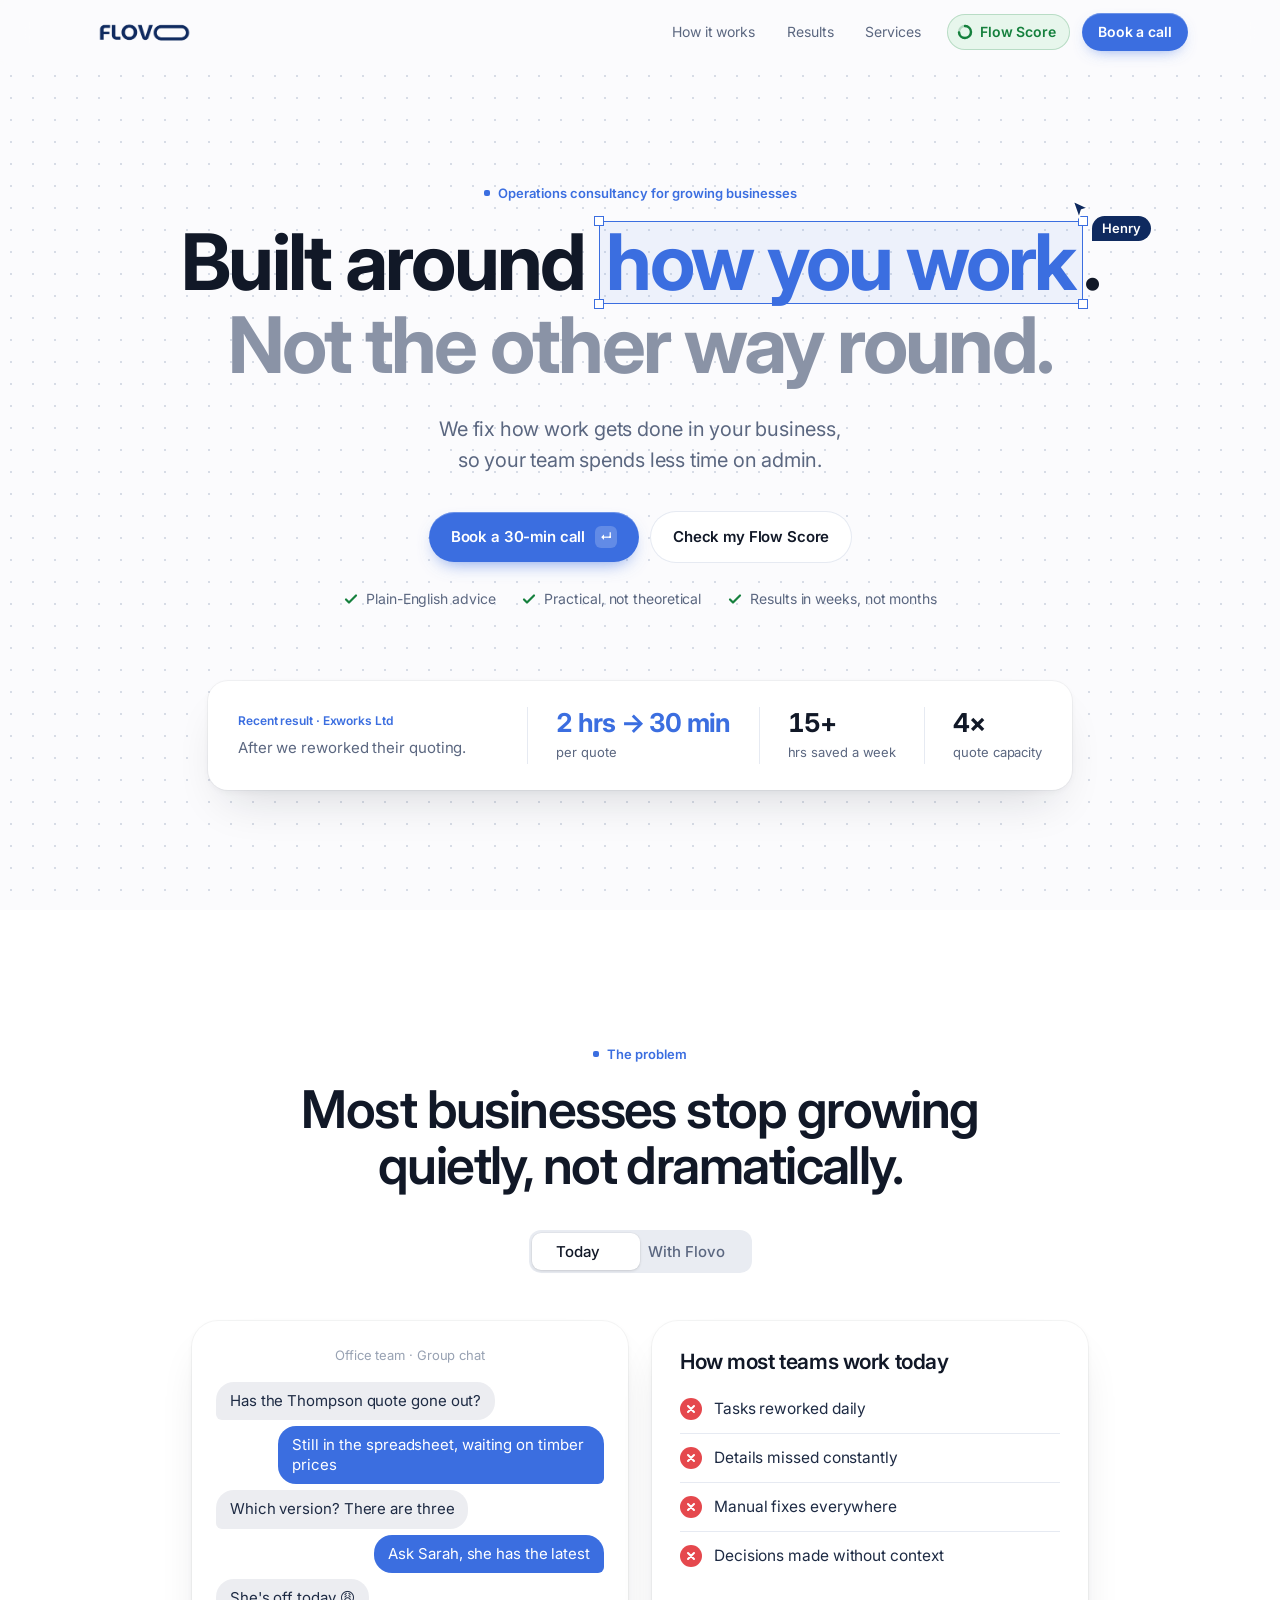
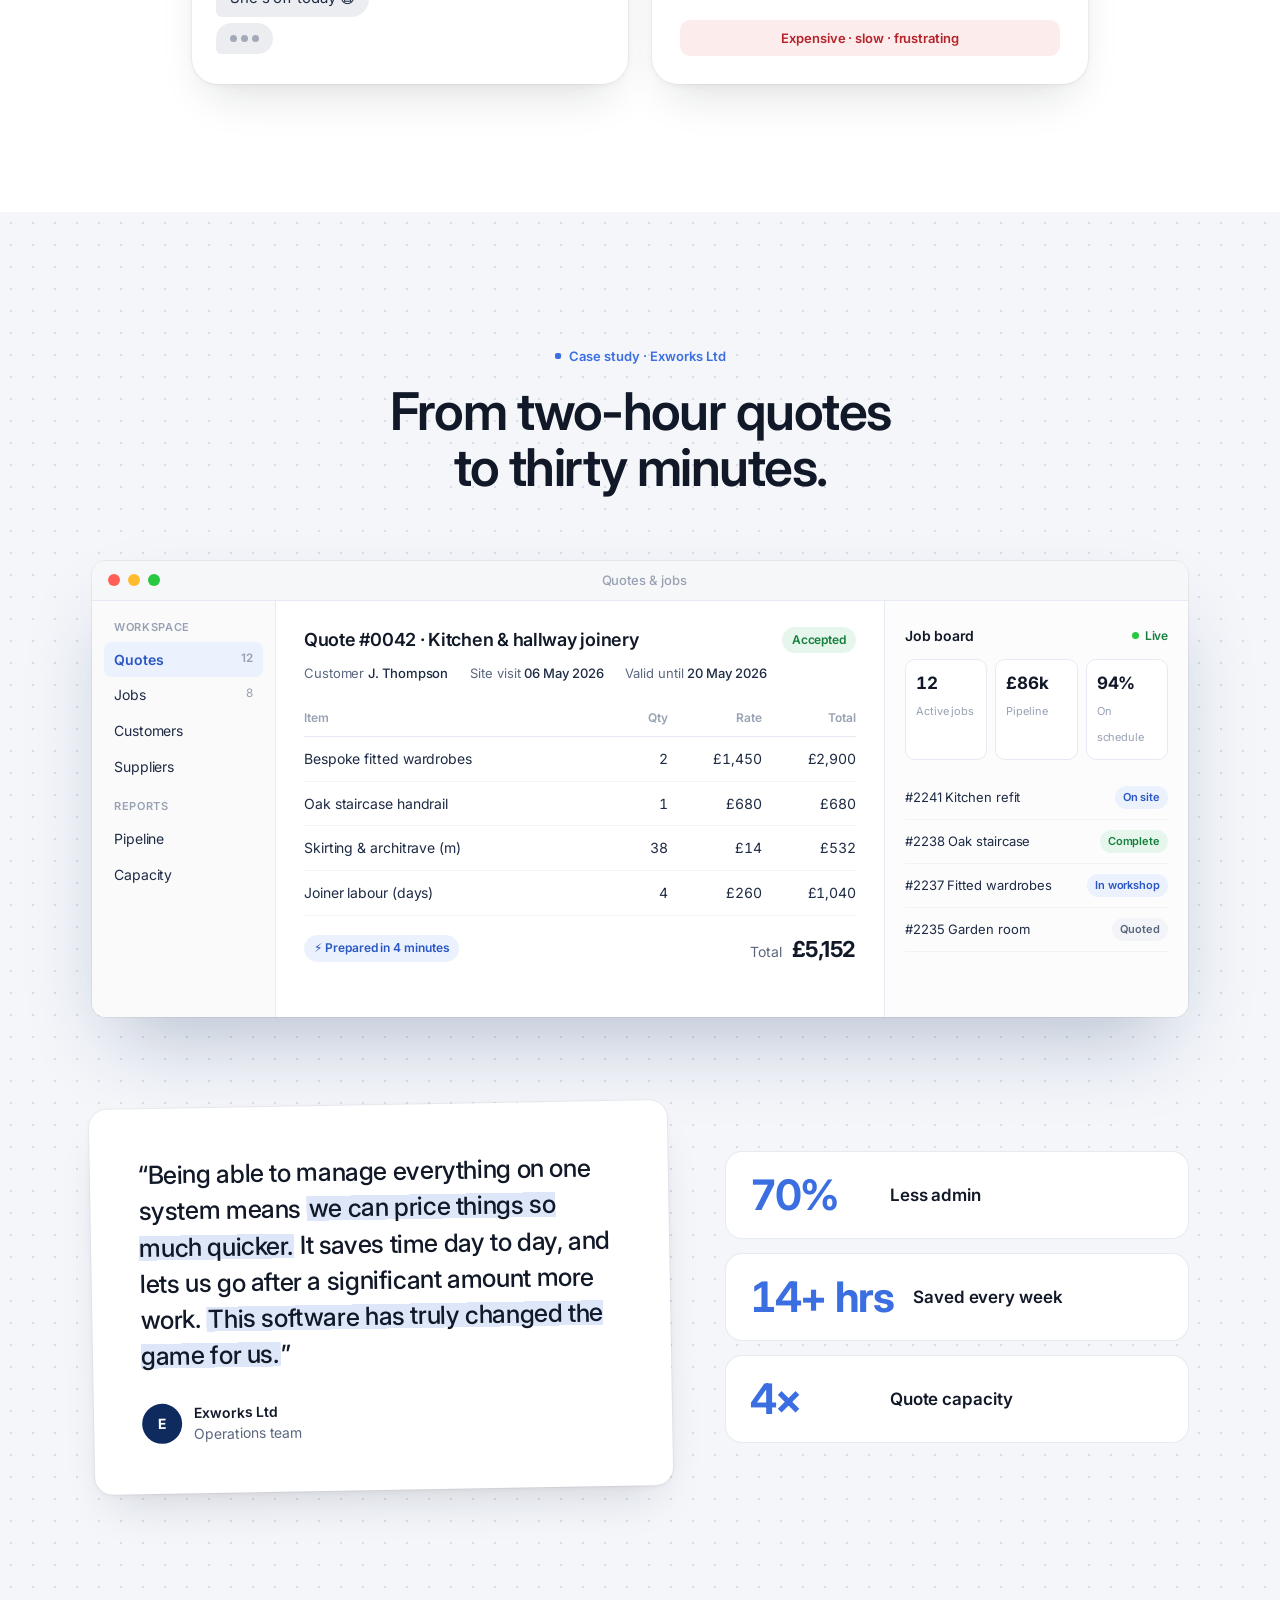
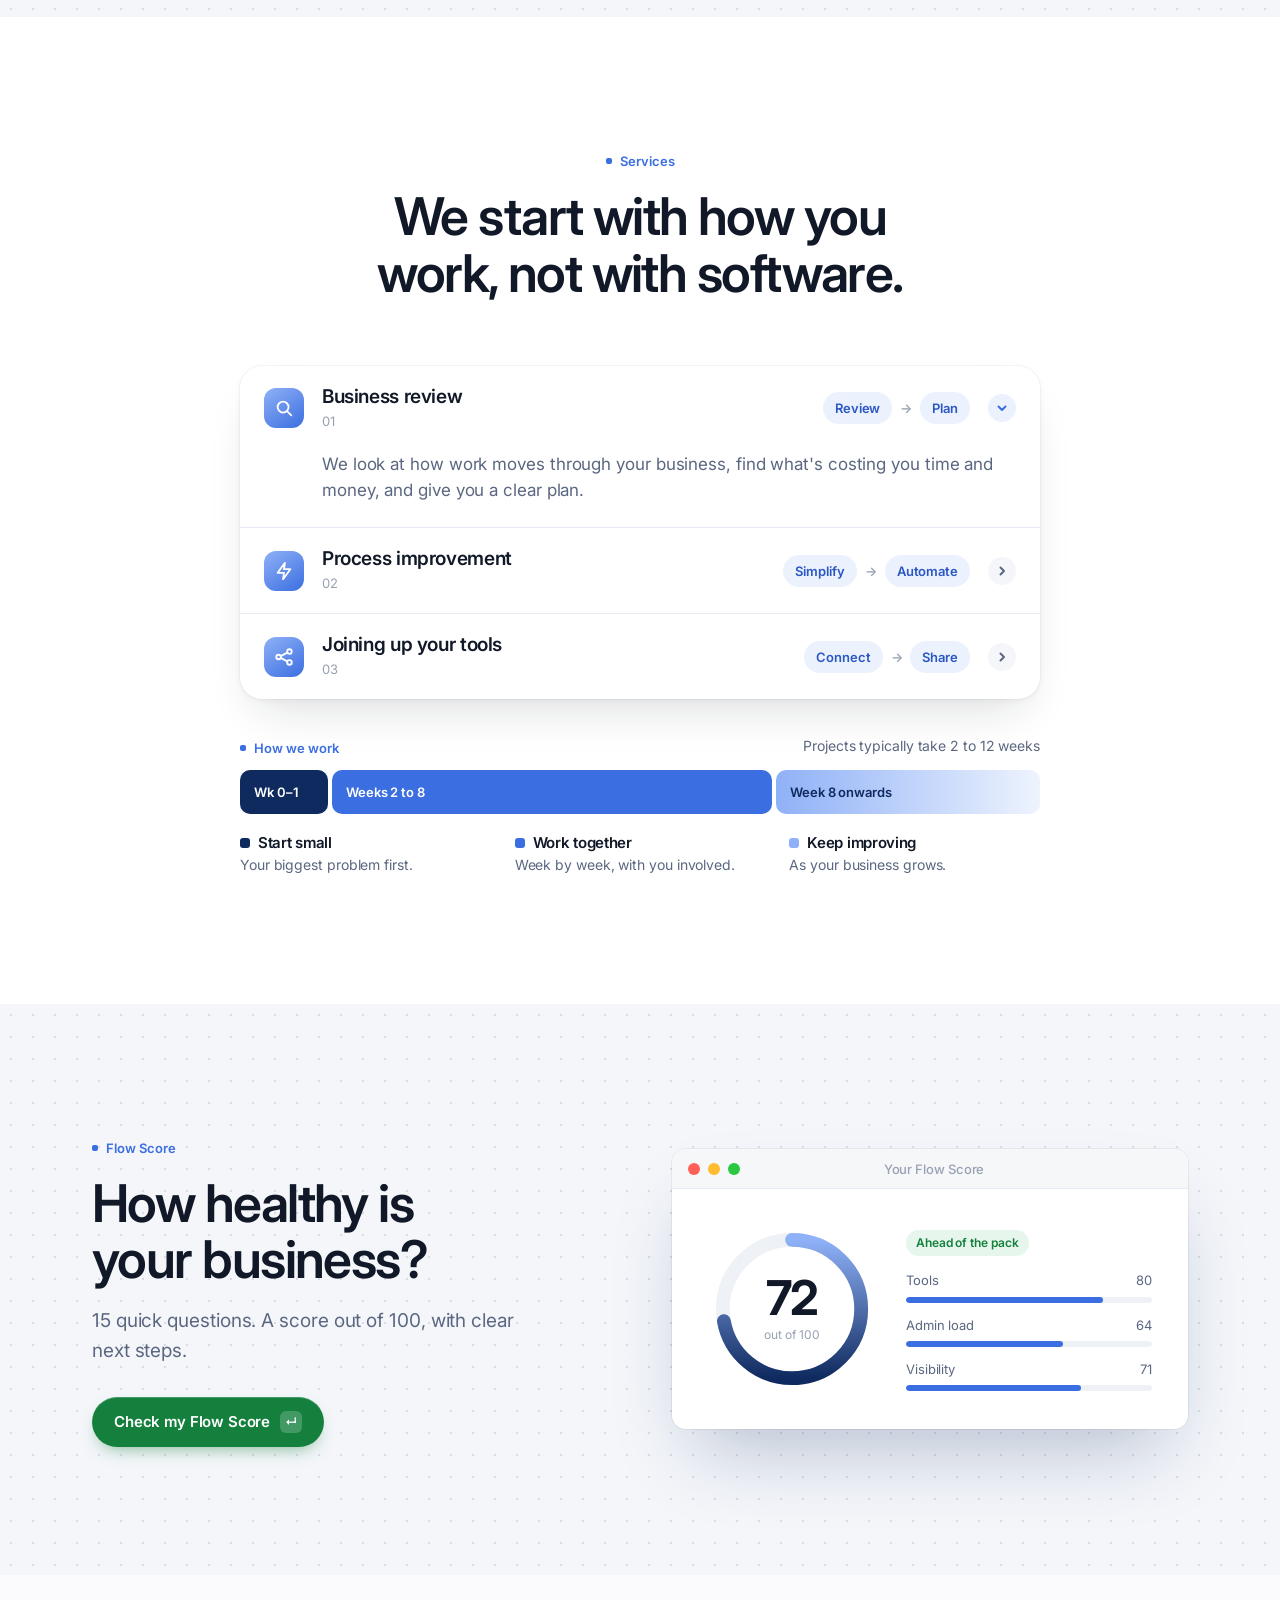
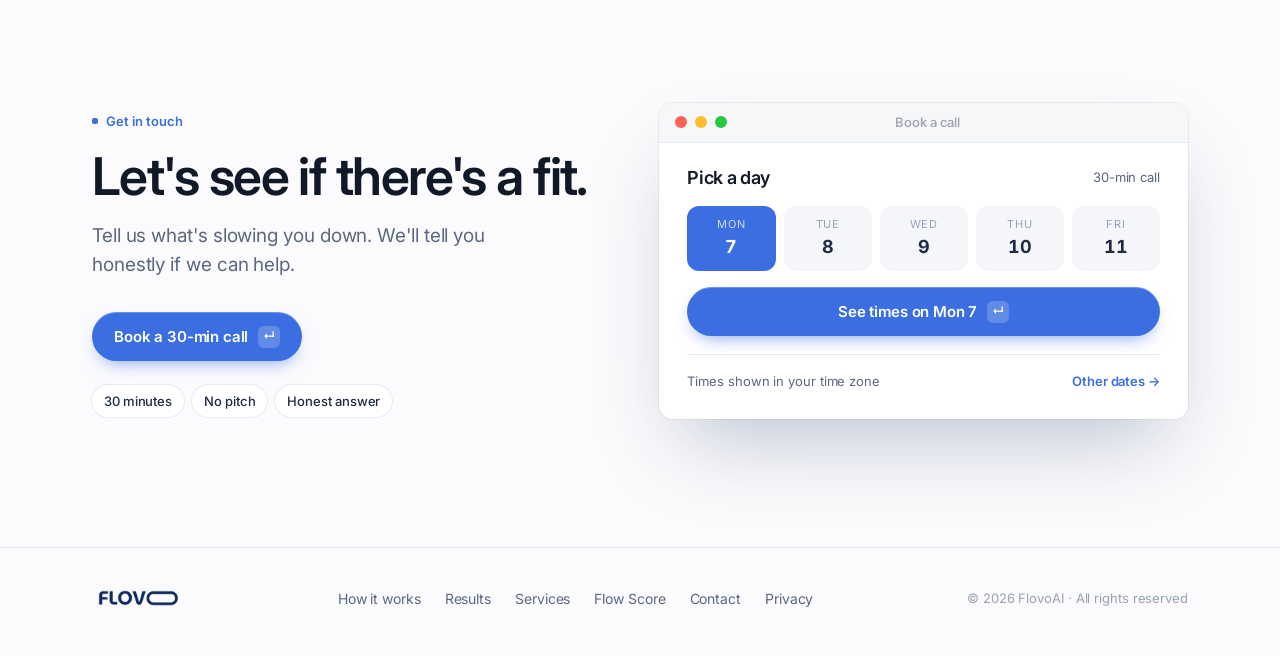
<file: index.html>
<!DOCTYPE html>
<html lang="en">
<head>
  <meta charset="UTF-8" />
  <meta name="viewport" content="width=device-width, initial-scale=1.0" />
  <meta name="theme-color" content="#FBFBFD" />
  <meta name="description" content="FlovoAI helps growing businesses find what is slowing them down, redesign the way work flows, and put the right tools in place, so teams spend less time on admin." />
  <title>FlovoAI | Operations Consultancy for Growing Businesses</title>
  <link rel="canonical" href="https://flovoai.com/" />

  <!-- Open Graph -->
  <meta property="og:type" content="website" />
  <meta property="og:url" content="https://flovoai.com/" />
  <meta property="og:title" content="FlovoAI | Operations Consultancy for Growing Businesses" />
  <meta property="og:description" content="FlovoAI helps growing businesses find what is slowing them down, redesign the way work flows, and put the right tools in place, so teams spend less time on admin." />
  <meta property="og:image" content="https://flovoai.com/logo.png" />
  <meta property="og:site_name" content="FlovoAI" />

  <!-- Twitter Card -->
  <meta name="twitter:card" content="summary" />
  <meta name="twitter:title" content="FlovoAI | Operations Consultancy for Growing Businesses" />
  <meta name="twitter:description" content="FlovoAI helps growing businesses find what is slowing them down, redesign the way work flows, and put the right tools in place, so teams spend less time on admin." />
  <meta name="twitter:image" content="https://flovoai.com/logo.png" />

  <!-- JSON-LD structured data -->
  <script type="application/ld+json">
  {
    "@context": "https://schema.org",
    "@type": "ProfessionalService",
    "name": "FlovoAI",
    "url": "https://flovoai.com",
    "logo": "https://flovoai.com/logo.png",
    "description": "FlovoAI helps growing businesses find what is slowing them down, redesign the way work flows, and put the right tools in place, so teams spend less time on admin.",
    "areaServed": "GB",
    "serviceType": ["Operations Consultancy", "Process Improvement", "Business Systems Integration"],
    "contactPoint": {
      "@type": "ContactPoint",
      "contactType": "sales",
      "url": "https://cal.com/flovoai/30min"
    }
  }
  </script>

  <link rel="preconnect" href="https://fonts.googleapis.com" />
  <link rel="preconnect" href="https://fonts.gstatic.com" crossorigin />
  <link href="https://fonts.googleapis.com/css2?family=Inter:opsz,wght@14..32,400..700&display=swap" rel="stylesheet" />
  <link rel="icon" type="image/png" href="faviconv2.png" />
  <link rel="apple-touch-icon" href="faviconv2.png" />
  <link rel="stylesheet" href="home.css" />
  <script>document.documentElement.classList.add('js')</script>
</head>
<body>

  <header class="nav" id="nav">
    <div class="wrap nav-row">
      <a class="brand" href="#top" aria-label="FlovoAI home"><span class="logo" role="img" aria-label="FlovoAI"></span></a>
      <nav class="nav-links" aria-label="Primary">
        <a class="nav-link" href="#how">How it works</a>
        <a class="nav-link" href="#results">Results</a>
        <a class="nav-link" href="#services">Services</a>
        <a class="nav-score" href="/questionnaire"><svg class="nav-score-icon" viewBox="0 0 16 16" aria-hidden="true"><circle cx="8" cy="8" r="6" class="t"/><circle cx="8" cy="8" r="6" class="f"/></svg><span>Flow Score</span></a>
        <a class="nav-cta" href="https://cal.com/flovoai/30min" target="_blank" rel="noopener">Book a call</a>
      </nav>
    </div>
  </header>

  <main id="top">

    <!-- HERO -->
    <section class="hero dots">
      <div class="wrap hero-copy">
        <p class="eyebrow">Operations consultancy for growing businesses</p>
        <h1>Built around <span class="sel"><b></b><b></b><b></b><b></b>how you work<span class="cursor" aria-hidden="true"><svg width="18" height="20" viewBox="0 0 18 20"><path d="M1 1l15 7-6.5 2L7 18z" fill="#0F2A5F" stroke="#fff" stroke-width="1.5" stroke-linejoin="round"/></svg><span>Henry</span></span></span>.<br><span class="h1-soft">Not the other way round.</span></h1>
        <p class="hero-sub">We fix how work gets done in your business, so your team spends less time on admin.</p>
        <div class="hero-cta">
          <a class="btn btn-primary" href="https://cal.com/flovoai/30min" target="_blank" rel="noopener">Book a 30-min call <span class="btn-arrow" aria-hidden="true">↵</span></a>
          <a class="btn btn-ghost" href="/questionnaire">Check my Flow Score</a>
        </div>
        <ul class="hero-trust">
          <li>Plain-English advice</li>
          <li>Practical, not theoretical</li>
          <li>Results in weeks, not months</li>
        </ul>
      </div>
      <div class="wrap">
        <aside class="hero-card" aria-label="Recent result">
          <div class="hero-card-intro">
            <div class="hero-card-label">Recent result · Exworks Ltd</div>
            <p>After we reworked their quoting.</p>
          </div>
          <div class="hero-card-figs">
            <div class="fig fig-main"><strong><span class="n" data-target="2" data-delay="700">2</span> hrs → <span class="n" data-target="30" data-delay="700">30</span> min</strong><span>per quote</span></div>
            <div class="fig"><strong><span class="n" data-target="15" data-delay="700">15</span>+</strong><span>hrs saved a week</span></div>
            <div class="fig"><strong><span class="n" data-target="4" data-delay="700">4</span>×</strong><span>quote capacity</span></div>
          </div>
        </aside>
      </div>
    </section>

    <!-- PROBLEM + BEFORE / AFTER -->
    <section id="how" class="sec sec-compare white">
      <div class="wrap">
        <div class="sec-head">
          <div class="kicker">The problem</div>
          <h2>Most businesses stop growing quietly, not dramatically.</h2>
        </div>
        <div class="seg" id="seg" data-view="before" role="group" aria-label="Compare how teams work">
          <span class="seg-thumb" aria-hidden="true"></span>
          <button type="button" data-view="before" aria-pressed="true" aria-controls="pane-before">Today</button>
          <button type="button" data-view="after" aria-pressed="false" aria-controls="pane-after">With Flovo</button>
        </div>
        <div class="panes">
          <div class="pane" id="pane-before">
            <div class="chat" aria-label="Example group chat today">
              <div class="chat-head">Office team · Group chat</div>
              <div class="bub bub-them">Has the Thompson quote gone out?</div>
              <div class="bub bub-me">Still in the spreadsheet, waiting on timber prices</div>
              <div class="bub bub-them">Which version? There are three</div>
              <div class="bub bub-me">Ask Sarah, she has the latest</div>
              <div class="bub bub-them">She's off today 😩</div>
              <div class="bub bub-them bub-typing" aria-hidden="true"><i></i><i></i><i></i></div>
            </div>
            <div class="checklist">
              <h3>How most teams work today</h3>
              <ul>
                <li><span class="tick tick-bad" aria-hidden="true"><svg viewBox="0 0 12 12" fill="none" stroke="currentColor" stroke-width="2" stroke-linecap="round"><path d="M3 3l6 6M9 3l-6 6"/></svg></span>Tasks reworked daily</li>
                <li><span class="tick tick-bad" aria-hidden="true"><svg viewBox="0 0 12 12" fill="none" stroke="currentColor" stroke-width="2" stroke-linecap="round"><path d="M3 3l6 6M9 3l-6 6"/></svg></span>Details missed constantly</li>
                <li><span class="tick tick-bad" aria-hidden="true"><svg viewBox="0 0 12 12" fill="none" stroke="currentColor" stroke-width="2" stroke-linecap="round"><path d="M3 3l6 6M9 3l-6 6"/></svg></span>Manual fixes everywhere</li>
                <li><span class="tick tick-bad" aria-hidden="true"><svg viewBox="0 0 12 12" fill="none" stroke="currentColor" stroke-width="2" stroke-linecap="round"><path d="M3 3l6 6M9 3l-6 6"/></svg></span>Decisions made without context</li>
              </ul>
              <div class="verdict verdict-bad">Expensive · slow · frustrating</div>
            </div>
          </div>
          <div class="pane" id="pane-after" hidden>
            <div class="chat" aria-label="Example team chat with Flovo">
              <div class="chat-head">Office team · Flovo</div>
              <div class="bub bub-them">Has the Thompson quote gone out?</div>
              <div class="bub bub-me">Yes, built in 4 mins. Accepted this morning ✓</div>
              <div class="bub bub-them">Great, is the job booked in?</div>
              <div class="bub bub-me">Already on the board, materials ordered</div>
              <div class="bub bub-them">Perfect 👌</div>
            </div>
            <div class="checklist">
              <h3>How it works with Flovo</h3>
              <ul>
                <li><span class="tick tick-good" aria-hidden="true"><svg viewBox="0 0 12 12" fill="none" stroke="currentColor" stroke-width="2" stroke-linecap="round" stroke-linejoin="round"><path d="M2.5 6.5l2.5 2.5 4.5-5"/></svg></span>Joined-up, automated processes</li>
                <li><span class="tick tick-good" aria-hidden="true"><svg viewBox="0 0 12 12" fill="none" stroke="currentColor" stroke-width="2" stroke-linecap="round" stroke-linejoin="round"><path d="M2.5 6.5l2.5 2.5 4.5-5"/></svg></span>Nothing falls through the cracks</li>
                <li><span class="tick tick-good" aria-hidden="true"><svg viewBox="0 0 12 12" fill="none" stroke="currentColor" stroke-width="2" stroke-linecap="round" stroke-linejoin="round"><path d="M2.5 6.5l2.5 2.5 4.5-5"/></svg></span>Problems caught early</li>
                <li><span class="tick tick-good" aria-hidden="true"><svg viewBox="0 0 12 12" fill="none" stroke="currentColor" stroke-width="2" stroke-linecap="round" stroke-linejoin="round"><path d="M2.5 6.5l2.5 2.5 4.5-5"/></svg></span>The full picture behind every decision</li>
              </ul>
              <div class="verdict verdict-good">Fast · reliable · ready to scale</div>
            </div>
          </div>
        </div>
      </div>
    </section>

    <!-- RESULTS: EXWORKS -->
    <section id="results" class="sec dots tinted">
      <div class="wrap">
        <div class="sec-head">
          <div class="kicker">Case study · Exworks Ltd</div>
          <h2>From two-hour quotes to thirty minutes.</h2>
        </div>
        <div class="window" style="margin-top:clamp(3rem,6vw,4rem)" role="img" aria-label="Example: a joinery quote built in four minutes, next to a live job board">
          <div class="titlebar"><i></i><i></i><i></i><em>Quotes &amp; jobs</em></div>
          <div class="app" aria-hidden="true">
            <div class="app-side">
              <p>Workspace</p>
              <span class="on">Quotes <small>12</small></span><span>Jobs <small>8</small></span><span>Customers</span><span>Suppliers</span>
              <p>Reports</p>
              <span>Pipeline</span><span>Capacity</span>
            </div>
            <div class="app-main">
              <div class="quote-head"><h3>Quote #0042 · Kitchen &amp; hallway joinery</h3><span class="pill pill-green">Accepted</span></div>
              <div class="quote-meta"><span>Customer <b>J. Thompson</b></span><span>Site visit <b>06 May 2026</b></span><span>Valid until <b>20 May 2026</b></span></div>
              <table>
                <tr><th>Item</th><th>Qty</th><th>Rate</th><th>Total</th></tr>
                <tr><td>Bespoke fitted wardrobes</td><td>2</td><td>£1,450</td><td>£2,900</td></tr>
                <tr><td>Oak staircase handrail</td><td>1</td><td>£680</td><td>£680</td></tr>
                <tr><td>Skirting &amp; architrave (m)</td><td>38</td><td>£14</td><td>£532</td></tr>
                <tr><td>Joiner labour (days)</td><td>4</td><td>£260</td><td>£1,040</td></tr>
              </table>
              <div class="quote-total"><span class="pill">⚡ Prepared in 4 minutes</span><span>Total <b>£5,152</b></span></div>
            </div>
            <div class="app-board">
              <h4>Job board <span class="live">Live</span></h4>
              <div class="kpis"><div><b>12</b><small>Active jobs</small></div><div><b>£86k</b><small>Pipeline</small></div><div><b>94%</b><small>On schedule</small></div></div>
              <div class="job"><span>#2241 Kitchen refit</span><span class="pill">On site</span></div>
              <div class="job"><span>#2238 Oak staircase</span><span class="pill pill-green">Complete</span></div>
              <div class="job"><span>#2237 Fitted wardrobes</span><span class="pill">In workshop</span></div>
              <div class="job"><span>#2235 Garden room</span><span class="pill pill-grey">Quoted</span></div>
            </div>
          </div>
        </div>
        <div class="case-grid">
          <figure class="quote-card">
            <blockquote>“Being able to manage everything on one system means <mark>we can price things so much quicker.</mark> It saves time day to day, and lets us go after a significant amount more work. <mark>This software has truly changed the game for us.</mark>”</blockquote>
            <figcaption class="quote-by"><i aria-hidden="true">E</i><span><b>Exworks Ltd</b>Operations team</span></figcaption>
          </figure>
          <div class="stats">
            <div class="stat"><b><span data-target="75">75</span>%</b><div><strong>Less admin</strong></div></div>
            <div class="stat"><b><span data-target="15">15</span>+ hrs</b><div><strong>Saved every week</strong></div></div>
            <div class="stat"><b><span data-target="4">4</span>×</b><div><strong>Quote capacity</strong></div></div>
          </div>
        </div>
      </div>
    </section>

    <!-- SERVICES + HOW WE WORK -->
    <section id="services" class="sec white">
      <div class="wrap">
        <div class="sec-head">
          <div class="kicker">Services</div>
          <h2>We start with how you work, not with software.</h2>
        </div>
        <div class="svc-list">
          <details class="svc-item" open>
            <summary><span class="svc-icon" aria-hidden="true"><svg viewBox="0 0 22 22" fill="none" stroke="currentColor" stroke-width="2" stroke-linecap="round"><circle cx="10" cy="10" r="6"/><path d="M15 15l4 4"/></svg></span><span><h3>Business review</h3><span class="svc-num">01</span></span><span class="svc-flow" aria-hidden="true"><span>Review</span><i aria-hidden="true">→</i><span>Plan</span></span><span class="svc-chev" aria-hidden="true"><svg viewBox="0 0 12 12" fill="none" stroke="currentColor" stroke-width="2" stroke-linecap="round" stroke-linejoin="round"><path d="M4.5 2.5L8 6l-3.5 3.5"/></svg></span></summary>
            <div class="svc-body"><p>We look at how work moves through your business, find what's costing you time and money, and give you a clear plan.</p><span class="svc-flow"><span>Review</span><i aria-hidden="true">→</i><span>Plan</span></span></div>
          </details>
          <details class="svc-item">
            <summary><span class="svc-icon" aria-hidden="true"><svg viewBox="0 0 22 22" fill="none" stroke="currentColor" stroke-width="2" stroke-linejoin="round"><path d="M12 2L4 13h7l-1 7 8-11h-7z"/></svg></span><span><h3>Process improvement</h3><span class="svc-num">02</span></span><span class="svc-flow" aria-hidden="true"><span>Simplify</span><i aria-hidden="true">→</i><span>Automate</span></span><span class="svc-chev" aria-hidden="true"><svg viewBox="0 0 12 12" fill="none" stroke="currentColor" stroke-width="2" stroke-linecap="round" stroke-linejoin="round"><path d="M4.5 2.5L8 6l-3.5 3.5"/></svg></span></summary>
            <div class="svc-body"><p>We simplify slow, repetitive tasks and automate the ones that don't need a person, built around how your team works.</p><span class="svc-flow"><span>Simplify</span><i aria-hidden="true">→</i><span>Automate</span></span></div>
          </details>
          <details class="svc-item">
            <summary><span class="svc-icon" aria-hidden="true"><svg viewBox="0 0 22 22" fill="none" stroke="currentColor" stroke-width="2"><circle cx="5" cy="11" r="2.5"/><circle cx="17" cy="5" r="2.5"/><circle cx="17" cy="17" r="2.5"/><path d="M7.3 10l7.4-3.8M7.3 12l7.4 3.8"/></svg></span><span><h3>Joining up your tools</h3><span class="svc-num">03</span></span><span class="svc-flow" aria-hidden="true"><span>Connect</span><i aria-hidden="true">→</i><span>Share</span></span><span class="svc-chev" aria-hidden="true"><svg viewBox="0 0 12 12" fill="none" stroke="currentColor" stroke-width="2" stroke-linecap="round" stroke-linejoin="round"><path d="M4.5 2.5L8 6l-3.5 3.5"/></svg></span></summary>
            <div class="svc-body"><p>We link the tools you already use so everyone sees the same information, with no typing things in twice.</p><span class="svc-flow"><span>Connect</span><i aria-hidden="true">→</i><span>Share</span></span></div>
          </details>
        </div>
        <div class="timeline">
          <div class="timeline-head"><span class="kicker">How we work</span><span>Projects typically take 2 to 12 weeks</span></div>
          <div class="timeline-bar" aria-hidden="true"><span><b>Wk 0–1</b><i>0–1</i></span><span><b>Weeks 2 to 8</b><i>Weeks 2–8</i></span><span><b>Week 8 onwards</b><i>8+</i></span></div>
          <ol class="timeline-steps">
            <li style="--c:var(--navy)"><h3>Start small</h3>Your biggest problem first.</li>
            <li style="--c:var(--blue)"><h3>Work together</h3>Week by week, with you involved.</li>
            <li style="--c:var(--sky)"><h3>Keep improving</h3>As your business grows.</li>
          </ol>
        </div>
      </div>
    </section>

    <!-- FLOW SCORE -->
    <section class="sec dots tinted">
      <div class="wrap flow-tile">
        <div class="flow-copy">
          <div class="kicker">Flow Score</div>
          <h2>How healthy is your business?</h2>
          <p>15 quick questions. A score out of 100, with clear next steps.</p>
          <a class="btn btn-green" href="/questionnaire">Check my Flow Score <span class="btn-arrow" aria-hidden="true">↵</span></a>
        </div>
        <div class="window flow-window" aria-hidden="true">
          <div class="titlebar"><i></i><i></i><i></i><em>Your Flow Score</em></div>
          <div class="score-body">
            <div class="flow-visual">
              <svg viewBox="0 0 170 170"><defs><linearGradient id="fvGrad"><stop offset="0" stop-color="#0F2A5F"/><stop offset="1" stop-color="#8FB1F7"/></linearGradient></defs><circle class="fv-track" cx="85" cy="85" r="70"/><circle class="fv-fill" cx="85" cy="85" r="70"/></svg>
              <div class="fv-center"><strong>72</strong><span>out of 100</span></div>
            </div>
            <div class="score-bars">
              <span class="fv-chip">Ahead of the pack</span>
              <p><span>Tools</span><span>80</span></p><div class="bar"><i style="width:80%"></i></div>
              <p><span>Admin load</span><span>64</span></p><div class="bar"><i style="width:64%"></i></div>
              <p><span>Visibility</span><span>71</span></p><div class="bar"><i style="width:71%"></i></div>
            </div>
          </div>
        </div>
      </div>
    </section>

    <!-- CONTACT -->
    <section id="contact" class="sec">
      <div class="wrap book">
        <div class="book-copy">
          <div class="kicker">Get in touch</div>
          <h2>Let's see if there's a fit.</h2>
          <p>Tell us what's slowing you down. We'll tell you honestly if we can help.</p>
          <a class="btn btn-primary" href="https://cal.com/flovoai/30min" target="_blank" rel="noopener">Book a 30-min call <span class="btn-arrow" aria-hidden="true">↵</span></a>
          <ul class="book-facts"><li>30 minutes</li><li>No pitch</li><li>Honest answer</li></ul>
        </div>
        <div class="window book-window">
          <div class="titlebar" aria-hidden="true"><i></i><i></i><i></i><em>Book a call</em></div>
          <div class="cal">
            <div class="cal-head"><h3>Pick a day</h3><span>30-min call</span></div>
            <div class="cal-days" id="calDays" role="group" aria-label="Choose a day for your call"></div>
            <a class="btn btn-primary cal-go" id="calGo" href="https://cal.com/flovoai/30min" target="_blank" rel="noopener">See available times <span class="btn-arrow" aria-hidden="true">↵</span></a>
            <div class="cal-foot"><span>Times shown in your time zone</span><a href="https://cal.com/flovoai/30min" target="_blank" rel="noopener">Other dates →</a></div>
          </div>
        </div>
      </div>
    </section>
  </main>

  <footer class="footer">
    <div class="wrap footer-row">
      <span class="logo" role="img" aria-label="FlovoAI"></span>
      <div class="footer-links"><a href="#how">How it works</a><a href="#results">Results</a><a href="#services">Services</a><a href="/questionnaire">Flow Score</a><a href="#contact">Contact</a><a href="/privacy">Privacy</a></div>
      <div class="footer-meta">© 2026 FlovoAI · All rights reserved</div>
    </div>
  </footer>

  <script src="script.js"></script>
</body>
</html>
</file>
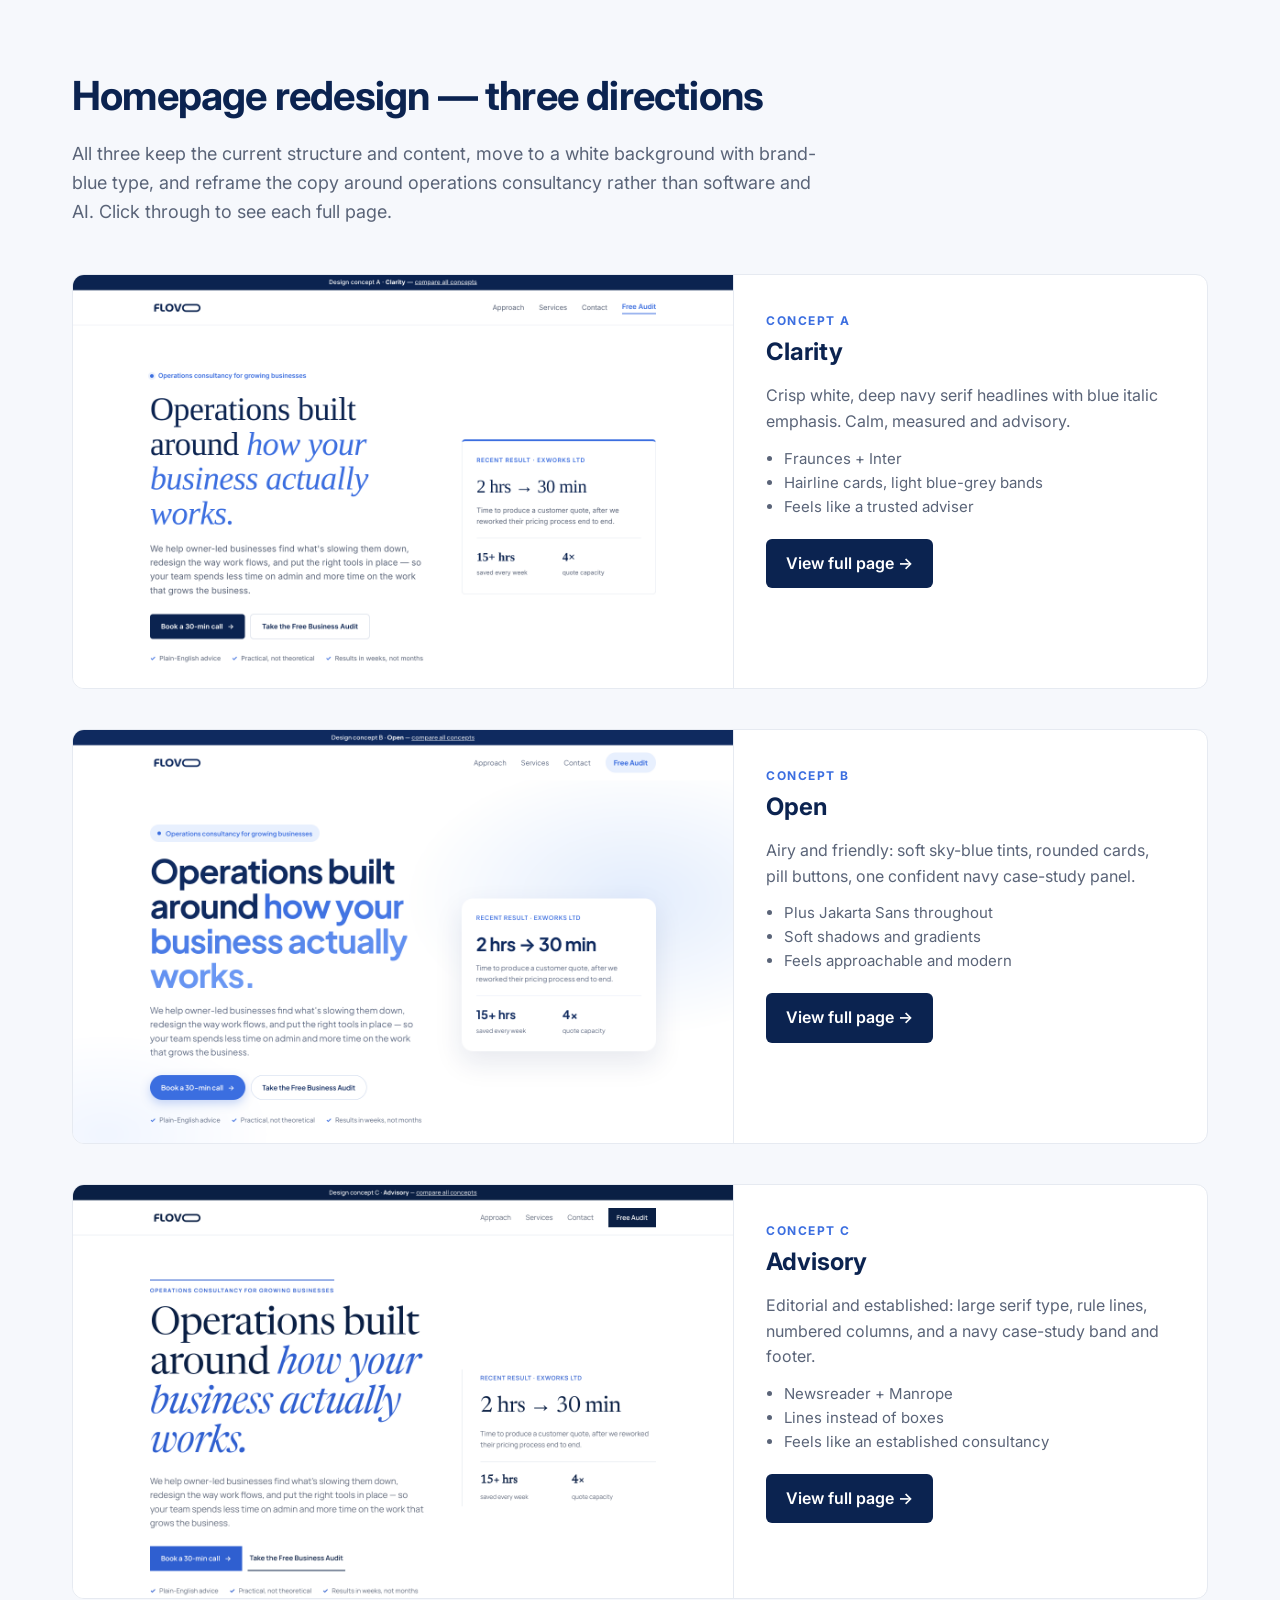
<file: concepts/index.html>
<!DOCTYPE html>
<html lang="en"><head><meta charset="UTF-8"><meta name="viewport" content="width=device-width,initial-scale=1">
<meta name="robots" content="noindex"><title>FlovoAI — Redesign concepts</title>
<link rel="icon" href="../faviconv2.png">
<link href="https://fonts.googleapis.com/css2?family=Inter:wght@400;500;600;700&display=swap" rel="stylesheet">
<style>
*{box-sizing:border-box;margin:0;padding:0}
body{font-family:Inter,system-ui,sans-serif;background:#F6F8FC;color:#1F2A3D;line-height:1.6}
.wrap{max-width:1200px;margin:0 auto;padding:64px 32px}
h1{color:#0B2350;font-size:40px;letter-spacing:-.02em}
.intro{max-width:760px;color:#5A6478;margin:12px 0 48px;font-size:18px}
.grid{display:grid;gap:40px}
.c{background:#fff;border:1px solid #E6EAF1;border-radius:12px;overflow:hidden;display:grid;grid-template-columns:1.4fr 1fr}
.c img{width:100%;display:block;border-right:1px solid #E6EAF1}
.c div{padding:32px}
.c h2{color:#0B2350;font-size:24px}
.c .tag{font-size:12px;font-weight:700;letter-spacing:.12em;text-transform:uppercase;color:#3B6EE0}
.c p{color:#5A6478;margin:12px 0}
.c ul{padding-left:18px;color:#5A6478;font-size:15px}
.c a{display:inline-block;margin-top:20px;background:#0B2350;color:#fff;padding:12px 20px;border-radius:6px;font-weight:600;text-decoration:none}
@media(max-width:900px){.c{grid-template-columns:1fr}}
</style></head><body><div class="wrap">
<h1>Homepage redesign — three directions</h1>
<p class="intro">All three keep the current structure and content, move to a white background with brand-blue type, and reframe the copy around operations consultancy rather than software and AI. Click through to see each full page.</p>
<div class="grid">
<section class="c"><img src="preview-a.png" alt="Concept A preview"><div><span class="tag">Concept A</span><h2>Clarity</h2>
<p>Crisp white, deep navy serif headlines with blue italic emphasis. Calm, measured and advisory.</p>
<ul><li>Fraunces + Inter</li><li>Hairline cards, light blue-grey bands</li><li>Feels like a trusted adviser</li></ul>
<a href="concept-a.html">View full page →</a></div></section>
<section class="c"><img src="preview-b.png" alt="Concept B preview"><div><span class="tag">Concept B</span><h2>Open</h2>
<p>Airy and friendly: soft sky-blue tints, rounded cards, pill buttons, one confident navy case-study panel.</p>
<ul><li>Plus Jakarta Sans throughout</li><li>Soft shadows and gradients</li><li>Feels approachable and modern</li></ul>
<a href="concept-b.html">View full page →</a></div></section>
<section class="c"><img src="preview-c.png" alt="Concept C preview"><div><span class="tag">Concept C</span><h2>Advisory</h2>
<p>Editorial and established: large serif type, rule lines, numbered columns, and a navy case-study band and footer.</p>
<ul><li>Newsreader + Manrope</li><li>Lines instead of boxes</li><li>Feels like an established consultancy</li></ul>
<a href="concept-c.html">View full page →</a></div></section>
</div></div></body></html>
</file>
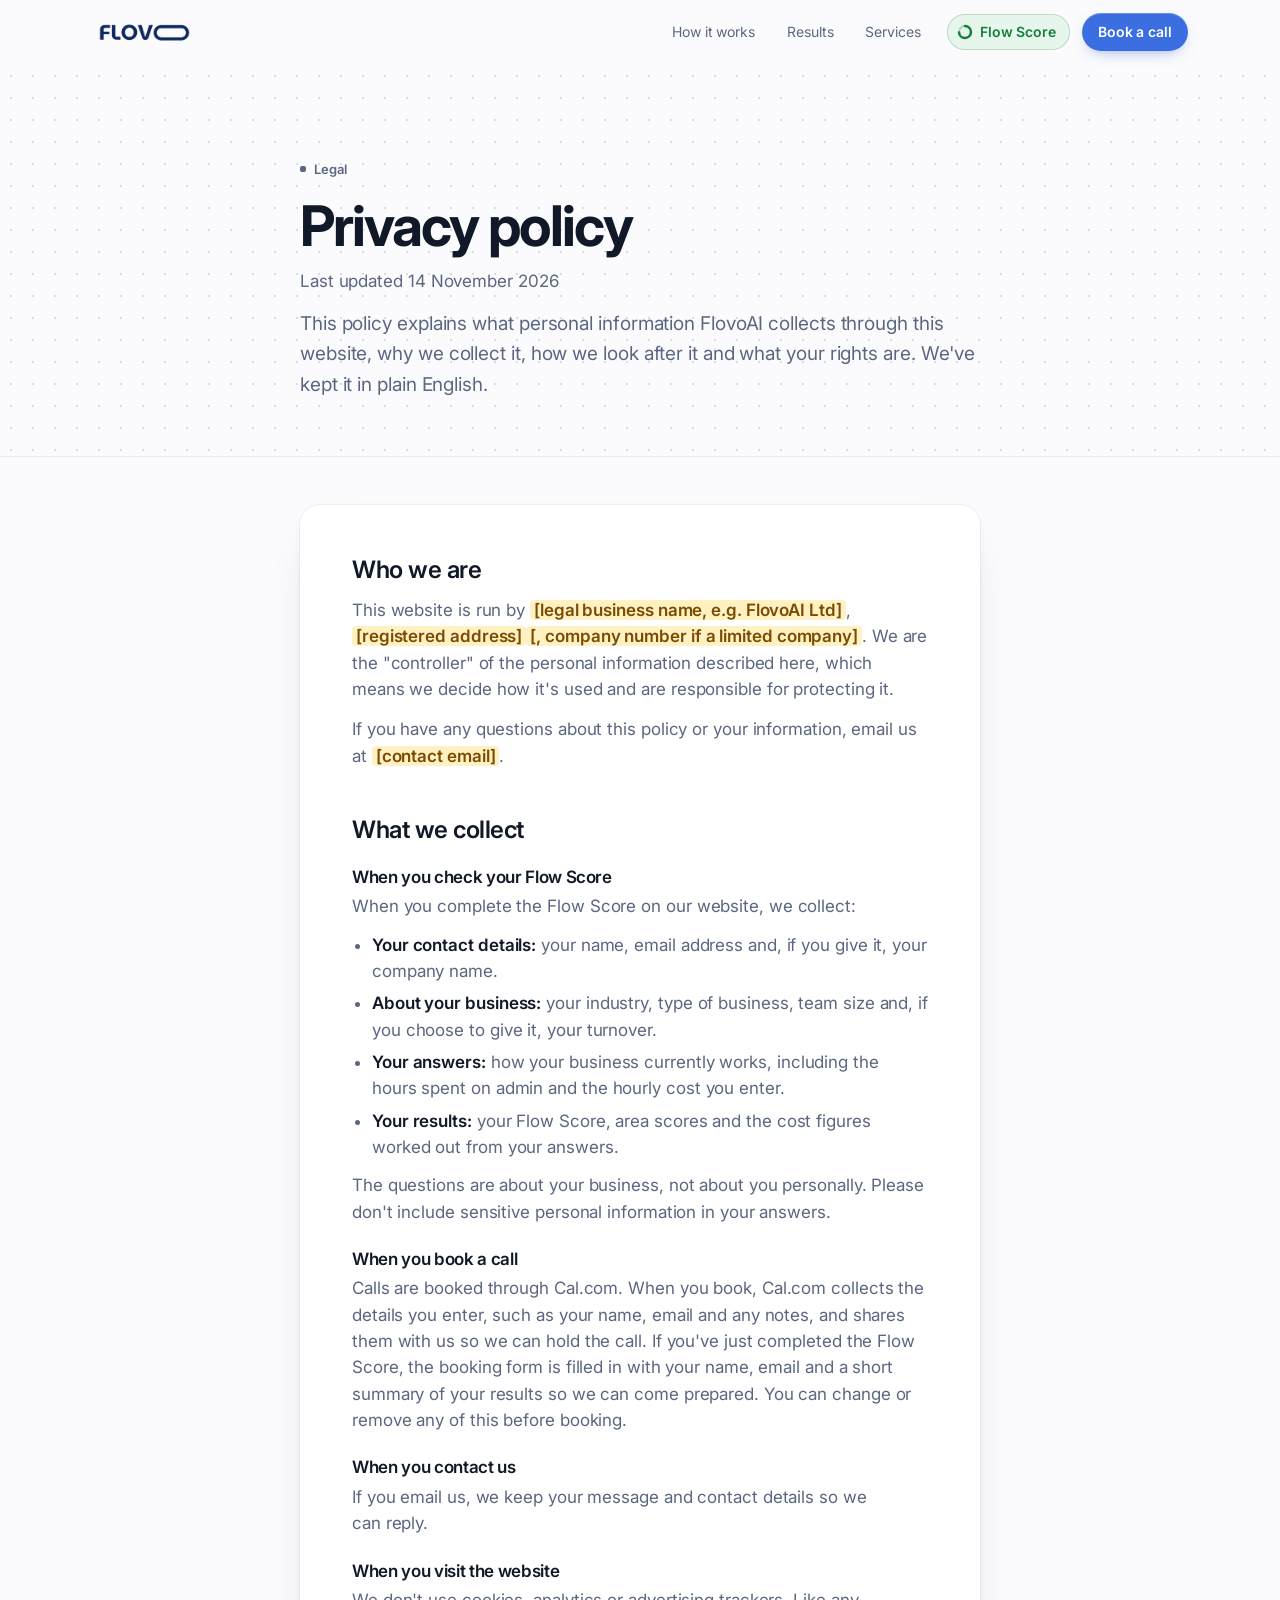
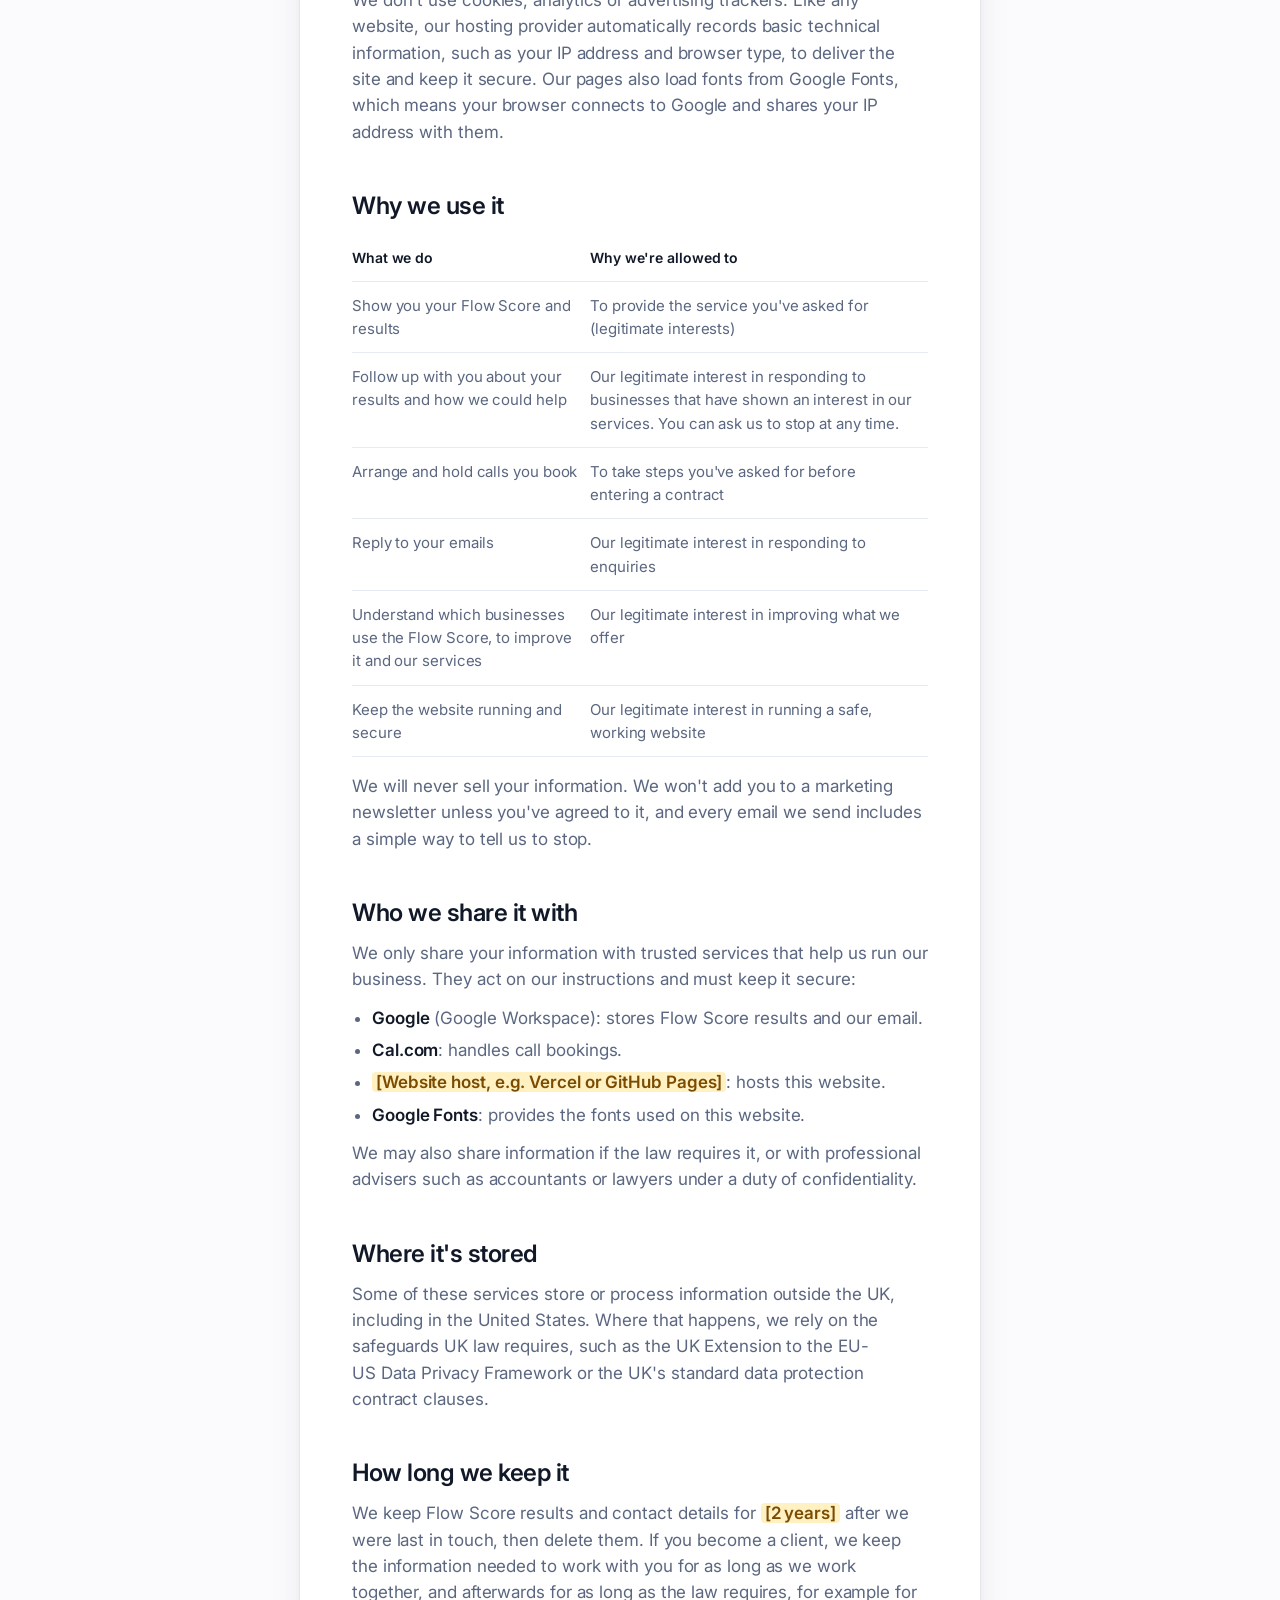
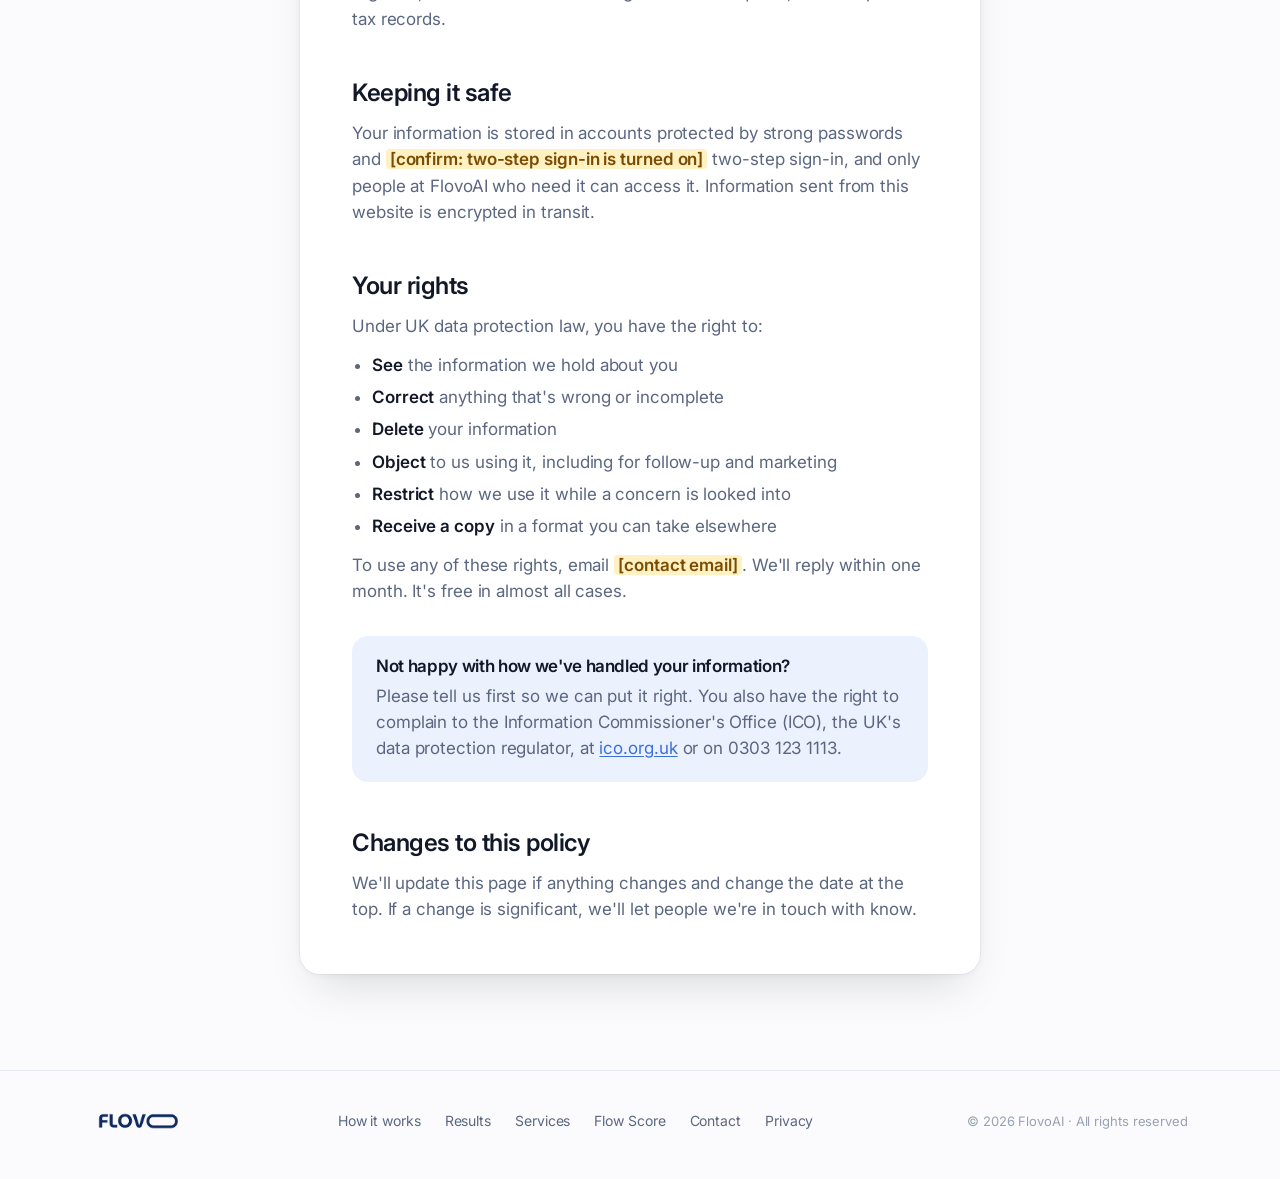
<file: privacy.html>
<!DOCTYPE html>
<html lang="en">
<head>
  <meta charset="UTF-8" />
  <meta name="viewport" content="width=device-width, initial-scale=1.0" />
  <meta name="theme-color" content="#ffffff" />
  <meta name="description" content="How FlovoAI collects, uses and protects your personal information." />
  <title>Privacy policy | FlovoAI</title>
  <link rel="canonical" href="https://flovoai.com/privacy" />
  <link rel="preconnect" href="https://fonts.googleapis.com" />
  <link rel="preconnect" href="https://fonts.gstatic.com" crossorigin />
  <link href="https://fonts.googleapis.com/css2?family=Inter:opsz,wght@14..32,400..700&display=swap" rel="stylesheet" />
  <link rel="icon" type="image/png" href="faviconv2.png" />
  <link rel="apple-touch-icon" href="faviconv2.png" />
  <link rel="stylesheet" href="home.css" />
  <style>
    .policy { padding: 0 0 clamp(4rem, 8vw, 6rem); }
    .policy .wrap { max-width: 46rem; }
    .policy-hero { padding: clamp(3.5rem, 8vw, 5.5rem) 0 clamp(2.5rem, 5vw, 3.5rem); margin-bottom: clamp(2rem, 4vw, 3rem); border-bottom: 1px solid var(--line); }
    .policy-doc { background: #fff; border-radius: 1.25rem; box-shadow: var(--shadow-md); padding: clamp(1.75rem, 5vw, 3.25rem); }
    .policy-doc > h2:first-child { margin-top: 0; }
    .policy h1 { font-size: clamp(2.5rem, 5vw, 3.5rem); }
    .policy-updated { color: var(--text-soft); margin-top: .75rem; }
    .policy-intro { font-size: 1.1875rem; line-height: 1.6; color: var(--text); margin-top: 2rem; }
    .policy h2 { font-size: 1.5rem; letter-spacing: -0.02em; color: var(--ink); margin: 3rem 0 .875rem; }
    .policy h3 { font-size: 1.0625rem; margin: 1.5rem 0 .375rem; }
    .policy p, .policy li { color: var(--text-soft); }
    .policy p + p { margin-top: .875rem; }
    .policy ul { list-style: disc; padding-left: 1.25rem; margin: .75rem 0; }
    .policy li + li { margin-top: .375rem; }
    .policy strong { color: var(--ink); font-weight: 600; }
    .policy a:not(.btn) { color: var(--blue); text-decoration: underline; text-underline-offset: 2px; }
    .policy table { width: 100%; border-collapse: collapse; margin: 1rem 0; font-size: .9375rem; }
    .policy th, .policy td { text-align: left; vertical-align: top; padding: .75rem .75rem .75rem 0; border-bottom: 1px solid var(--line); color: var(--text-soft); }
    .policy th { color: var(--ink); font-weight: 600; font-size: .875rem; }
    .policy-box { margin-top: 2rem; padding: 1.25rem 1.5rem; border-radius: 1rem; background: var(--blue-soft); }
    /* Details still to be confirmed by FlovoAI before going live */
    .todo { background: #FFF1C2; color: #7A4B00; padding: 0 .25rem; border-radius: .25rem; font-weight: 600; }
    @media (max-width: 600px) { .policy table, .policy thead, .policy tbody, .policy tr, .policy th, .policy td { display: block; } .policy thead { display: none; } .policy td { border: 0; padding: .25rem 0; } .policy tr { border-bottom: 1px solid var(--line); padding: .75rem 0; } .policy td:first-child { color: var(--ink); font-weight: 600; } }
  </style>
</head>
<body>

  <header class="nav" id="nav">
    <div class="wrap nav-row">
      <a class="brand" href="/" aria-label="FlovoAI home"><span class="logo" role="img" aria-label="FlovoAI"></span></a>
      <nav class="nav-links" aria-label="Primary">
        <a class="nav-link" href="/#how">How it works</a>
        <a class="nav-link" href="/#results">Results</a>
        <a class="nav-link" href="/#services">Services</a>
        <a class="nav-score" href="/questionnaire"><svg class="nav-score-icon" viewBox="0 0 16 16" aria-hidden="true"><circle cx="8" cy="8" r="6" class="t"/><circle cx="8" cy="8" r="6" class="f"/></svg><span>Flow Score</span></a>
        <a class="nav-cta" href="https://cal.com/flovoai/30min" target="_blank" rel="noopener">Book a call</a>
      </nav>
    </div>
  </header>

  <main class="policy" id="top">
    <div class="policy-hero dots">
      <div class="wrap">
        <p class="eyebrow">Legal</p>
        <h1>Privacy policy</h1>
        <p class="policy-updated">Last updated 14 November 2026</p>
        <p class="policy-intro">This policy explains what personal information FlovoAI collects through this website, why we collect it, how we look after it and what your rights are. We've kept it in plain English.</p>
      </div>
    </div>
    <div class="wrap">
      <article class="policy-doc">

      <h2>Who we are</h2>
      <p>This website is run by <span class="todo">[legal business name, e.g. FlovoAI Ltd]</span>, <span class="todo">[registered address]</span><span class="todo">[, company number if a limited company]</span>. We are the "controller" of the personal information described here, which means we decide how it's used and are responsible for protecting it.</p>
      <p>If you have any questions about this policy or your information, email us at <span class="todo">[contact email]</span>.</p>

      <h2>What we collect</h2>

      <h3>When you check your Flow Score</h3>
      <p>When you complete the Flow Score on our website, we collect:</p>
      <ul>
        <li><strong>Your contact details:</strong> your name, email address and, if you give it, your company name.</li>
        <li><strong>About your business:</strong> your industry, type of business, team size and, if you choose to give it, your turnover.</li>
        <li><strong>Your answers:</strong> how your business currently works, including the hours spent on admin and the hourly cost you enter.</li>
        <li><strong>Your results:</strong> your Flow Score, area scores and the cost figures worked out from your answers.</li>
      </ul>
      <p>The questions are about your business, not about you personally. Please don't include sensitive personal information in your answers.</p>

      <h3>When you book a call</h3>
      <p>Calls are booked through Cal.com. When you book, Cal.com collects the details you enter, such as your name, email and any notes, and shares them with us so we can hold the call. If you've just completed the Flow Score, the booking form is filled in with your name, email and a short summary of your results so we can come prepared. You can change or remove any of this before booking.</p>

      <h3>When you contact us</h3>
      <p>If you email us, we keep your message and contact details so we can reply.</p>

      <h3>When you visit the website</h3>
      <p>We don't use cookies, analytics or advertising trackers. Like any website, our hosting provider automatically records basic technical information, such as your IP address and browser type, to deliver the site and keep it secure. Our pages also load fonts from Google Fonts, which means your browser connects to Google and shares your IP address with them.</p>

      <h2>Why we use it</h2>
      <table>
        <thead><tr><th>What we do</th><th>Why we're allowed to</th></tr></thead>
        <tbody>
          <tr><td>Show you your Flow Score and results</td><td>To provide the service you've asked for (legitimate interests)</td></tr>
          <tr><td>Follow up with you about your results and how we could help</td><td>Our legitimate interest in responding to businesses that have shown an interest in our services. You can ask us to stop at any time.</td></tr>
          <tr><td>Arrange and hold calls you book</td><td>To take steps you've asked for before entering a contract</td></tr>
          <tr><td>Reply to your emails</td><td>Our legitimate interest in responding to enquiries</td></tr>
          <tr><td>Understand which businesses use the Flow Score, to improve it and our services</td><td>Our legitimate interest in improving what we offer</td></tr>
          <tr><td>Keep the website running and secure</td><td>Our legitimate interest in running a safe, working website</td></tr>
        </tbody>
      </table>
      <p>We will never sell your information. We won't add you to a marketing newsletter unless you've agreed to it, and every email we send includes a simple way to tell us to stop.</p>

      <h2>Who we share it with</h2>
      <p>We only share your information with trusted services that help us run our business. They act on our instructions and must keep it secure:</p>
      <ul>
        <li><strong>Google</strong> (Google Workspace): stores Flow Score results and our email.</li>
        <li><strong>Cal.com</strong>: handles call bookings.</li>
        <li><strong><span class="todo">[Website host, e.g. Vercel or GitHub Pages]</span></strong>: hosts this website.</li>
        <li><strong>Google Fonts</strong>: provides the fonts used on this website.</li>
      </ul>
      <p>We may also share information if the law requires it, or with professional advisers such as accountants or lawyers under a duty of confidentiality.</p>

      <h2>Where it's stored</h2>
      <p>Some of these services store or process information outside the UK, including in the United States. Where that happens, we rely on the safeguards UK law requires, such as the UK Extension to the EU-US Data Privacy Framework or the UK's standard data protection contract clauses.</p>

      <h2>How long we keep it</h2>
      <p>We keep Flow Score results and contact details for <span class="todo">[2 years]</span> after we were last in touch, then delete them. If you become a client, we keep the information needed to work with you for as long as we work together, and afterwards for as long as the law requires, for example for tax records.</p>

      <h2>Keeping it safe</h2>
      <p>Your information is stored in accounts protected by strong passwords and <span class="todo">[confirm: two-step sign-in is turned on]</span> two-step sign-in, and only people at FlovoAI who need it can access it. Information sent from this website is encrypted in transit.</p>

      <h2>Your rights</h2>
      <p>Under UK data protection law, you have the right to:</p>
      <ul>
        <li><strong>See</strong> the information we hold about you</li>
        <li><strong>Correct</strong> anything that's wrong or incomplete</li>
        <li><strong>Delete</strong> your information</li>
        <li><strong>Object</strong> to us using it, including for follow-up and marketing</li>
        <li><strong>Restrict</strong> how we use it while a concern is looked into</li>
        <li><strong>Receive a copy</strong> in a format you can take elsewhere</li>
      </ul>
      <p>To use any of these rights, email <span class="todo">[contact email]</span>. We'll reply within one month. It's free in almost all cases.</p>

      <div class="policy-box">
        <h3 style="margin-top:0">Not happy with how we've handled your information?</h3>
        <p>Please tell us first so we can put it right. You also have the right to complain to the Information Commissioner's Office (ICO), the UK's data protection regulator, at <a href="https://ico.org.uk/make-a-complaint/" target="_blank" rel="noopener">ico.org.uk</a> or on 0303 123 1113.</p>
      </div>

      <h2>Changes to this policy</h2>
      <p>We'll update this page if anything changes and change the date at the top. If a change is significant, we'll let people we're in touch with know.</p>
      </article>
    </div>
  </main>

  <footer class="footer">
    <div class="wrap footer-row">
      <span class="logo" role="img" aria-label="FlovoAI"></span>
      <div class="footer-links"><a href="/#how">How it works</a><a href="/#results">Results</a><a href="/#services">Services</a><a href="/questionnaire">Flow Score</a><a href="/#contact">Contact</a><a href="/privacy">Privacy</a></div>
      <div class="footer-meta">© 2026 FlovoAI · All rights reserved</div>
    </div>
  </footer>

  <script>
    const navEl = document.getElementById('nav');
    const onScroll = () => navEl.classList.toggle('scrolled', window.scrollY > 8);
    window.addEventListener('scroll', onScroll, { passive: true });
    onScroll();
  </script>
</body>
</html>
</file>
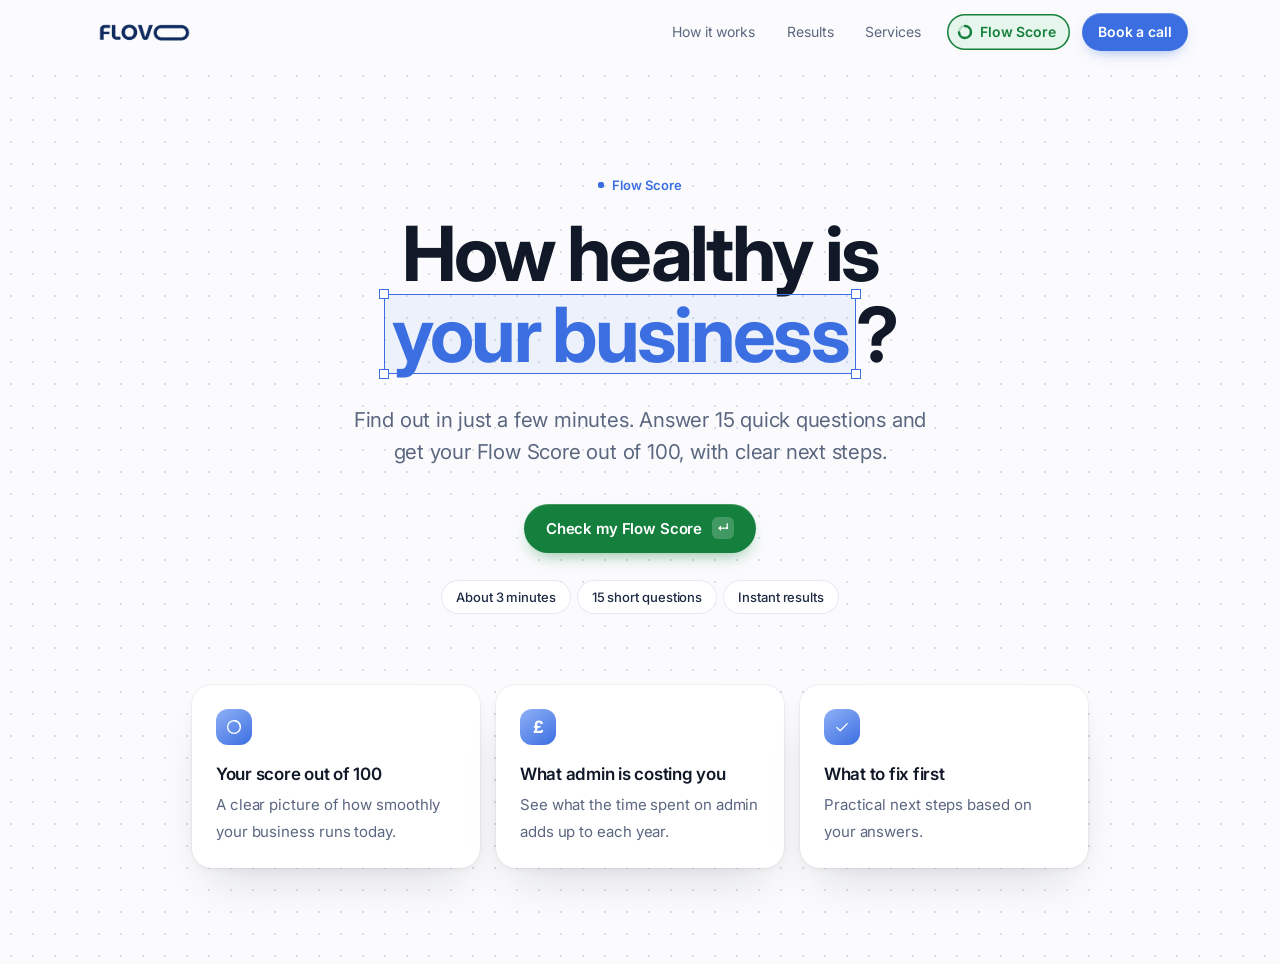
<file: questionnaire.html>
<!DOCTYPE html>
<html lang="en">
<head>
  <meta charset="UTF-8" />
  <meta name="viewport" content="width=device-width, initial-scale=1.0" />
  <meta name="theme-color" content="#ffffff" />
  <meta name="description" content="How healthy is your business? Answer 15 quick questions and get your FlovoAI Flow Score out of 100, with clear next steps." />
  <title>Flow Score | FlovoAI</title>
  <link rel="canonical" href="https://flovoai.com/questionnaire" />
  <meta property="og:type" content="website" />
  <meta property="og:url" content="https://flovoai.com/questionnaire" />
  <meta property="og:title" content="Check your Flow Score | FlovoAI" />
  <meta property="og:description" content="How healthy is your business? Find out in just a few minutes." />
  <meta property="og:image" content="https://flovoai.com/logo.png" />
  <link rel="preconnect" href="https://fonts.googleapis.com" />
  <link rel="preconnect" href="https://fonts.gstatic.com" crossorigin />
  <link href="https://fonts.googleapis.com/css2?family=Inter:opsz,wght@14..32,400..700&display=swap" rel="stylesheet" />
  <link rel="icon" type="image/png" href="faviconv2.png" />
  <link rel="apple-touch-icon" href="faviconv2.png" />
  <link rel="stylesheet" href="home.css" />

  <style>
    /* ==========================================================================
       Flow Score page. Shares tokens, nav, buttons and type with home.css.
       ========================================================================== */
    body { background: var(--bg); }
    .fs { min-height: calc(100vh - 4rem); display: flex; flex-direction: column; }
    .fs-screen { display: none; flex: 1; flex-direction: column; }
    .fs-screen.active { display: flex; }
    .fs-col { width: 100%; max-width: 44rem; margin: 0 auto; padding: 0 clamp(1.25rem, 4vw, 2rem); }

    /* ---------- Intro ---------- */
    .fs-intro {
      padding: clamp(4rem, 9vw, 6.5rem) 0 clamp(4rem, 8vw, 6rem);
      text-align: center; flex: 1;
    }
    .fs-intro .fs-col { max-width: 52rem; }
    .fs-intro h1 { font-size: clamp(2.75rem, 6vw, 4.75rem); }
    .fs-intro-sub { font-size: clamp(1.125rem, 1.6vw, 1.3125rem); line-height: 1.55; color: var(--text-soft); max-width: 36rem; margin: 1.875rem auto 0; letter-spacing: -0.01em; }
    .fs-meta { display: flex; justify-content: center; flex-wrap: wrap; gap: .5rem; margin-top: 1.75rem; }
    .fs-meta li { font-size: .8125rem; font-weight: 500; color: var(--text); background: #fff; box-shadow: 0 0 0 1px var(--line); padding: .375rem .875rem; border-radius: 99px; }
    .fs-get { display: grid; grid-template-columns: repeat(3, 1fr); gap: 1rem; margin: clamp(3rem, 6vw, 4.5rem) auto 0; max-width: 56rem; text-align: left; }
    .fs-get div { background: #fff; border-radius: 1.25rem; padding: 1.5rem; box-shadow: var(--shadow-md); }
    .fs-get strong { display: block; color: var(--ink); font-weight: 600; letter-spacing: -0.015em; margin-bottom: .25rem; }
    .fs-get span { font-size: .9375rem; color: var(--text-soft); line-height: 1.5; }
    .fs-get i { display: grid; place-items: center; width: 2.25rem; height: 2.25rem; border-radius: .75rem; background: linear-gradient(145deg, var(--sky), var(--blue)); color: #fff; margin-bottom: 1rem; font-style: normal; }
    .fs-get svg { width: 1.125rem; height: 1.125rem; }

    /* ---------- Progress ---------- */
    .fs-progress { position: sticky; top: 4rem; z-index: 40; height: 3px; background: var(--line); }
    .fs-progress i { display: block; height: 100%; background: var(--blue); transform-origin: left; transform: scaleX(0); transition: transform .5s var(--ease); }

    /* ---------- Question ---------- */
    .fs-quiz { padding: clamp(2.5rem, 6vw, 4.5rem) 0 4rem; flex: 1; }
    .fs-head { display: flex; justify-content: space-between; align-items: center; gap: 1rem; margin-bottom: 2rem; }
    .fs-count { font-size: .875rem; font-weight: 600; color: var(--text-soft); font-variant-numeric: tabular-nums; }
    .fs-chip { font-size: .75rem; font-weight: 650; letter-spacing: .06em; text-transform: uppercase; color: var(--blue); background: var(--blue-soft); padding: .375rem .75rem; border-radius: 99px; }
    .fs-q { font-family: var(--display); font-size: clamp(1.625rem, 3.2vw, 2.25rem); line-height: 1.15; letter-spacing: -0.028em; color: var(--ink); font-weight: 600; text-wrap: balance; }
    .fs-hint { color: var(--text-soft); margin-top: .75rem; font-size: 1rem; }
    .fs-body { min-height: 22rem; }

    /* Questions move in the direction you're travelling: forward from the right, back from the left */
    .fs-body.go-next { animation: fsInNext .55s var(--ease) both; }
    .fs-body.go-prev { animation: fsInPrev .55s var(--ease) both; }
    @keyframes fsInNext { from { opacity: 0; transform: translateX(2rem); } to { opacity: 1; transform: none; } }
    @keyframes fsInPrev { from { opacity: 0; transform: translateX(-2rem); } to { opacity: 1; transform: none; } }

    /* Choices */
    .fs-choices { display: grid; gap: .625rem; margin-top: 2rem; }
    .fs-choices.cols-2 { grid-template-columns: 1fr 1fr; }
    .fs-choice {
      display: flex; align-items: center; gap: .875rem; width: 100%; text-align: left;
      font: inherit; font-size: 1rem; color: var(--ink); font-weight: 500; letter-spacing: -0.01em;
      background: #fff; border: 1.5px solid var(--line); border-radius: 1rem; box-shadow: 0 1px 2px rgba(16,24,40,.03); padding: 1rem 1.125rem; cursor: pointer;
      -webkit-tap-highlight-color: transparent;
      transition: border-color .2s var(--ease-out), background-color .2s var(--ease-out), transform .12s var(--ease-out);
    }
    .fs-choice:hover { border-color: var(--line-strong); }
    .fs-choice:active { transform: scale(.985); transition-duration: 0s; }
    .fs-choice .key {
      flex: none; width: 1.625rem; height: 1.625rem; border-radius: .5rem; display: grid; place-items: center;
      font-size: .75rem; font-weight: 650; color: var(--text-soft); background: var(--tint); border: 1px solid var(--line);
      transition: background-color .2s var(--ease-out), color .2s var(--ease-out), border-color .2s var(--ease-out);
    }
    .fs-choice small { display: block; font-size: .8125rem; font-weight: 400; color: var(--text-soft); margin-top: .125rem; letter-spacing: 0; }
    .fs-choice.selected { border-color: var(--blue); background: var(--blue-soft); }
    .fs-choice.selected .key { background: var(--blue); color: #fff; border-color: var(--blue); }

    /* Slider */
    .fs-slider { margin-top: 2.5rem; padding: 2rem 1.75rem 1.5rem; background: #fff; border-radius: var(--r-lg); box-shadow: var(--shadow-md); }
    .fs-slider-val { text-align: center; font-size: clamp(2rem, 4vw, 2.75rem); font-weight: 700; letter-spacing: -0.035em; color: var(--navy); font-variant-numeric: tabular-nums; margin-bottom: 1.5rem; }
    .fs-slider-val small { display: block; font-size: .9375rem; font-weight: 500; letter-spacing: -0.01em; color: var(--blue); margin-top: .25rem; }
    .fs-range { -webkit-appearance: none; appearance: none; width: 100%; height: .375rem; border-radius: 99px; background: var(--line-strong); outline: none; cursor: pointer; }
    .fs-range::-webkit-slider-thumb { -webkit-appearance: none; width: 1.75rem; height: 1.75rem; border-radius: 50%; background: #fff; border: 0; box-shadow: 0 0 0 1px rgba(15,42,95,.08), 0 4px 12px rgba(15,42,95,.18); transition: transform .12s var(--ease-out); }
    .fs-range::-moz-range-thumb { width: 1.75rem; height: 1.75rem; border-radius: 50%; background: #fff; border: 0; box-shadow: 0 0 0 1px rgba(15,42,95,.08), 0 4px 12px rgba(15,42,95,.18); }
    .fs-range:active::-webkit-slider-thumb { transform: scale(1.08); }
    .fs-range:focus-visible { outline: 2px solid var(--blue); outline-offset: 6px; }
    .fs-range-labels { display: flex; justify-content: space-between; margin-top: .875rem; font-size: .8125rem; color: var(--text-soft); }

    /* Footer controls */
    .fs-nav { display: flex; align-items: center; gap: .75rem; margin-top: 2.5rem; }
    .fs-nav .btn { padding: .875rem 1.5rem; }
        .btn-ghost[disabled] { opacity: .4; pointer-events: none; }
    .fs-keys { margin-left: auto; font-size: .8125rem; color: var(--text-soft); }
    .fs-keys kbd { font: inherit; font-weight: 600; background: var(--tint); border: 1px solid var(--line); border-radius: .375rem; padding: .0625rem .375rem; }
    .fs-error { color: #C2410C; font-size: .875rem; margin-top: 1rem; min-height: 1.25rem; }
    button.btn { border: 0; cursor: pointer; font-family: inherit; }

    /* Contact */
    .fs-fields { display: grid; gap: 1.125rem; margin-top: 2rem; }
    .fs-field label { display: block; font-size: .875rem; font-weight: 600; color: var(--navy); margin-bottom: .5rem; }
    .fs-field label span { font-weight: 400; color: var(--text-soft); }
    .fs-input {
      width: 100%; font: inherit; font-size: 1rem; color: var(--navy);
      background: #fff; border: 1.5px solid var(--line); border-radius: .875rem; padding: .9375rem 1rem;
      transition: border-color .2s var(--ease-out), box-shadow .2s var(--ease-out);
    }
    .fs-input::placeholder { color: #9AA4B8; }
    .fs-input:focus { outline: none; border-color: var(--blue); box-shadow: 0 0 0 4px var(--blue-soft); }
    .fs-input.invalid { border-color: #E5484D; }
    .fs-field-error { color: #C2410C; font-size: .8125rem; margin-top: .375rem; min-height: 1rem; }
    .fs-preview-note { display: flex; gap: .625rem; align-items: flex-start; margin-top: 1.5rem; padding: .875rem 1rem; border-radius: .875rem; background: var(--tint); font-size: .875rem; color: var(--text-soft); }
    .fs-preview-note b { color: var(--navy); font-weight: 600; }
    .fs-privacy { margin-top: 1.25rem; font-size: .8125rem; line-height: 1.5; color: var(--text-soft); }
    .fs-privacy a { color: var(--blue); text-decoration: underline; text-underline-offset: 2px; }
    .fs-hp { position: absolute; left: -9999px; width: 1px; height: 1px; overflow: hidden; }

    /* ---------- Results ---------- */
    .fs-results { padding: clamp(3rem, 7vw, 5rem) 0 clamp(4rem, 8vw, 6rem); }
    .fs-scorewin { margin-top: 2.5rem; }
    .fs-scorewin .fs-ring { margin-top: 2.25rem; }
    .fs-scorewin .fs-verdict { padding: 0 1.5rem 2.25rem; }
    .fs-results .fs-col { max-width: 52rem; }
    .fs-results-head { text-align: center; }
    .fs-results-head h1 { font-size: clamp(2.25rem, 5vw, 3.5rem); }
    .fs-results-head p { color: var(--text-soft); margin-top: .75rem; font-size: 1.125rem; }
    .fs-results-head .eyebrow { margin: 0 0 1rem; }

    .fs-ring { --tone: var(--blue); position: relative; width: 13.5rem; height: 13.5rem; margin: 2.75rem auto 0; }
    .fs-ring svg { width: 100%; height: 100%; transform: rotate(-90deg); }
    .fs-ring .track { fill: none; stroke: var(--line); stroke-width: 12; }
    .fs-ring .fill { fill: none; stroke: var(--tone); stroke-width: 12; stroke-linecap: round; stroke-dasharray: 528; stroke-dashoffset: 528; transition: stroke-dashoffset 1.4s var(--ease); }
    .fs-ring-center { position: absolute; inset: 0; display: grid; place-content: center; text-align: center; }
    .fs-ring-num { font-family: var(--display); font-size: 4rem; font-weight: 700; letter-spacing: -0.05em; line-height: 1; color: var(--ink); font-variant-numeric: tabular-nums; }
    .fs-ring-of { font-size: .8125rem; color: var(--text-soft); margin-top: .375rem; }

    .tone-critical   { --tone: #E5484D; --tone-soft: #FDECEC; --tone-ink: #B42328; }
    .tone-developing { --tone: #F5A524; --tone-soft: #FEF4E2; --tone-ink: #9A5B00; }
    .tone-efficient  { --tone: #30A46C; --tone-soft: #E7F6EE; --tone-ink: #18794E; }
    .tone-optimised  { --tone: #3B6EE0; --tone-soft: #EBF1FD; --tone-ink: #2A57C4; }

    .fs-verdict { text-align: center; margin-top: 1.75rem; }
    .fs-verdict-badge { display: inline-block; font-size: .875rem; font-weight: 650; padding: .375rem .875rem; border-radius: 99px; background: var(--tone-soft); color: var(--tone-ink); }
    .fs-verdict p { color: var(--text-soft); max-width: 36rem; margin: 1rem auto 0; font-size: 1.0625rem; }

    .fs-cost {
      margin-top: 3rem; border-radius: var(--r-lg); padding: clamp(1.75rem, 4vw, 2.5rem);
      background: var(--navy); color: #fff; text-align: center; position: relative; overflow: hidden; isolation: isolate;
    }
    .fs-cost::before { content: ""; position: absolute; inset: auto auto -14rem -10rem; width: 30rem; height: 30rem; z-index: -1; background: radial-gradient(closest-side, rgba(59,110,224,.4), transparent); }
    .fs-cost-label { font-size: .75rem; font-weight: 650; letter-spacing: .08em; text-transform: uppercase; color: var(--sky); }
    .fs-cost-num { font-size: clamp(2.75rem, 7vw, 4rem); font-weight: 700; letter-spacing: -0.045em; line-height: 1.05; margin-top: .5rem; font-variant-numeric: tabular-nums; }
    .fs-cost-num small { font-size: .35em; font-weight: 500; letter-spacing: -0.01em; color: #C9D5EE; }
    .fs-cost-maths { font-size: .875rem; color: #AFC0E0; margin-top: .5rem; }
    .fs-cost-more { display: grid; grid-template-columns: 1fr 1fr; margin: 1.5rem auto 0; padding-top: 1.5rem; border-top: 1px solid rgba(255,255,255,.14); max-width: 34rem; }
    .fs-cost-more div { padding: 0 1rem; }
    .fs-cost-more div + div { border-left: 1px solid rgba(255,255,255,.14); }
    .fs-cost-more strong { display: block; font-size: 1.625rem; font-weight: 700; letter-spacing: -0.03em; color: #fff; font-variant-numeric: tabular-nums; }
    .fs-cost-more span { display: block; font-size: .875rem; line-height: 1.45; color: #C9D5EE; margin-top: .25rem; }
    @media (max-width: 520px) { .fs-cost-more { grid-template-columns: 1fr; gap: 1.25rem; } .fs-cost-more div + div { border-left: 0; border-top: 1px solid rgba(255,255,255,.14); padding-top: 1.25rem; } }
    .fs-cats { display: grid; grid-template-columns: repeat(3, 1fr); gap: 1rem; margin-top: 1rem; }
    .fs-cat { background: #fff; border-radius: 1.125rem; padding: 1.5rem; box-shadow: 0 0 0 1px var(--line); }
    .fs-cat-name { font-size: .875rem; font-weight: 600; color: var(--text-soft); }
    .fs-cat-row { display: flex; justify-content: space-between; align-items: baseline; margin: .375rem 0 .875rem; }
    .fs-cat-score { font-size: 2rem; font-weight: 700; letter-spacing: -0.035em; color: var(--navy); font-variant-numeric: tabular-nums; }
    .fs-cat-score small { font-size: 1rem; color: var(--text-soft); font-weight: 500; letter-spacing: 0; }
    .fs-cat-pct { font-size: .875rem; font-weight: 600; color: var(--tone-ink); }
    .fs-bar { height: .375rem; background: var(--tint); border-radius: 99px; overflow: hidden; }
    .fs-bar i { display: block; height: 100%; background: var(--tone); border-radius: 99px; transform-origin: left; transform: scaleX(0); transition: transform 1.1s var(--ease); }

    .fs-recs-title { font-size: 1.5rem; font-weight: 600; letter-spacing: -0.025em; color: var(--ink); margin: 3.5rem 0 1.25rem; }
    .fs-recs { display: grid; gap: .75rem; }
    .fs-rec { display: flex; gap: 1.125rem; background: #fff; border-radius: 1.125rem; padding: 1.375rem 1.5rem; box-shadow: 0 0 0 1px var(--line); }
    .fs-rec-icon { flex: none; width: 2.5rem; height: 2.5rem; border-radius: .75rem; background: var(--blue-soft); color: var(--blue); display: grid; place-items: center; }
    .fs-rec-icon svg { width: 1.25rem; height: 1.25rem; }
    .fs-rec h3 { font-size: 1.0625rem; margin-bottom: .25rem; }
    .fs-rec p { color: var(--text-soft); font-size: .9375rem; line-height: 1.55; }
    .fs-rec-tag { display: inline-block; vertical-align: 2px; margin-left: .375rem; font-size: .6875rem; font-weight: 650; letter-spacing: .04em; text-transform: uppercase; color: var(--green); background: var(--green-soft); padding: .125rem .5rem; border-radius: 99px; }
    .fs-choice.is-skip { color: var(--text-soft); border-style: dashed; }

    .fs-cta { margin: 4rem 10px 0; background: #fff; border-radius: 1.5rem; padding: clamp(2.5rem, 6vw, 3.5rem); text-align: center; box-shadow: var(--shadow-md); }
    .fs-cta h2 { font-size: clamp(1.75rem, 3.4vw, 2.5rem); }
    .fs-cta p { color: var(--text-soft); max-width: 34rem; margin: 1rem auto 0; }
    .fs-cta .hero-cta { margin-top: 2rem; }
    .fs-get-gbp { font-weight: 700; font-size: 1.0625rem; }

    /* After the call to action */
    .fs-cta-note { text-align: center; font-size: .8125rem; color: var(--text-soft); margin-top: 1rem; }
    .fs-actions { display: flex; justify-content: center; flex-wrap: wrap; gap: .5rem; margin-top: 1.25rem; }
    .fs-action {
      display: inline-flex; align-items: center; gap: .5rem; padding: .625rem 1rem; border-radius: 99px;
      font: inherit; font-size: .9375rem; font-weight: 500; color: var(--ink); background: #fff; border: 0; box-shadow: 0 0 0 1px var(--line); cursor: pointer;
      transition: border-color .2s var(--ease-out), transform .12s var(--ease-out);
    }
    .fs-action:hover { box-shadow: 0 0 0 1px var(--line-strong); }
    .fs-action:active { transform: scale(.97); transition-duration: 0s; }
    .fs-action svg { width: 1.125rem; height: 1.125rem; color: var(--blue); }
    .fs-print-meta, .fs-print-foot { display: none; }

    /* Save as PDF / print: a clean one-document report */
    @media print {
      @page { margin: 14mm; }
      html, body { background: #fff !important; font-size: 10.5pt; }
      * { -webkit-print-color-adjust: exact; print-color-adjust: exact; }
      .nav, .fs-cta, .fs-cta-note, .fs-actions, .fs-screen:not(#screen-results) { display: none !important; }
      .fs-results { padding: 0; background: none; }
      .fs-results .rise { opacity: 1 !important; transform: none !important; transition: none !important; }
      .fs-print-meta { display: flex; justify-content: space-between; gap: 1rem; font-size: 9pt; color: var(--text-soft); padding-bottom: .75rem; margin-bottom: 1.5rem; border-bottom: 1px solid var(--line); }
      .fs-print-meta strong { color: var(--navy); }
      .fs-print-foot { display: block; text-align: center; font-size: 8.5pt; color: var(--text-soft); margin-top: 2rem; padding-top: .75rem; border-top: 1px solid var(--line); }
      .fs-ring { width: 10rem; height: 10rem; margin-top: 1.25rem; }
      .fs-scorewin { box-shadow: none; }
      .fs-scorewin .titlebar, .handle, .selected::before { display: none; }
      .dots { background-image: none; }
      .fs-ring .fill, .fs-bar i { transition: none !important; }
      .fs-cost, .fs-cat, .fs-rec { break-inside: avoid; box-shadow: none; }
      .fs-cat { border: 1px solid var(--line); }
      .fs-cats { grid-template-columns: repeat(3, 1fr) !important; }
      .fs-cost { margin-top: 1.5rem; }
      .fs-recs-title { margin-top: 1.75rem; }
    }

    /* Results arrive in sequence */
    .fs-results .rise { opacity: 0; transform: translateY(1rem); }
    .fs-results.show .rise { opacity: 1; transform: none; transition: opacity .7s var(--ease), transform .9s var(--ease); }

    @media (prefers-reduced-motion: reduce) {
      .fs-body.go-next, .fs-body.go-prev { animation: fsFade .25s ease both; }
      @keyframes fsFade { from { opacity: 0; } to { opacity: 1; } }
      .fs-results .rise { transform: none !important; }
      .fs-results.show .rise { transition: opacity .25s ease !important; transition-delay: 0s !important; }
      .fs-ring .fill, .fs-bar i, .fs-progress i { transition: none; }
      .fs-choice:active { transform: none; }
    }
    @media (max-width: 720px) {
      .fs-get { grid-template-columns: 1fr; }
      .fs-choices.cols-2 { grid-template-columns: 1fr; }
      .fs-cats { grid-template-columns: 1fr; }
      .fs-keys { display: none; }
      .fs-nav .btn-primary { flex: 1; justify-content: center; }
      .fs-body { min-height: 0; }
    }
  </style>
</head>
<body>

  <header class="nav" id="nav">
    <div class="wrap nav-row">
      <a class="brand" href="/" aria-label="FlovoAI home"><span class="logo" role="img" aria-label="FlovoAI"></span></a>
      <nav class="nav-links" aria-label="Primary">
        <a class="nav-link" href="/#how">How it works</a>
        <a class="nav-link" href="/#results">Results</a>
        <a class="nav-link" href="/#services">Services</a>
        <a class="nav-score" href="/questionnaire" aria-current="page"><svg class="nav-score-icon" viewBox="0 0 16 16" aria-hidden="true"><circle cx="8" cy="8" r="6" class="t"/><circle cx="8" cy="8" r="6" class="f"/></svg><span>Flow Score</span></a>
        <a class="nav-cta" href="https://cal.com/flovoai/30min" target="_blank" rel="noopener">Book a call</a>
      </nav>
    </div>
  </header>

  <main class="fs" id="top">

    <!-- INTRO -->
    <section id="screen-intro" class="fs-screen active fs-intro dots">
      <div class="fs-col">
        <p class="eyebrow">Flow Score</p>
        <h1>How healthy is <span class="sel"><b></b><b></b><b></b><b></b>your business</span>?</h1>
        <p class="fs-intro-sub">Find out in just a few minutes. Answer 15 quick questions and get your Flow Score out of 100, with clear next steps.</p>
        <div class="hero-cta">
          <button class="btn btn-green" type="button" onclick="startQuiz()">Check my Flow Score <span class="btn-arrow" aria-hidden="true">↵</span></button>
        </div>
        <ul class="fs-meta">
          <li>About 3 minutes</li>
          <li>15 short questions</li>
          <li>Instant results</li>
        </ul>
      </div>
      <div class="wrap">
        <div class="fs-get">
          <div><i><svg viewBox="0 0 24 24" fill="none" stroke="currentColor" stroke-width="1.8" stroke-linecap="round"><circle cx="12" cy="12" r="8.5"/><path d="M12 3.5a8.5 8.5 0 0 1 8.5 8.5"/></svg></i><strong>Your score out of 100</strong><span>A clear picture of how smoothly your business runs today.</span></div>
          <div><i class="fs-get-gbp" aria-hidden="true">£</i><strong>What admin is costing you</strong><span>See what the time spent on admin adds up to each year.</span></div>
          <div><i><svg viewBox="0 0 24 24" fill="none" stroke="currentColor" stroke-width="1.8" stroke-linecap="round" stroke-linejoin="round"><path d="M5 12.5l4.5 4.5L19 7.5"/></svg></i><strong>What to fix first</strong><span>Practical next steps based on your answers.</span></div>
        </div>
      </div>
    </section>

    <!-- QUESTIONS -->
    <section id="screen-quiz" class="fs-screen" aria-live="polite">
      <div class="fs-progress" aria-hidden="true"><i id="progressFill"></i></div>
      <div class="fs-quiz">
        <div class="fs-col">
          <div class="fs-head">
            <span class="fs-count" id="qCounter">Question 1 of 12</span>
            <span class="fs-chip" id="qCategory"></span>
          </div>
          <div class="fs-body" id="qBody"></div>
          <div class="fs-error" id="nextHint" role="alert"></div>
          <div class="fs-nav">
            <button class="btn btn-ghost" type="button" id="prevBtn" onclick="prevQuestion()">Back</button>
            <button class="btn btn-primary" type="button" id="nextBtn" onclick="nextQuestion()">Continue <span class="btn-arrow" aria-hidden="true">↵</span></button>
            <span class="fs-keys" id="keysHint">Press a number to choose, <kbd>Enter</kbd> to continue</span>
          </div>
        </div>
      </div>
    </section>

    <!-- CONTACT -->
    <section id="screen-contact" class="fs-screen">
      <div class="fs-progress" aria-hidden="true"><i style="transform:scaleX(.97)"></i></div>
      <div class="fs-quiz">
        <div class="fs-col">
          <div class="fs-head"><span class="fs-count">Almost there, one last step</span></div>
          <div class="fs-body go-next" id="contactBody">
            <h2 class="fs-q">Where should we send your Flow Score?</h2>
            <p class="fs-hint">Your score and recommendations appear straight away. No spam, ever.</p>
            <div class="fs-fields">
              <div class="fs-field">
                <label for="contactName">Your name</label>
                <input class="fs-input" id="contactName" type="text" placeholder="Jane Smith" autocomplete="name" />
                <div class="fs-field-error" id="errName"></div>
              </div>
              <div class="fs-field">
                <label for="contactEmail">Work email</label>
                <input class="fs-input" id="contactEmail" type="email" placeholder="jane@company.co.uk" autocomplete="email" />
                <div class="fs-field-error" id="errEmail"></div>
              </div>
              <div class="fs-field">
                <label for="contactCompany">Company name <span>(optional)</span></label>
                <input class="fs-input" id="contactCompany" type="text" placeholder="Smith Joinery Ltd" autocomplete="organization" />
              </div>
            </div>
            <div class="fs-hp" aria-hidden="true">
              <label for="contactWebsite">Website</label>
              <input id="contactWebsite" type="text" tabindex="-1" autocomplete="off" />
            </div>
            <p class="fs-preview-note" id="previewNote"><b>Preview</b> Your details aren't sent or stored anywhere yet.</p>
            <p class="fs-privacy" id="privacyNote" hidden>We'll keep your answers and details so we can follow up about your results. We never sell them. <a href="/privacy" target="_blank" rel="noopener">Privacy policy</a></p>
          </div>
          <div class="fs-nav">
            <button class="btn btn-ghost" type="button" onclick="showQuiz()">Back</button>
            <button class="btn btn-green" type="button" onclick="submitAndShowResults()">See my Flow Score <span class="btn-arrow" aria-hidden="true">↵</span></button>
          </div>
        </div>
      </div>
    </section>

    <!-- RESULTS -->
    <section id="screen-results" class="fs-screen fs-results dots">
      <div class="fs-col">
        <div class="fs-print-meta" id="printMeta"></div>
        <div class="fs-results-head rise">
          <p class="eyebrow">Your results</p>
          <h1 id="resultsHeadline">Your Flow Score</h1>
          <p id="resultsSub">How your business is running across three key areas.</p>
        </div>

        <div class="window fs-scorewin rise" style="transition-delay:.1s">
        <div class="titlebar" aria-hidden="true"><i></i><i></i><i></i><em>Your Flow Score</em></div>
        <div class="fs-ring" id="scoreRing">
          <svg viewBox="0 0 200 200" aria-hidden="true">
            <circle class="track" cx="100" cy="100" r="84" />
            <circle class="fill" id="ringFill" cx="100" cy="100" r="84" />
          </svg>
          <div class="fs-ring-center">
            <span class="fs-ring-num" id="scoreNumber">0</span>
            <span class="fs-ring-of">out of 100</span>
          </div>
        </div>

        <div class="fs-verdict" id="scoreVerdict">
          <span class="fs-verdict-badge" id="verdictBadge"></span>
          <p id="verdictText"></p>
        </div>
        </div>

        <div class="fs-cost rise" id="costBox" style="transition-delay:.26s" hidden>
          <div class="fs-cost-label">What admin is costing you</div>
          <div class="fs-cost-num"><span id="costYearly">£0</span><small> a year</small></div>
          <p class="fs-cost-maths" id="costMaths"></p>
          <div class="fs-cost-more">
            <div><strong id="costHours"></strong><span id="costHoursNote"></span></div>
            <div><strong id="costThree"></strong><span>over 3 years</span></div>
          </div>
        </div>

        <div class="fs-cats" id="categoriesGrid"></div>

        <h2 class="fs-recs-title rise" style="transition-delay:.45s">Your top recommendations</h2>
        <div class="fs-recs" id="recsList"></div>

        <div class="fs-cta selected rise" style="transition-delay:.6s">
          <i class="handle tl" aria-hidden="true"></i><i class="handle tr" aria-hidden="true"></i><i class="handle bl" aria-hidden="true"></i><i class="handle br" aria-hidden="true"></i>
          <h2>Ready to improve your Flow Score?</h2>
          <p>Book a free 30-minute call. We'll walk through your results and show you the quickest wins for your business.</p>
          <div class="hero-cta">
            <a class="btn btn-primary" id="bookLink" href="https://cal.com/flovoai/30min" target="_blank" rel="noopener">Book a 30-min call <span class="btn-arrow" aria-hidden="true">↵</span></a>
            <a class="btn btn-ghost" href="/">Back to home</a>
          </div>
        </div>
        <p class="fs-cta-note">Your results are added to the booking form, so we can come prepared.</p>
        <div class="fs-actions">
          <button class="fs-action" type="button" onclick="window.print()">
            <svg viewBox="0 0 24 24" fill="none" stroke="currentColor" stroke-width="1.8" stroke-linecap="round" stroke-linejoin="round" aria-hidden="true"><path d="M12 4v11M7.5 10.5 12 15l4.5-4.5M5 19.5h14"/></svg>
            Save or print my results
          </button>
          <button class="fs-action" type="button" onclick="restart()">
            <svg viewBox="0 0 24 24" fill="none" stroke="currentColor" stroke-width="1.8" stroke-linecap="round" stroke-linejoin="round" aria-hidden="true"><path d="M4.5 12a7.5 7.5 0 1 0 2.2-5.3M4.5 4.5v3.7h3.7"/></svg>
            Start again
          </button>
        </div>
        <p class="fs-print-foot">FlovoAI · Operations consultancy for growing businesses · flovoai.com · Book a call: cal.com/flovoai/30min</p>
      </div>
    </section>

  </main>

  <script>
    /* ═══════════════════════════════════════════════════
       DATA DESTINATION: GOOGLE SHEET
       Each completed Flow Score is added as a row in a Google Sheet, via a
       small Google Apps Script. Setup: integrations/google-sheet/SETUP.md
       Paste the script's web app URL below. While it's empty the survey
       stays in preview mode and nothing is sent anywhere.
    ═══════════════════════════════════════════════════ */
    const SHEET_URL = 'https://script.google.com/macros/s/AKfycbxVixX49GhYLwE6PBEe4-FeQOycTjTSIBxl1g06_IBulvFmxBrE23kvMt45nL6-C5Ou/exec';
    const PREVIEW_MODE = !SHEET_URL;

    async function sendSubmission(submission) {
      if (PREVIEW_MODE) return;
      // Spam trap: real visitors never see or fill in this field
      if (document.getElementById('contactWebsite').value) return;
      // Sent as plain text so the browser doesn't need extra permission from
      // Google; the response can't be read, but the row is still added.
      await fetch(SHEET_URL, {
        method: 'POST',
        mode: 'no-cors',
        keepalive: true,
        headers: { 'Content-Type': 'text/plain;charset=utf-8' },
        body: JSON.stringify({ ...submission, page: location.origin + location.pathname }),
      });
    }

    /* ═══════════════════════════════════════════════════
       HOW THE SURVEY IS BUILT
       Everyone answers 15 questions in three parts:
         1. About you (4): industry, type of business, team size, turnover (optional)
         2. Your business (6): written for their industry, 2 per scored area
         3. Every business (5): admin hours, hourly cost, things slipping,
            "off for two weeks?", main goal
       Scored areas are the same for every industry, so scores compare fairly.
       Size, turnover, type and goal tailor the wording and advice only.
    ═══════════════════════════════════════════════════ */
    const AREA_NAMES = {
      about: 'About you',
      win:   'Winning work',
      do:    'Doing the work',
      paid:  'Getting paid & admin',
    };
    const SCORED_AREAS = ['win', 'do', 'paid'];

    // Most answers run best to worst; these are the points for each position
    const S4 = [10, 7, 3, 0];

    const opts = (labels, scores = S4) => labels.map((l, i) => {
      const [label, sub] = Array.isArray(l) ? l : [l];
      return { label, sub, value: 'a' + (i + 1), score: scores[i] };
    });

    /* ---------- Part 1: About you ---------- */
    const INDUSTRIES = [
      { value: 'trades',       label: 'Trades & construction',             sub: 'Joinery, building, electrical, plumbing' },
      { value: 'professional', label: 'Professional services',             sub: 'Accounting, legal, consulting, agencies' },
      { value: 'manufacturing',label: 'Manufacturing, wholesale & logistics', sub: 'Making, supplying or moving goods' },
      { value: 'retail',       label: 'Retail & e-commerce',               sub: 'Shops and online stores' },
      { value: 'property',     label: 'Property',                          sub: 'Lettings, sales and property management' },
      { value: 'appointments', label: 'Appointment-based services',        sub: 'Health, wellness, beauty and similar' },
      { value: 'other',        label: 'Something else' },
    ];

    // Type of business within each industry. `noun` personalises the results.
    const SUBTYPES = {
      trades: { text: 'What type of trade business are you?', options: [
        ['Joinery & carpentry', 'joinery business'], ['Building & renovation', 'building business'],
        ['Electrical', 'electrical business'], ['Plumbing & heating', 'plumbing and heating business'],
        ['Another trade', 'trade business'] ] },
      professional: { text: 'What type of firm are you?', options: [
        ['Accounting & bookkeeping', 'practice'], ['Legal', 'firm'], ['Consulting', 'consultancy'],
        ['Marketing or creative agency', 'agency'], ['Other professional services', 'firm'] ] },
      manufacturing: { text: 'Which best describes what you do?', options: [
        ['Manufacturing', 'manufacturing business'], ['Wholesale & distribution', 'wholesale business'],
        ['Logistics & transport', 'logistics business'], ['Something else', 'business'] ] },
      retail: { text: 'Where do you sell?', options: [
        ['Online only', 'online store'], ['In a shop only', 'shop'], ['Both online and in a shop', 'retail business'],
        ['Mainly on marketplaces like Amazon or Etsy', 'online business'] ] },
      property: { text: 'What type of property business are you?', options: [
        ['Lettings', 'lettings agency'], ['Sales', 'estate agency'], ['Lettings and sales', 'estate agency'],
        ['Property management', 'property management business'] ] },
      appointments: { text: 'What type of business are you?', options: [
        ['Health & clinics', 'clinic'], ['Wellness & fitness', 'business'], ['Hair & beauty', 'salon'],
        ['Something else', 'business'] ] },
      other: { text: 'Which best describes what you do?', options: [
        ['Mostly services for customers', 'business'], ['Mostly selling products', 'business'],
        ['A mix of both', 'business'] ] },
    };

    /* ---------- Part 2: Your business (6 per industry, 2 per area) ---------- */
    const TRACKS = {
      trades: [
        { area: 'win', text: "After you've seen a job, how long until the customer gets your quote?",
          options: opts(['Same day', '1 to 2 days', '3 to 5 days', 'A week or more']) },
        { area: 'win', text: 'How do you put your quotes together?',
          options: opts(['Quoting software with saved prices', 'A spreadsheet template', 'Written from scratch each time', 'By hand or in my head']) },
        { area: 'do', text: "How do you plan who's on which job each week?",
          options: opts(['A scheduling app', 'A shared calendar or whiteboard', 'Phone calls and group chats', "It's all in my head"]) },
        { area: 'do', text: 'How do you keep track of materials and costs on each job?',
          options: opts(['Tracked per job as we go', 'Added up at the end', 'Receipts in a pile', "We don't really"]) },
        { area: 'paid', text: 'When extra work comes up on a job, what happens?',
          options: opts(['Agreed and priced before we do it', 'Noted and added to the invoice', 'Sometimes forgotten', 'We rarely charge for it']) },
        { area: 'paid', text: 'How long after finishing a job do you send the invoice?',
          options: opts(['Same day', 'Within a week', '2 weeks or more', 'When I get round to it']) },
      ],
      professional: [
        { area: 'win', text: 'When a new client is interested, how long until they get your proposal or engagement letter?',
          options: opts(['Same day', '1 to 2 days', '3 to 5 days', 'A week or more']) },
        { area: 'win', text: "Once a client says yes, how do they get set up?",
          options: opts(['A set process that mostly runs itself', 'A checklist we follow', 'Different every time', 'It often drags on']) },
        { area: 'do', text: "Can you see where every client's work is up to at a glance?",
          options: opts(['Yes, in one system', 'Mostly, across a few places', 'Only by asking around', 'Not really']) },
        { area: 'do', text: 'How often do you chase clients for information or documents?',
          options: opts(["Rarely, reminders go out automatically", 'Now and then', 'Every week', 'Constantly']) },
        { area: 'paid', text: 'How do your fees or time get billed?',
          options: opts(['Automatically, from fixed fees or tracked time', 'Monthly, from timesheets', 'Pieced together from memory and emails', 'Often late or under-billed']) },
        { area: 'paid', text: 'How long do clients usually take to pay?',
          options: opts(['On time, without chasing', 'A few days late', 'We chase most invoices', 'Late payment is a real problem']) },
      ],
      manufacturing: [
        { area: 'win', text: 'When a customer asks for a price and lead time, how quickly can you give it?',
          options: opts(['Straight away', 'Within a day', 'A few days', 'It takes a lot of digging']) },
        { area: 'win', text: 'How do new orders get into your system?',
          options: opts(['Automatically, from the customer or website', 'Entered once by our team', 'Typed into more than one place', 'On paper or in emails']) },
        { area: 'do', text: 'How is production or dispatch planned?',
          options: opts(['A planning system everyone uses', 'A shared spreadsheet', 'A whiteboard and meetings', 'Day to day, as things come in']) },
        { area: 'do', text: 'If a customer asks where their order is, can you tell them without ringing round?',
          options: opts(['Yes, instantly', 'Usually, with a quick check', 'Only after asking around', 'Not easily']) },
        { area: 'paid', text: 'When does the invoice go out?',
          options: opts(["Automatically when it's dispatched", 'The same week, raised by hand', 'Batched up monthly', 'Whenever someone gets to it']) },
        { area: 'paid', text: 'How accurate are your stock levels?',
          options: opts(['Spot on, updated as we go', 'Mostly right', 'Often out', 'We count when we have to']) },
      ],
      retail: [
        { area: 'win', text: 'If you sell in more than one place, is your stock in sync between them?',
          options: opts(['We only sell in one place', 'Yes, it syncs automatically', 'We update it by hand', 'No, we sometimes oversell'], [10, 10, 3, 0]) },
        { area: 'win', text: 'How quickly do you reply to customer questions?',
          options: opts(['Within the hour', 'The same day', 'The next day', 'It can take a few days']) },
        { area: 'do', text: 'How are orders picked and packed?',
          options: opts(['Pick lists and labels print automatically', 'From a list we make each day', 'We go through orders one by one', 'It gets chaotic at busy times']) },
        { area: 'do', text: 'How are returns handled?',
          options: opts(['A clear process, mostly automated', 'A set process, done by hand', 'Each one sorted as it comes', 'Returns are a headache']) },
        { area: 'paid', text: 'How do you match up sales and payments?',
          options: opts(['Automatically, in our accounts', 'A monthly spreadsheet', 'Only when something looks wrong', "We don't really"]) },
        { area: 'paid', text: 'How do you know when to reorder stock?',
          options: opts(['Low stock alerts', 'We check regularly', "When we notice it's running low", "When we've already run out"]) },
      ],
      property: [
        { area: 'win', text: 'How quickly are new enquiries followed up?',
          options: opts(['Within the hour', 'The same day', 'In a day or two', 'Some slip through']) },
        { area: 'win', text: 'How are viewings booked?',
          options: opts(['Online, by the applicant', 'By our team, in a shared diary', 'Back and forth by phone and email', "It's a juggle every time"]) },
        { area: 'do', text: 'How are maintenance requests tracked?',
          options: opts(['In one system, with updates for everyone', 'A shared spreadsheet or inbox', 'Emails and phone calls', 'Things get missed']) },
        { area: 'do', text: 'How do landlords or owners get updates?',
          options: opts(['Automatic updates or an online portal', 'Regular reports we put together', 'When they ask', "Not as often as they'd like"]) },
        { area: 'paid', text: 'How is rent or fee collection tracked?',
          options: opts(['Automatically, with arrears flagged', 'A spreadsheet we keep updated', 'Checked against the bank by hand', 'Arrears are often spotted late']) },
        { area: 'paid', text: 'How do you stay on top of certificates and renewals?',
          options: opts(['Automatic reminders', 'A spreadsheet of dates', 'Someone remembers', 'We sometimes miss them']) },
      ],
      appointments: [
        { area: 'win', text: 'How do customers book?',
          options: opts(['Online, any time', 'Online or by phone', 'Mostly phone and messages', 'Walk-ins and whoever picks up']) },
        { area: 'win', text: "When someone enquires but doesn't book, what happens?",
          options: opts(['They get followed up automatically', 'We follow up when we can', 'Rarely followed up', 'Nothing']) },
        { area: 'do', text: "How often do people not turn up, and do they get reminders?",
          options: opts(['Rarely, automatic reminders go out', 'Sometimes, we remind them by hand', 'Often, with few reminders', 'Often, with no reminders']) },
        { area: 'do', text: 'Can your team see client notes and history easily?',
          options: opts(['Yes, in one system', 'Mostly, across a few places', 'Only on paper', 'Not really']) },
        { area: 'paid', text: 'Do you take deposits or payment when people book?',
          options: opts(['Yes, automatically', 'For some appointments', 'Rarely', 'Never']) },
        { area: 'paid', text: 'How are forms like consent or medical history handled?',
          options: opts(['Digital, filled in before they arrive', 'Digital, filled in on the day', 'Paper forms', "It's patchy"]) },
      ],
      other: [
        { area: 'win', text: 'When a customer asks for a price, how long until they get it?',
          options: opts(['Straight away', 'The same day', 'A few days', 'A week or more']) },
        { area: 'win', text: 'How do you put prices or quotes together?',
          options: opts(['Saved prices or a pricing tool', 'A template', 'From scratch each time', 'In my head']) },
        { area: 'do', text: 'How do you keep track of work in progress?',
          options: opts(['One system everyone uses', 'Shared spreadsheets', 'Email and messages', "In people's heads"]) },
        { area: 'do', text: 'How do you keep customers updated?',
          options: opts(['Automatic updates', 'Regular updates from our team', 'When they ask', 'Not as much as we should']) },
        { area: 'paid', text: 'How long after finishing work do you send the invoice?',
          options: opts(['Same day', 'Within a week', '2 weeks or more', 'When we get round to it']) },
        { area: 'paid', text: 'How long do customers usually take to pay?',
          options: opts(['On time, without chasing', 'A few days late', 'We chase most invoices', 'Late payment is a real problem']) },
      ],
    };

    /* ---------- All questions, by id ---------- */
    const solo = () => state.answers['teamSize']?.value === 'solo';
    const Q = {
      industry: { id: 'industry', area: 'about', type: 'choice', text: 'What kind of business do you run?',
        options: INDUSTRIES.map(i => ({ label: i.label, sub: i.sub, value: i.value })) },
      teamSize: { id: 'teamSize', area: 'about', type: 'choice', text: 'How many people work in the business?',
        options: [
          { label: 'Just me', value: 'solo' }, { label: '2 to 5 people', value: '2-5' },
          { label: '6 to 15 people', value: '6-15' }, { label: '16 to 50 people', value: '16-50' },
          { label: '50+ people', value: '50+' } ] },
      revenue: { id: 'revenue', area: 'about', type: 'choice', cols: 2, optional: true,
        text: "Roughly what's your annual turnover?",
        hint: "Optional. It helps us tailor your results, and you can choose not to say.",
        options: [
          { label: 'Under £100k', value: 'under-100k' }, { label: '£100k to £500k', value: '100k-500k' },
          { label: '£500k to £1M', value: '500k-1m' }, { label: '£1M to £5M', value: '1m-5m' },
          { label: '£5M+', value: '5m+' }, { label: 'Prefer not to say', value: 'skip' } ] },
      adminHours: { id: 'adminHours', area: 'paid', type: 'slider', scored: true, max: 10,
        text: () => solo() ? 'How many hours a week do you spend on admin?' : 'How many hours a week does your team spend on admin?',
        hint: 'Include typing up information, chasing updates and copying between tools.',
        sliderMin: 0, sliderMax: 40, sliderStep: 1, default: 10,
        displayFn: v => v === 40 ? '40+ hours' : `${v} hour${v === 1 ? '' : 's'}`,
        subFn: () => 'per week',
        scoreFn: v => v <= 5 ? 10 : v <= 10 ? 7 : v <= 20 ? 4 : v <= 30 ? 2 : 0,
        rangeLabels: ['0', '40+'] },
      hourlyCost: { id: 'hourlyCost', area: 'paid', type: 'slider',
        text: () => solo() ? "Roughly what's an hour of your time worth?" : "Roughly what does an hour of your team's time cost you?",
        hint: () => solo() ? "Think about what you'd pay someone else to do it." : 'A rough average is fine. Include wages plus extras like National Insurance and pension.',
        sliderMin: 10, sliderMax: 60, sliderStep: 1, default: 20,
        displayFn: v => v === 60 ? '£60+' : `£${v}`, subFn: () => 'per hour', scoreFn: () => 0,
        rangeLabels: ['£10', '£60+'] },
      fallThrough: { id: 'fallThrough', area: 'do', type: 'choice', scored: true,
        text: 'How often do important things fall through the cracks?',
        options: opts([['Rarely', 'We have good systems'], ['Sometimes', 'A few times a month'], ['Often', 'A few times a week'], ['All the time', "It's a real problem"]]) },
      offTwoWeeks: { id: 'offTwoWeeks', area: 'do', type: 'choice', scored: true,
        text: 'If you were off for two weeks, would things keep running?',
        options: opts(['Yes, smoothly', 'Mostly, with a few calls to me', 'Things would slow right down', 'It would grind to a halt']) },
      goal: { id: 'goal', area: 'about', type: 'choice', cols: 2,
        text: 'What would you most like to improve?',
        options: [
          { label: 'Win more work', value: 'win' }, { label: 'Spend less time on admin', value: 'admin' },
          { label: 'Get paid faster', value: 'paid' }, { label: "Know what's going on", value: 'do' },
          { label: 'Free up my own time', value: 'reliance' }, { label: 'Grow without hiring', value: 'grow' } ] },
    };
    // Add each industry's type question and track questions
    Object.entries(SUBTYPES).forEach(([track, def]) => {
      Q['type_' + track] = { id: 'type_' + track, area: 'about', type: 'choice', text: def.text,
        options: def.options.map(([label, noun], i) => ({ label, noun, value: 't' + (i + 1) })) };
    });
    Object.entries(TRACKS).forEach(([track, list]) => {
      list.forEach((q, i) => { Q[`${track}_${i + 1}`] = { ...q, id: `${track}_${i + 1}`, type: 'choice', scored: true }; });
    });

    const SHARED_END = ['adminHours', 'hourlyCost', 'fallThrough', 'offTwoWeeks', 'goal'];
    const TOTAL_QUESTIONS = 15;

    // The list of questions for this visitor, based on their industry
    function getPath() {
      const track = state.answers['industry']?.value;
      if (!track) return ['industry'];
      return ['industry', 'type_' + track, 'teamSize', 'revenue',
        ...TRACKS[track].map((_, i) => `${track}_${i + 1}`), ...SHARED_END];
    }
    const resolve = v => typeof v === 'function' ? v() : v;
    const currentQ = () => Q[getPath()[state.currentQ]];

    /* ═══════════════════════════════════════════════════
       STATE + SCREENS
    ═══════════════════════════════════════════════════ */
    const state = { currentQ: 0, answers: {}, contact: {} };
    const reduceMotion = window.matchMedia('(prefers-reduced-motion: reduce)').matches;
    let advanceTimer = null;

    function showScreen(id) {
      document.querySelectorAll('.fs-screen').forEach(s => s.classList.remove('active'));
      document.getElementById(id).classList.add('active');
      window.scrollTo({ top: 0, behavior: 'instant' });
    }

    function startQuiz() { state.currentQ = 0; showScreen('screen-quiz'); renderQuestion('next'); }
    function showQuiz()  { state.currentQ = getPath().length - 1; showScreen('screen-quiz'); renderQuestion('prev'); }
    function restart()   { state.answers = {}; state.currentQ = 0; showScreen('screen-intro'); }

    /* ═══════════════════════════════════════════════════
       RENDER
    ═══════════════════════════════════════════════════ */
    function renderQuestion(direction) {
      clearTimeout(advanceTimer);
      const q = currentQ();
      document.getElementById('progressFill').style.transform = `scaleX(${(state.currentQ + 1) / (TOTAL_QUESTIONS + 1)})`;
      document.getElementById('qCounter').textContent = `Question ${state.currentQ + 1} of ${TOTAL_QUESTIONS}`;
      document.getElementById('qCategory').textContent = AREA_NAMES[q.area] + (q.optional ? ' · Optional' : '');
      document.getElementById('nextHint').textContent = '';
      document.getElementById('prevBtn').disabled = state.currentQ === 0;
      document.getElementById('keysHint').style.visibility = q.type === 'choice' ? 'visible' : 'hidden';

      const body = document.getElementById('qBody');
      body.classList.remove('go-next', 'go-prev');
      void body.offsetWidth; // restart the entrance animation
      body.innerHTML = buildQuestionHTML(q);
      body.classList.add(direction === 'prev' ? 'go-prev' : 'go-next');

      if (q.type === 'slider') initSlider(q);
      else restoreChoice(q);
    }

    function buildQuestionHTML(q) {
      const text = resolve(q.text);
      const hintText = resolve(q.hint);
      const hint = hintText ? `<p class="fs-hint">${hintText}</p>` : '';
      let inner = '';
      if (q.type === 'choice') {
        inner = `<div class="fs-choices ${q.cols === 2 ? 'cols-2' : ''}" role="radiogroup" aria-label="${text.replace(/"/g, '&quot;')}">` +
          q.options.map((o, i) => `
            <button type="button" class="fs-choice${o.value === 'skip' ? ' is-skip' : ''}" role="radio" aria-checked="false"
              data-value="${o.value}" data-score="${o.score ?? 0}" onclick="selectChoice(this, '${q.id}')">
              <span class="key" aria-hidden="true">${i < 9 ? i + 1 : ''}</span>
              <span>${o.label}${o.sub ? `<small>${o.sub}</small>` : ''}</span>
            </button>`).join('') + `</div>`;
      } else {
        const val = state.answers[q.id]?.rawValue ?? q.default;
        inner = `
          <div class="fs-slider">
            <div class="fs-slider-val" id="sliderDisplay"></div>
            <input class="fs-range" type="range" id="sliderInput" aria-label="${text.replace(/"/g, '&quot;')}"
              min="${q.sliderMin}" max="${q.sliderMax}" step="${q.sliderStep ?? 1}" value="${val}"
              oninput="onSliderMove(this, '${q.id}')" />
            <div class="fs-range-labels"><span>${q.rangeLabels[0]}</span><span>${q.rangeLabels[1]}</span></div>
          </div>`;
      }
      return `<h2 class="fs-q">${text}</h2>${hint}${inner}`;
    }

    function initSlider(q) {
      const input = document.getElementById('sliderInput');
      if (input) onSliderMove(input, q.id);
    }

    function onSliderMove(input, qId) {
      const q = Q[qId];
      const val = parseInt(input.value, 10);
      const display = q.displayFn(val);
      const sub = q.subFn ? q.subFn(val) : '';
      document.getElementById('sliderDisplay').innerHTML = display + (sub ? `<small>${sub}</small>` : '');
      input.setAttribute('aria-valuetext', display + (sub ? `, ${sub}` : ''));
      const pct = (input.value - input.min) / (input.max - input.min) * 100;
      input.style.background = `linear-gradient(to right, var(--blue) ${pct}%, var(--line-strong) ${pct}%)`;
      state.answers[qId] = { value: display, rawValue: val, score: q.scoreFn(val) };
    }

    function restoreChoice(q) {
      const saved = state.answers[q.id];
      if (!saved) return;
      document.querySelectorAll('.fs-choice').forEach(btn => {
        const on = btn.dataset.value === saved.value;
        btn.classList.toggle('selected', on);
        btn.setAttribute('aria-checked', on);
      });
    }

    function selectChoice(btn, qId) {
      document.querySelectorAll('.fs-choice').forEach(b => { b.classList.remove('selected'); b.setAttribute('aria-checked', 'false'); });
      btn.classList.add('selected');
      btn.setAttribute('aria-checked', 'true');
      // Changing industry clears answers from the previous industry's questions
      if (qId === 'industry' && state.answers.industry && state.answers.industry.value !== btn.dataset.value) {
        const keep = ['industry', 'teamSize', 'revenue', ...SHARED_END];
        Object.keys(state.answers).forEach(k => { if (!keep.includes(k)) delete state.answers[k]; });
      }
      const opt = Q[qId].options.find(o => o.value === btn.dataset.value);
      state.answers[qId] = { value: btn.dataset.value, label: opt.label, score: parseFloat(btn.dataset.score) || 0 };
      document.getElementById('nextHint').textContent = '';
      // Brief pause so the selection registers, then move on
      clearTimeout(advanceTimer);
      advanceTimer = setTimeout(nextQuestion, 340);
    }

    /* ═══════════════════════════════════════════════════
       NAVIGATION
    ═══════════════════════════════════════════════════ */
    function nextQuestion() {
      clearTimeout(advanceTimer);
      const q = currentQ();
      if (q.type === 'slider' && !state.answers[q.id]) initSlider(q);
      if (q.type === 'choice' && !state.answers[q.id]) {
        document.getElementById('nextHint').textContent = 'Choose an option to continue.';
        return;
      }
      if (state.currentQ < getPath().length - 1) {
        state.currentQ++;
        renderQuestion('next');
      } else {
        showScreen('screen-contact');
        const cb = document.getElementById('contactBody');
        cb.classList.remove('go-next'); void cb.offsetWidth; cb.classList.add('go-next');
        setTimeout(() => document.getElementById('contactName').focus({ preventScroll: true }), 300);
      }
    }

    function prevQuestion() {
      if (state.currentQ > 0) { state.currentQ--; renderQuestion('prev'); }
    }

    // Keyboard: number keys choose, Enter continues
    document.addEventListener('keydown', e => {
      if (!document.getElementById('screen-quiz').classList.contains('active')) return;
      if (e.target.tagName === 'INPUT' && e.target.type !== 'range') return;
      const n = parseInt(e.key, 10);
      if (n >= 1 && n <= 9) {
        const btn = document.querySelectorAll('.fs-choice')[n - 1];
        if (btn) { btn.click(); e.preventDefault(); }
      } else if (e.key === 'Enter') {
        nextQuestion(); e.preventDefault();
      }
    });

    /* ═══════════════════════════════════════════════════
       ABOUT THE VISITOR (for wording, results and booking)
    ═══════════════════════════════════════════════════ */
    function profile() {
      const track = state.answers['industry']?.value || 'other';
      const industry = INDUSTRIES.find(i => i.value === track);
      const typeAns = state.answers['type_' + track];
      const typeOpt = typeAns ? Q['type_' + track].options.find(o => o.value === typeAns.value) : null;
      return {
        track,
        industryLabel: industry?.label || 'Something else',
        typeLabel: typeOpt?.label || '',
        noun: typeOpt?.noun || 'business',
      };
    }

    /* ═══════════════════════════════════════════════════
       CONTACT + SUBMIT
    ═══════════════════════════════════════════════════ */
    function submitAndShowResults() {
      const nameEl = document.getElementById('contactName');
      const emailEl = document.getElementById('contactEmail');
      const name = nameEl.value.trim();
      const email = emailEl.value.trim();
      const company = document.getElementById('contactCompany').value.trim();

      let valid = true;
      const fail = (el, errId, msg) => { el.classList.add('invalid'); document.getElementById(errId).textContent = msg; if (valid) el.focus(); valid = false; };
      [nameEl, emailEl].forEach(el => el.classList.remove('invalid'));
      document.getElementById('errName').textContent = '';
      document.getElementById('errEmail').textContent = '';
      if (!name) fail(nameEl, 'errName', 'Please enter your name.');
      if (!email || !/^[^\s@]+@[^\s@]+\.[^\s@]+$/.test(email)) fail(emailEl, 'errEmail', 'Please enter a valid email address.');
      if (!valid) return;

      state.contact = { name, email, company };
      const scores = calculateScores();
      showScreen('screen-results');
      buildResults(scores, name);
      sendSubmission(buildSubmission(scores)).catch(() => {});
    }

    function buildSubmission(scores) {
      const a = id => state.answers[id];
      const p = profile();
      const answers = {};
      getPath().forEach(id => { const ans = a(id); if (ans) answers[id] = { question: resolve(Q[id].text), answer: ans.label || ans.value }; });
      return {
        name: state.contact.name, email: state.contact.email, company: state.contact.company || null,
        score: scores.total, win_score: scores.win, do_score: scores.do, paid_score: scores.paid,
        industry: p.industryLabel, business_type: p.typeLabel || null,
        team_size: a('teamSize')?.label || null,
        turnover: a('revenue')?.value === 'skip' ? null : (a('revenue')?.label || null),
        goal: a('goal')?.label || null,
        admin_hours: a('adminHours')?.rawValue ?? null, hourly_cost: a('hourlyCost')?.rawValue ?? null,
        admin_cost_year: adminCost().yearly,
        answers, source: 'flow-score',
      };
    }

    /* ═══════════════════════════════════════════════════
       SCORING
       Each scored area is the share of its available points (0 to 100).
       The Flow Score is the average of the three areas, so each counts equally.
    ═══════════════════════════════════════════════════ */
    function calculateScores() {
      const earned = { win: 0, do: 0, paid: 0 };
      const possible = { win: 0, do: 0, paid: 0 };
      getPath().forEach(id => {
        const q = Q[id];
        if (!q.scored) return;
        const max = q.max ?? Math.max(...q.options.map(o => o.score));
        possible[q.area] += max;
        earned[q.area] += state.answers[id]?.score || 0;
      });
      const scores = {};
      SCORED_AREAS.forEach(k => { scores[k] = possible[k] ? Math.round(earned[k] / possible[k] * 100) : 0; });
      scores.total = Math.round(SCORED_AREAS.reduce((t, k) => t + scores[k], 0) / SCORED_AREAS.length);
      return scores;
    }

    /* What admin costs a year: hours a week x hourly cost x 48 working weeks */
    const WORKING_WEEKS = 48;
    function adminCost() {
      const hours = state.answers['adminHours']?.rawValue ?? 0;
      const rate = state.answers['hourlyCost']?.rawValue ?? 20;
      const yearly = Math.round(hours * rate * WORKING_WEEKS / 100) * 100;
      const yearHours = hours * WORKING_WEEKS;
      const threeYears = yearly * 3; // matches the yearly figure shown
      return { hours, rate, yearly, yearHours, threeYears };
    }

    /* Express a number of hours as full-time working time (37.5 hr week, 7.5 hr day) */
    const FULL_TIME_WEEK = 37.5;
    function asWorkingTime(hours) {
      const weeks = hours / FULL_TIME_WEEK;
      if (weeks >= WORKING_WEEKS) return "more than a full year of one person's full-time work";
      if (weeks >= 1.5) return `about ${Math.round(weeks)} weeks of one person's full-time work`;
      const days = Math.round(hours / 7.5);
      return `about ${days} working day${days === 1 ? '' : 's'} of one person's time`;
    }
    const gbp = n => '£' + n.toLocaleString('en-GB');

    function tierFor(pct) {
      return pct <= 40 ? 'critical' : pct <= 65 ? 'developing' : pct <= 80 ? 'efficient' : 'optimised';
    }

    /* ═══════════════════════════════════════════════════
       RESULTS
    ═══════════════════════════════════════════════════ */
    const VERDICTS = {
      critical:   { label: 'Needs attention', text: "Your business is running on a lot of manual effort and workarounds. You're likely losing many hours every week, and it's holding your growth back. The good news: there are plenty of quick wins." },
      developing: { label: 'Room to grow',    text: "You have solid foundations, but there are clear gaps that are costing you time and consistency. A few targeted changes could give you hours back, without starting from scratch." },
      efficient:  { label: 'Ahead of the pack', text: "You're running more smoothly than most businesses. A few well-chosen improvements would take you from well-run to really well organised, and make growth easier." },
      optimised:  { label: 'Running smoothly', text: "Your business is in great shape. The opportunity now is to build on it, joining things up further and freeing up time for growth." },
    };

    const ICONS = {
      win:      '<svg viewBox="0 0 24 24" fill="none" stroke="currentColor" stroke-width="1.8" stroke-linecap="round"><path d="M3 19l5-5 4 3 8-9"/><path d="M15 8h5v5"/></svg>',
      do:       '<svg viewBox="0 0 24 24" fill="none" stroke="currentColor" stroke-width="1.8" stroke-linejoin="round"><path d="M3.5 7.5a2 2 0 0 1 2-2h4l2 2h7a2 2 0 0 1 2 2v8a2 2 0 0 1-2 2h-13a2 2 0 0 1-2-2z"/></svg>',
      paid:     '<svg viewBox="0 0 24 24" fill="none" stroke="currentColor" stroke-width="1.8" stroke-linecap="round"><path d="M16 6.5a4 4 0 0 0-7 2.6V17M6.5 12.5h7M6.5 17.5h11"/></svg>',
      admin:    '<svg viewBox="0 0 24 24" fill="none" stroke="currentColor" stroke-width="1.8" stroke-linecap="round"><path d="M4 7h11l-3-3M20 17H9l3 3"/></svg>',
      reliance: '<svg viewBox="0 0 24 24" fill="none" stroke="currentColor" stroke-width="1.8" stroke-linecap="round"><circle cx="9" cy="8" r="3"/><path d="M3.5 19a5.5 5.5 0 0 1 11 0"/><circle cx="17" cy="9" r="2.5"/><path d="M15.5 14.2A4.5 4.5 0 0 1 21 18.5"/></svg>',
      grow:     '<svg viewBox="0 0 24 24" fill="none" stroke="currentColor" stroke-width="1.8" stroke-linecap="round"><path d="M5 19V11M12 19V5M19 19v-6"/></svg>',
    };

    // One recommendation per industry and area, used when that area is weaker
    const TRACK_RECS = {
      trades: {
        win:  ['Get quotes out the same day', "Save your standard prices and build quotes from a template, so a quote takes minutes after a site visit rather than an evening at the kitchen table. Faster quotes win more jobs."],
        do:   ['Plan jobs and costs in one place', "Keep the weekly schedule and each job's materials and costs together, so everyone knows where they need to be and you can see which jobs are making money."],
        paid: ['Invoice on the day and charge for every extra', "Agree extra work in writing before you do it and send the invoice the day the job finishes. It's often the quickest boost to cash flow."],
      },
      professional: {
        win:  ['Speed up proposals and client set-up', 'Turn proposals and engagement letters into templates and give new clients a set checklist, so they are up and running in days, not weeks.'],
        do:   ["See every client's work at a glance", 'Keep each client\'s work, deadlines and missing documents in one place, with automatic reminders, so you stop chasing and nothing slips.'],
        paid: ['Bill on time, every time', 'Link fees and time to billing so invoices go out automatically, and send polite reminders before invoices fall overdue.'],
      },
      manufacturing: {
        win:  ['Give prices and lead times on the spot', 'Keep prices, stock and capacity where your team can see them, so customers get a price and a date straight away, and orders are entered once.'],
        do:   ['Know where every order is', 'Plan production and dispatch in one shared place, so anyone can tell a customer where their order is without ringing round.'],
        paid: ['Invoice at dispatch and trust your stock', "Raise invoices automatically as orders go out and update stock as you go, so cash comes in sooner and you're not caught short."],
      },
      retail: {
        win:  ['Keep stock in sync and reply faster', 'Sync stock across everywhere you sell to stop overselling, and use saved replies for common questions so customers hear back quickly.'],
        do:   ['Smooth out picking, packing and returns', "Print pick lists and labels automatically and give returns a simple set process, so busy periods don't turn into chaos."],
        paid: ['Match sales and reorder automatically', 'Feed sales into your accounts automatically and set low stock alerts, so the numbers add up and you never run out of best sellers.'],
      },
      property: {
        win:  ['Follow up every enquiry the same day', "Reply to new enquiries automatically and let applicants book viewings online, so good tenants and buyers don't go elsewhere."],
        do:   ['Keep maintenance and updates in one place', 'Track every maintenance request in one place and send landlords regular updates automatically, so nothing gets missed and owners stay happy.'],
        paid: ['Spot arrears and renewals early', 'Have rent checked automatically with arrears flagged, and set reminders for certificates and renewals well before they are due.'],
      },
      appointments: {
        win:  ['Make booking easy and follow up enquiries', "Let customers book online at any time and follow up anyone who enquires but doesn't book, so fewer people slip away."],
        do:   ['Cut no-shows with reminders', 'Send automatic reminders before every appointment and keep client notes in one place your whole team can see.'],
        paid: ['Take payment and forms before they arrive', 'Take deposits when people book and send forms to fill in beforehand, so appointments start on time and no-shows cost you less.'],
      },
      other: {
        win:  ['Get prices out faster', "Save your standard prices and use a template, so customers get a price quickly while they're still keen."],
        do:   ['Keep work and updates in one place', 'Track all work in progress in one shared place and keep customers updated automatically, so nobody has to chase.'],
        paid: ['Invoice sooner and chase less', 'Send invoices as soon as work is finished and set up automatic payment reminders.'],
      },
    };

    function buildResults(scores, name) {
      const tier = tierFor(scores.total);
      const p = profile();
      const firstName = (name || '').split(' ')[0];
      document.getElementById('resultsHeadline').textContent = firstName ? `${firstName}, here's your Flow Score` : 'Your Flow Score';
      document.getElementById('resultsSub').textContent = `How your ${p.noun} is running across three key areas.`;

      const ring = document.getElementById('scoreRing');
      ring.className = `fs-ring rise tone-${tier}`;
      document.getElementById('scoreVerdict').className = `fs-verdict rise tone-${tier}`;
      document.getElementById('verdictBadge').textContent = VERDICTS[tier].label;
      document.getElementById('verdictText').textContent = VERDICTS[tier].text;

      buildCost();

      document.getElementById('categoriesGrid').innerHTML = SCORED_AREAS.map((key, i) => {
        const pct = scores[key];
        const t = tierFor(pct);
        return `
          <div class="fs-cat rise tone-${t}" style="transition-delay:${.3 + i * .06}s">
            <div class="fs-cat-name">${AREA_NAMES[key]}</div>
            <div class="fs-cat-row">
              <div class="fs-cat-score">${pct}<small>%</small></div>
              <div class="fs-cat-pct">${VERDICTS[t].label}</div>
            </div>
            <div class="fs-bar"><i data-pct="${pct / 100}"></i></div>
          </div>`;
      }).join('');

      buildRecommendations(scores);
      buildBookingLink(scores);
      buildPrintMeta();

      // Play the reveal: sections rise in, ring and bars fill, number counts up
      const results = document.getElementById('screen-results');
      results.classList.remove('show');
      document.getElementById('ringFill').style.strokeDashoffset = 528;
      requestAnimationFrame(() => requestAnimationFrame(() => {
        results.classList.add('show');
        document.getElementById('ringFill').style.strokeDashoffset = 528 - (528 * scores.total / 100);
        document.querySelectorAll('.fs-bar i').forEach(bar => { bar.style.transform = `scaleX(${bar.dataset.pct})`; });
        countTo(document.getElementById('scoreNumber'), scores.total, reduceMotion ? 0 : 1400);
      }));
    }

    function buildRecommendations(scores) {
      const p = profile();
      const recs = [];
      // Weaker areas first, with advice written for their industry
      SCORED_AREAS.filter(k => scores[k] < 75)
        .sort((a, b) => scores[a] - scores[b])
        .forEach(k => recs.push({ key: k, icon: k, title: TRACK_RECS[p.track][k][0], body: TRACK_RECS[p.track][k][1] }));

      const hrs = state.answers['adminHours']?.rawValue ?? 0;
      if (hrs >= 10) {
        recs.push({ key: 'admin', icon: 'admin', title: 'Cut down the manual admin',
          body: `${solo() ? "You're" : 'Your team is'} spending around ${hrs} hours a week on admin. Tackling the 3 or 4 jobs that come up most often could free up days every month.` });
      }
      if ((state.answers['offTwoWeeks']?.score ?? 10) <= 3) {
        recs.push({ key: 'reliance', icon: 'reliance', title: 'Make the business less reliant on you',
          body: 'Write down how the key jobs get done and keep information where everyone can find it, so the business keeps running when you step away.' });
      }
      const goal = state.answers['goal']?.value;
      if (goal === 'grow' && !recs.some(r => r.key === 'admin')) {
        recs.push({ key: 'grow', icon: 'grow', title: 'Grow without adding headcount',
          body: 'Simplify and automate the repeat jobs first, so more work does not automatically mean more people and more admin.' });
      }
      if (!recs.length) {
        recs.push({ key: 'keep', icon: 'grow', title: 'Build on what is working',
          body: 'You score well across the board. The next step is joining up what is left, so the business stays this smooth as it grows.' });
      }

      // Put the area they most want to improve first, marked as their priority
      const goalKey = { win: 'win', admin: 'admin', paid: 'paid', do: 'do', reliance: 'reliance', grow: 'grow' }[goal];
      const gi = recs.findIndex(r => r.key === goalKey);
      if (gi > 0) recs.unshift(...recs.splice(gi, 1));
      if (gi >= 0) recs[0].priority = true;

      document.getElementById('recsList').innerHTML = recs.slice(0, 4).map((r, i) => `
        <div class="fs-rec rise" style="transition-delay:${.5 + i * .06}s">
          <div class="fs-rec-icon" aria-hidden="true">${ICONS[r.icon]}</div>
          <div><h3>${r.title}${r.priority ? ' <span class="fs-rec-tag">Your priority</span>' : ''}</h3><p>${r.body}</p></div>
        </div>`).join('');
    }

    function buildCost() {
      const c = adminCost();
      const box = document.getElementById('costBox');
      if (!c.hours) { box.hidden = true; return; }
      box.hidden = false;
      document.getElementById('costYearly').textContent = gbp(c.yearly);
      document.getElementById('costMaths').textContent =
        `${c.hours} hour${c.hours === 1 ? '' : 's'} a week × ${gbp(c.rate)} an hour × ${WORKING_WEEKS} working weeks`;
      document.getElementById('costHours').textContent = `${c.yearHours.toLocaleString('en-GB')} hours`;
      document.getElementById('costHoursNote').textContent = `a year, ${asWorkingTime(c.yearHours)}`;
      document.getElementById('costThree').textContent = gbp(c.threeYears);
    }

    /* Pre-fill the Cal.com booking with their details and a short summary */
    function buildBookingLink(scores) {
      const c = adminCost();
      const p = profile();
      const a = id => state.answers[id];
      const notes = [
        `Flow Score: ${scores.total}/100 (Winning work ${scores.win}%, Doing the work ${scores.do}%, Getting paid & admin ${scores.paid}%)`,
        `Business: ${p.typeLabel ? `${p.typeLabel}, ` : ''}${p.industryLabel}`,
        a('teamSize') ? `Team: ${a('teamSize').label}` : null,
        a('revenue') && a('revenue').value !== 'skip' ? `Turnover: ${a('revenue').label}` : null,
        a('goal') ? `Main goal: ${a('goal').label}` : null,
        c.hours ? `Admin: ${c.hours} hrs a week (about ${gbp(c.yearly)} a year)` : null,
        state.contact.company ? `Company: ${state.contact.company}` : null,
      ].filter(Boolean).join('\n');
      const url = new URL('https://cal.com/flovoai/30min');
      url.searchParams.set('name', state.contact.name || '');
      url.searchParams.set('email', state.contact.email || '');
      url.searchParams.set('notes', notes);
      document.getElementById('bookLink').href = url.toString();
    }

    function buildPrintMeta() {
      const who = [state.contact.name, state.contact.company].filter(Boolean).join(', ');
      const date = new Date().toLocaleDateString('en-GB', { day: 'numeric', month: 'long', year: 'numeric' });
      const esc = t => t.replace(/[&<>"]/g, ch => ({ '&': '&amp;', '<': '&lt;', '>': '&gt;', '"': '&quot;' }[ch]));
      document.getElementById('printMeta').innerHTML =
        `<span>Flow Score report${who ? ` for <strong>${esc(who)}</strong>` : ''}</span><span>${date}</span>`;
    }

    function countTo(el, to, duration) {
      if (!duration) { el.textContent = to; return; }
      const start = performance.now();
      (function tick(now) {
        const t = Math.min((now - start) / duration, 1);
        el.textContent = Math.round(to * (1 - Math.pow(1 - t, 3)));
        if (t < 1) requestAnimationFrame(tick);
      })(start);
    }

    if (!PREVIEW_MODE) {
      document.getElementById('previewNote').hidden = true;
      document.getElementById('privacyNote').hidden = false;
    }

    // Frosted nav edge once the page scrolls
    const navEl = document.getElementById('nav');
    const onScroll = () => navEl.classList.toggle('scrolled', window.scrollY > 8);
    window.addEventListener('scroll', onScroll, { passive: true });
    onScroll();
  </script>
</body>
</html>
</file>
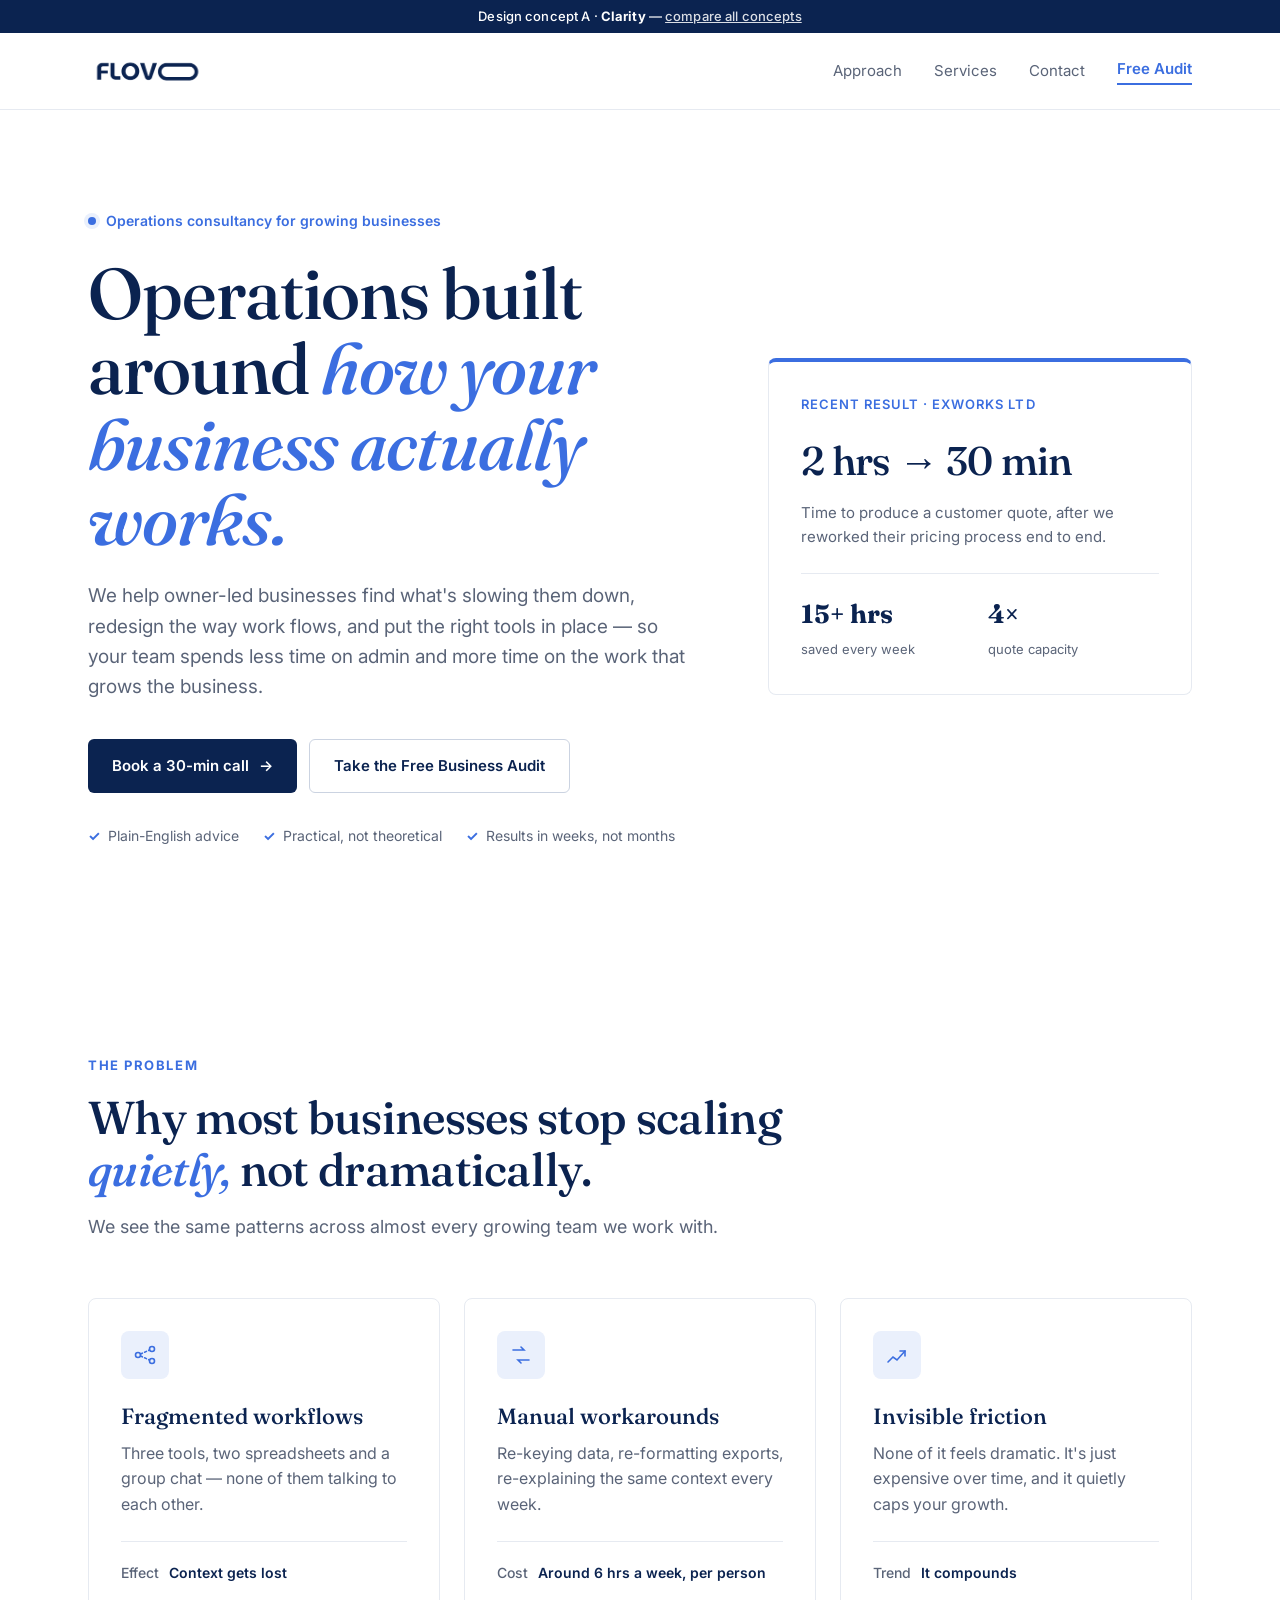
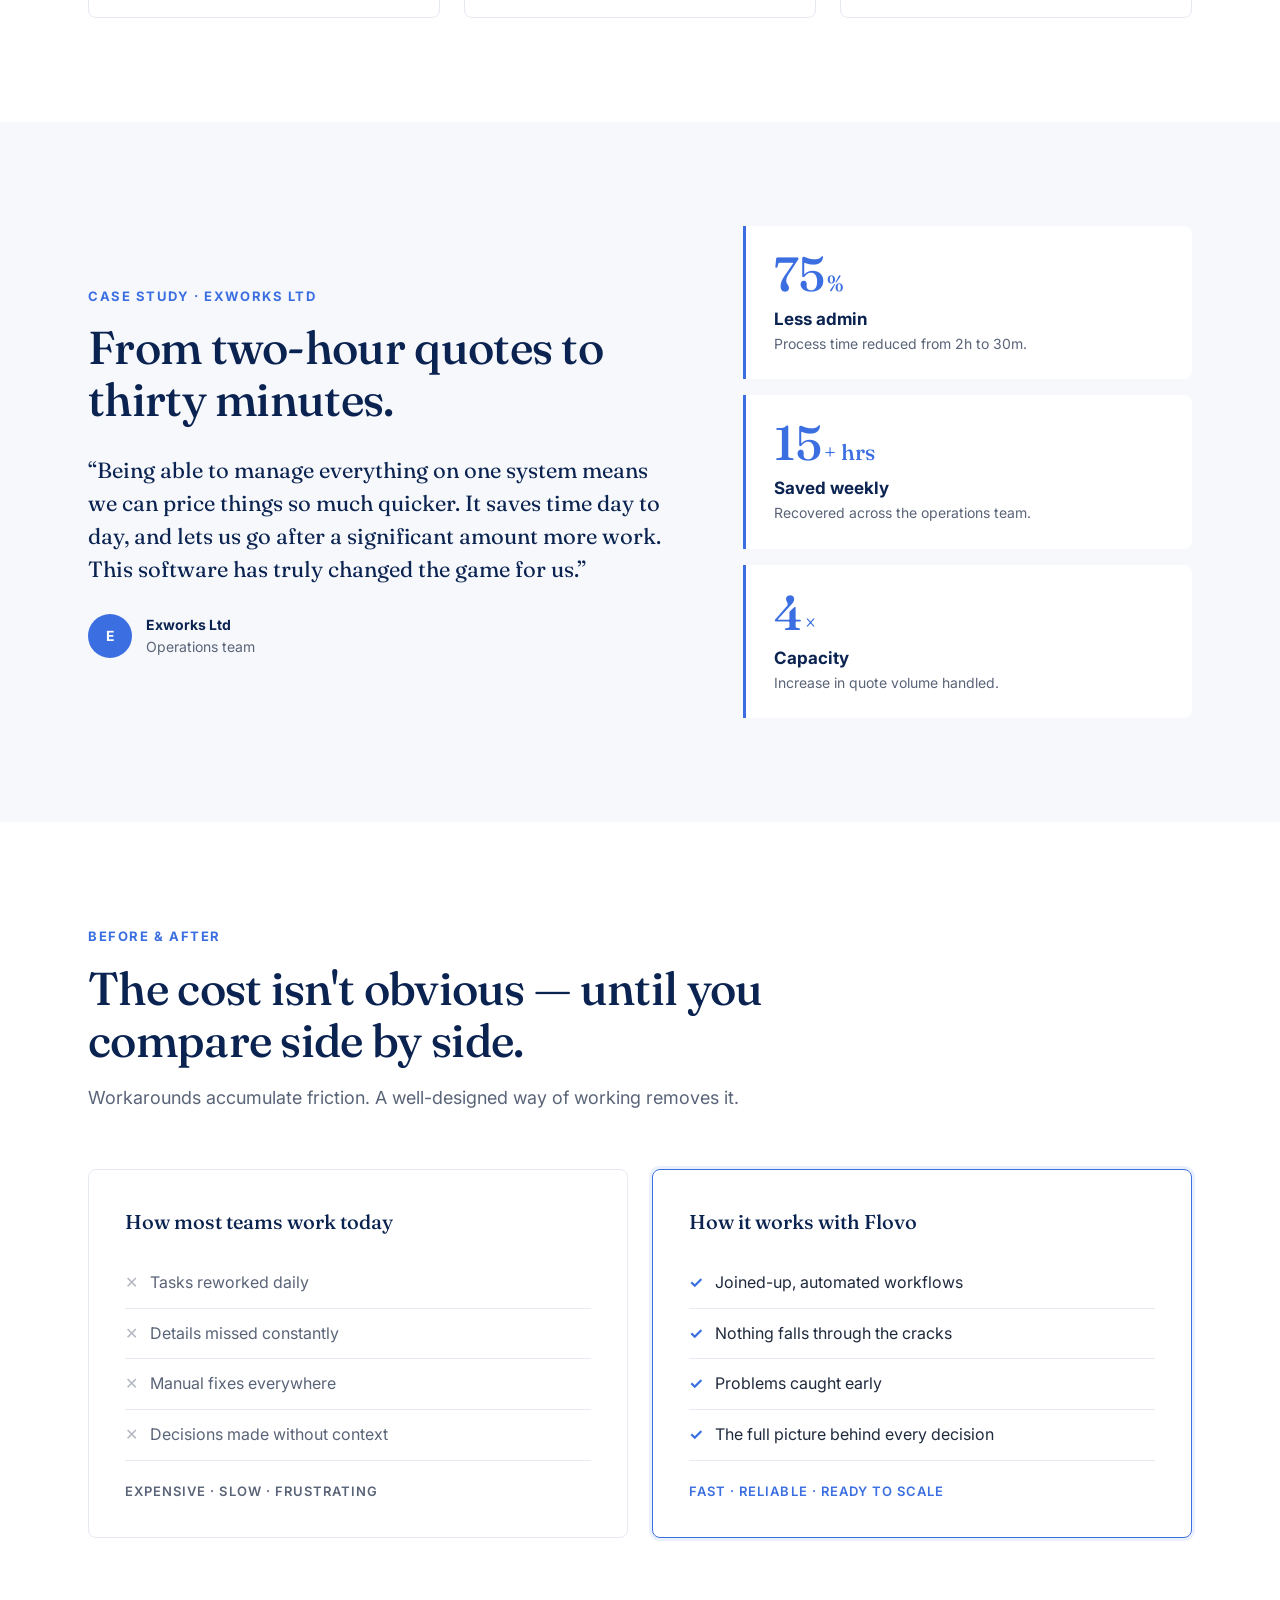
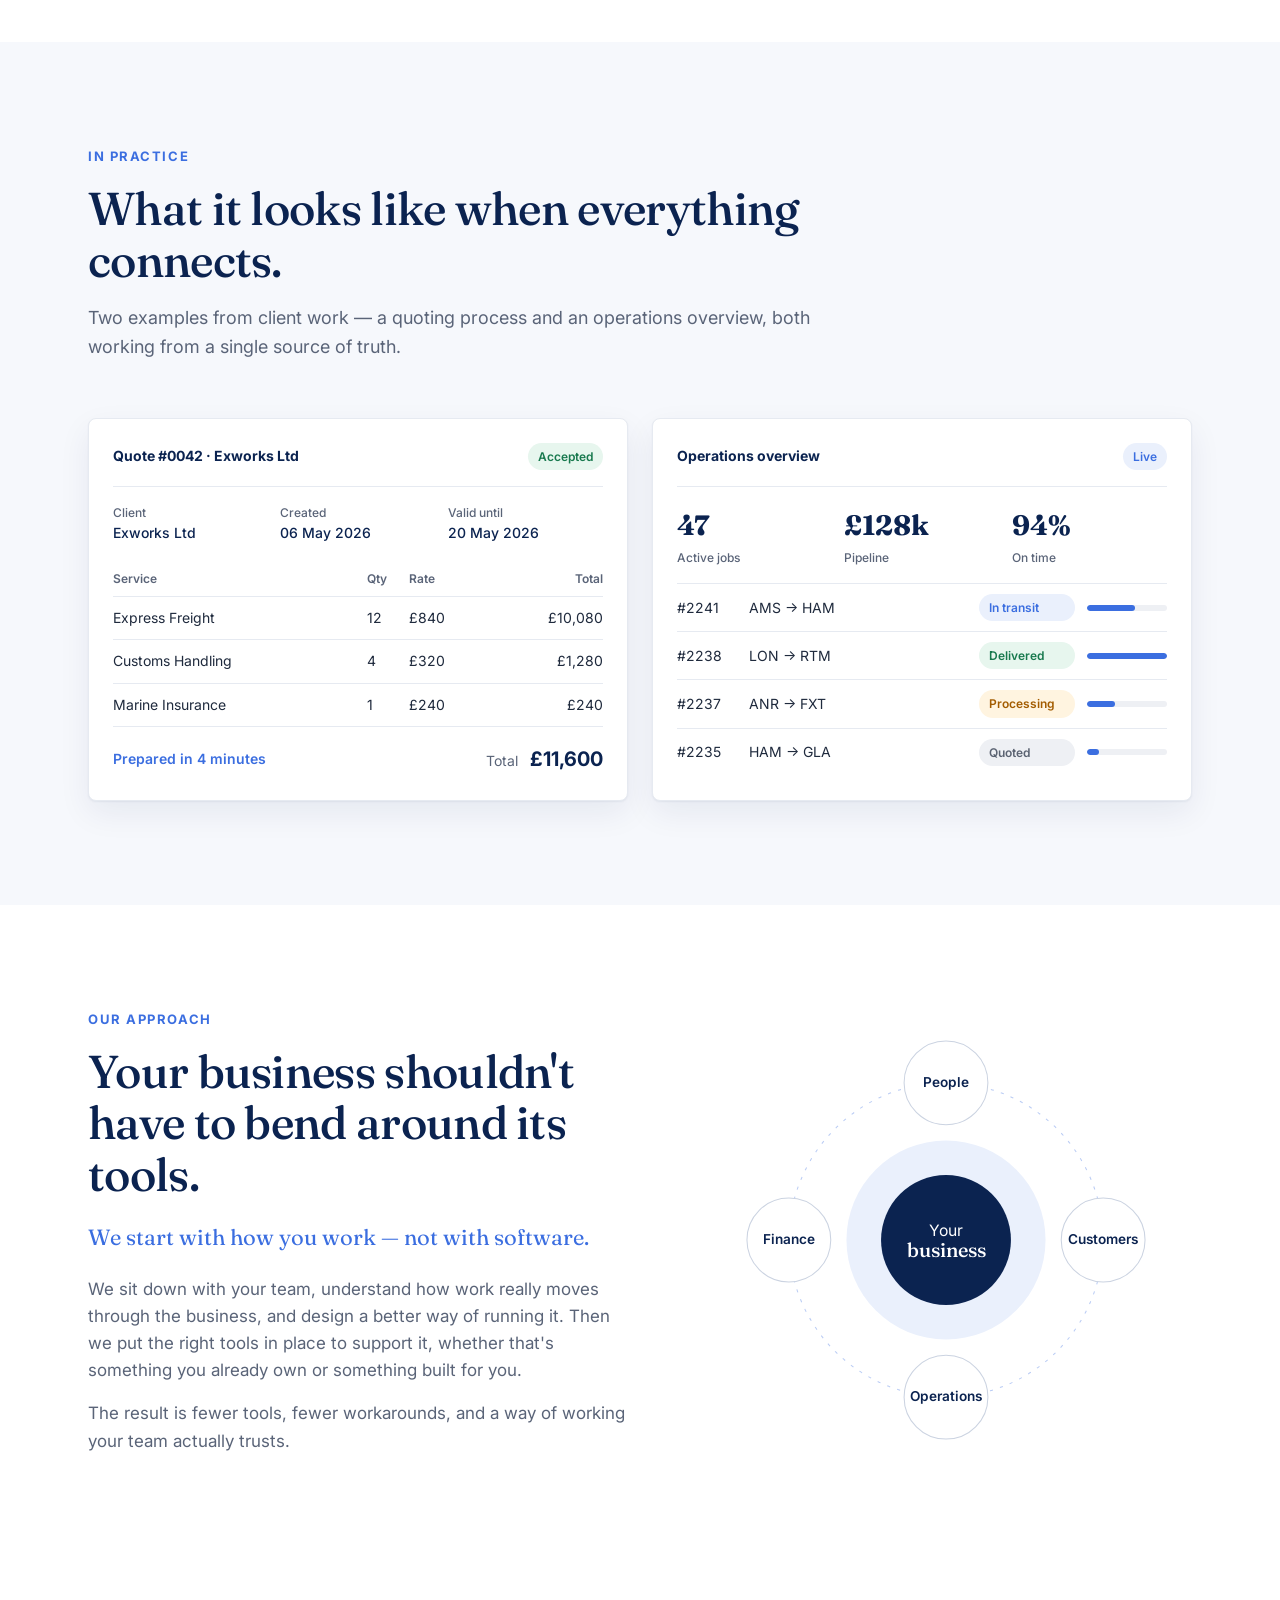
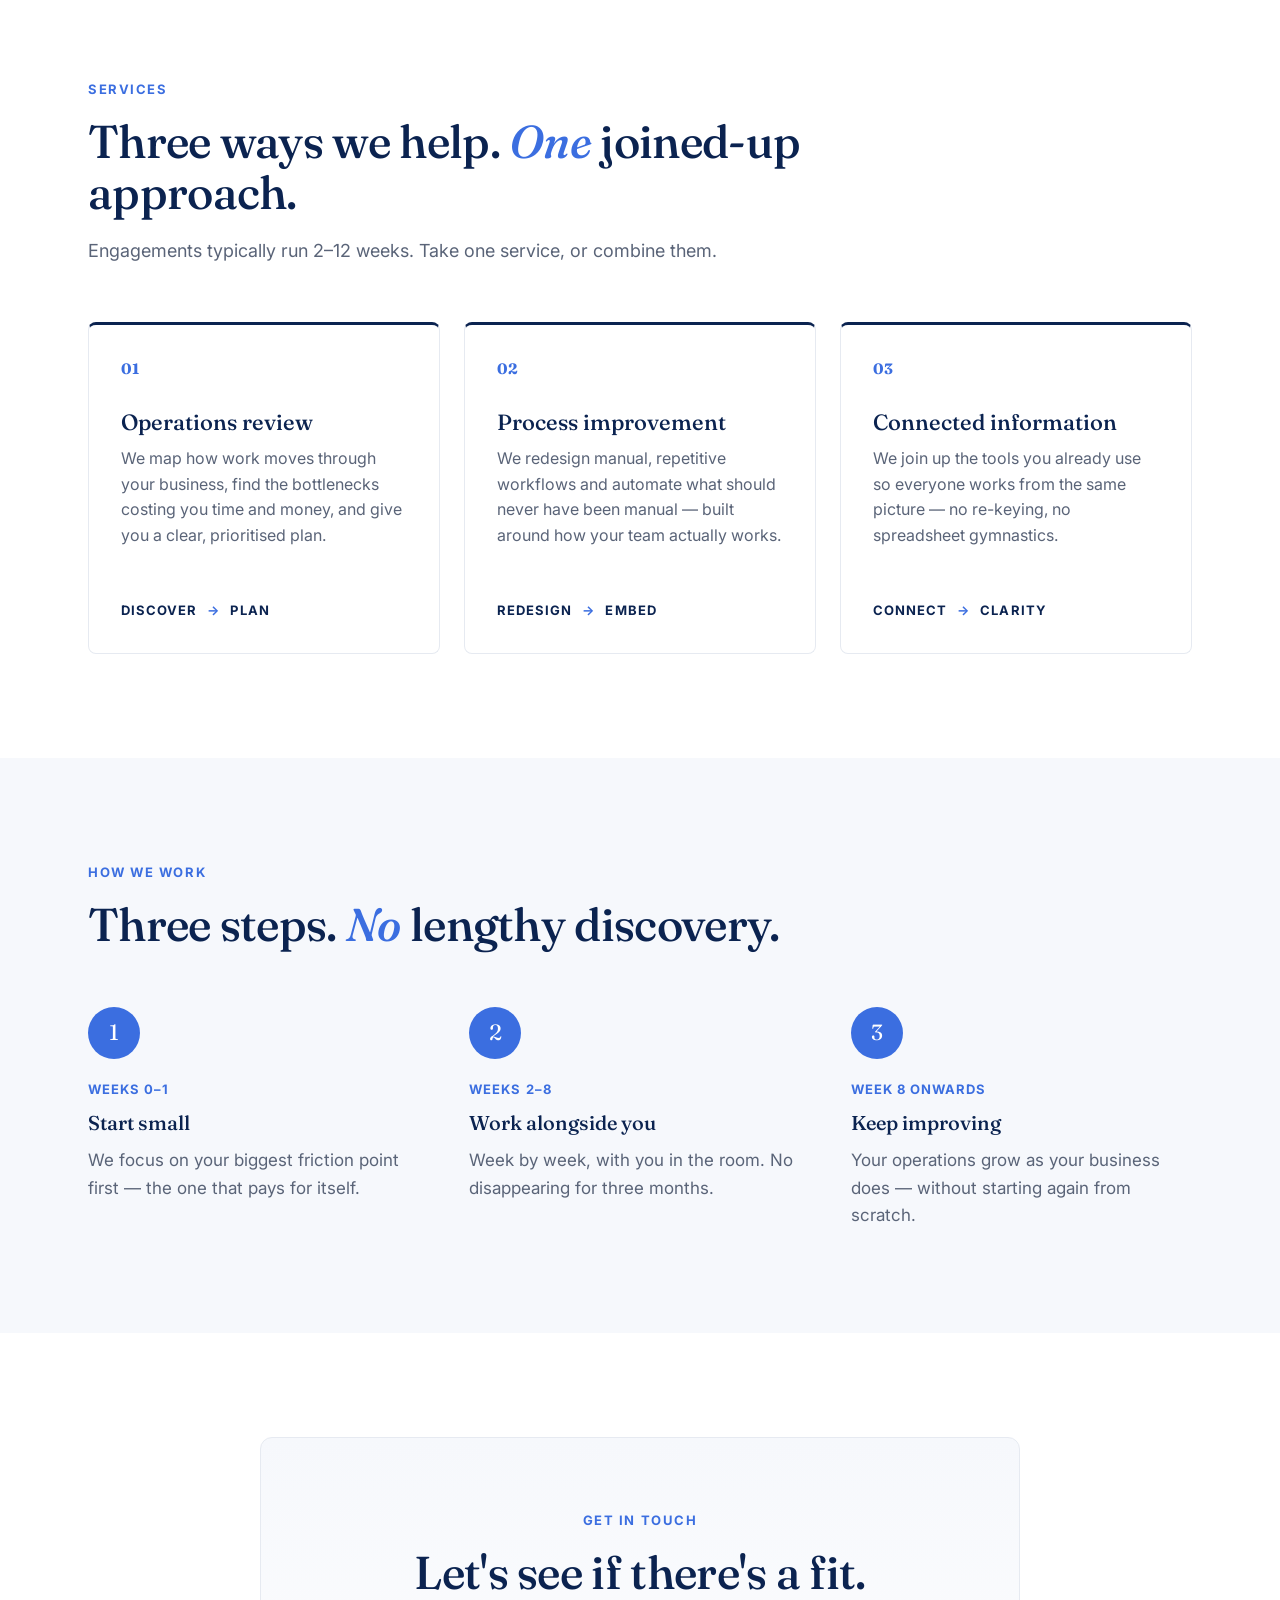
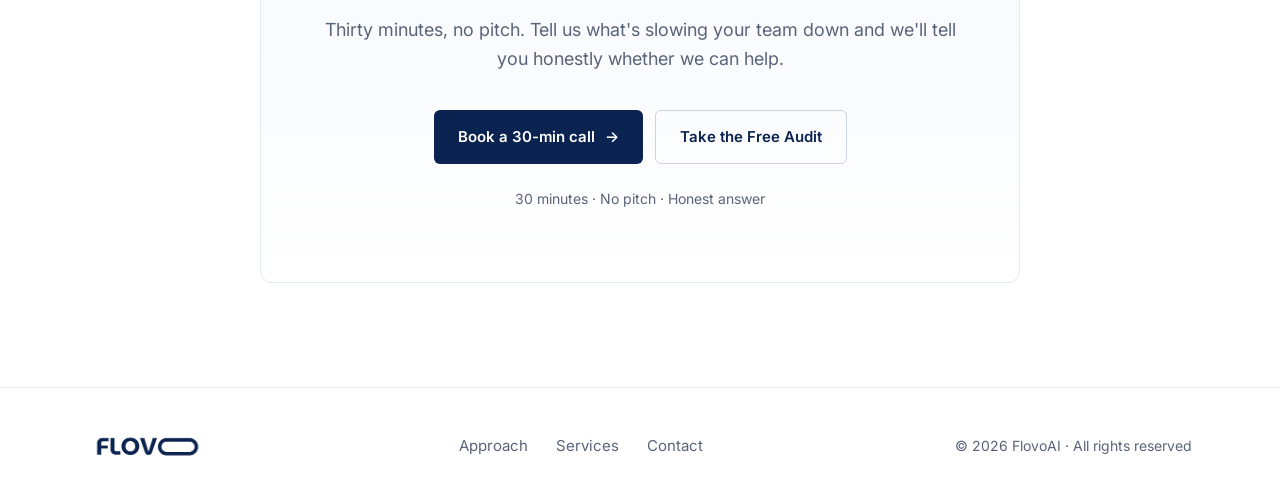
<file: concepts/concept-a.html>
<!DOCTYPE html>
<html lang="en"><head><meta charset="UTF-8"><meta name="viewport" content="width=device-width,initial-scale=1">
<meta name="robots" content="noindex"><title>FlovoAI — Concept A: Clarity</title>
<link rel="icon" href="../faviconv2.png">
<link href="https://fonts.googleapis.com/css2?family=Fraunces:opsz,wght@9..144,400;9..144,500;1,9..144,400;1,9..144,500&family=Inter:wght@400;500;600;700&display=swap" rel="stylesheet">
<style>
*,*::before,*::after{box-sizing:border-box;margin:0;padding:0}
html{scroll-behavior:smooth}
body{background:var(--bg);color:var(--text);font-family:var(--body);font-size:17px;line-height:1.6;-webkit-font-smoothing:antialiased}
a{color:inherit;text-decoration:none}
ul{list-style:none}
.wrap{max-width:1200px;margin:0 auto;padding:0 clamp(20px,4vw,48px)}
.concept-bar{background:var(--navy);color:#fff;font:500 13px/1 var(--body);text-align:center;padding:10px;letter-spacing:.01em}
.concept-bar a{text-decoration:underline;opacity:.85}
.logo{display:block;width:118px;height:36px;background:var(--logo,var(--navy));-webkit-mask:url(../logo.png) center/contain no-repeat;mask:url(../logo.png) center/contain no-repeat}
.nav{position:sticky;top:0;z-index:10;background:color-mix(in srgb,var(--bg) 90%,transparent);backdrop-filter:blur(10px);border-bottom:1px solid var(--line)}
.nav-row{display:flex;align-items:center;justify-content:space-between;height:76px}
.nav-links{display:flex;align-items:center;gap:32px;font-size:15px}
.nav-link{color:var(--text-soft)}
.nav-link:hover{color:var(--navy)}
.btn{display:inline-flex;align-items:center;gap:10px;padding:14px 24px;font-weight:600;font-size:15px;transition:all .15s;white-space:nowrap}
.hero-cta{display:flex;gap:12px;flex-wrap:wrap;margin-top:36px}
.hero-cta.center{justify-content:center}
h1,h2,h3,h4{font-family:var(--display);color:var(--navy);font-weight:var(--display-w,600)}
h1{font-size:clamp(42px,5.6vw,72px);line-height:1.05;letter-spacing:var(--tight,-.02em)}
h2{font-size:clamp(32px,3.6vw,48px);line-height:1.12;letter-spacing:var(--tight,-.02em)}
h3{font-size:22px;line-height:1.25;margin-bottom:10px}
h4{font-size:20px;margin-bottom:8px}
h1 em,h2 em{font-style:var(--em-style,italic);color:var(--blue)}
.hero{padding:96px 0 104px}
.hero-inner{display:grid;grid-template-columns:1.45fr 1fr;gap:64px;align-items:center}
.hero-sub{font-size:19px;color:var(--text-soft);max-width:600px;margin-top:24px}
.eyebrow{display:inline-flex;align-items:center;gap:10px;font-size:14px;font-weight:600;color:var(--blue);margin-bottom:24px}
.dot{width:8px;height:8px;border-radius:50%;background:var(--blue);box-shadow:0 0 0 4px var(--blue-soft)}
.hero-trust{display:flex;gap:24px;flex-wrap:wrap;margin-top:32px;font-size:14px;color:var(--text-soft)}
.hero-trust li::before{content:"✓";color:var(--blue);font-weight:700;margin-right:8px}
.hero-card{padding:32px}
.hero-card-label{font-size:13px;font-weight:600;color:var(--blue);text-transform:uppercase;letter-spacing:.08em}
.hero-card-big{font-family:var(--display);font-size:40px;color:var(--navy);margin:14px 0 8px;font-weight:var(--display-w,600);letter-spacing:-.02em}
.hero-card p{color:var(--text-soft);font-size:15px}
.hero-card-row{display:grid;grid-template-columns:1fr 1fr;gap:16px;margin-top:24px;padding-top:20px;border-top:1px solid var(--line)}
.hero-card-row strong{display:block;font-family:var(--display);font-size:26px;color:var(--navy)}
.hero-card-row span{font-size:13px;color:var(--text-soft)}
.sec{padding:104px 0}
.sec-head{max-width:760px;margin-bottom:56px}
.kicker{font-size:13px;font-weight:700;text-transform:uppercase;letter-spacing:.12em;color:var(--blue);margin-bottom:16px}
.sec-sub{font-size:18px;color:var(--text-soft);margin-top:18px}
.cards-3{display:grid;grid-template-columns:repeat(3,1fr);gap:24px}
.card{padding:32px;display:flex;flex-direction:column}
.card p{color:var(--text-soft);font-size:16px}
.card-icon{width:48px;height:48px;display:grid;place-items:center;color:var(--blue);background:var(--blue-soft);margin-bottom:24px}
.card-icon svg{width:24px;height:24px}
.card-foot{margin-top:auto;padding-top:20px;border-top:1px solid var(--line);font-size:14px;font-weight:600;color:var(--navy);display:flex;gap:10px}
.card p+.card-foot{margin-top:24px}
.card-foot span{color:var(--text-soft);font-weight:500}
.case{display:grid;grid-template-columns:1.3fr 1fr;gap:72px;align-items:center}
.case blockquote{font-family:var(--quote,var(--display));font-size:22px;line-height:1.5;color:var(--navy);margin:28px 0;font-weight:400}
.cite{display:flex;gap:14px;align-items:center;font-size:14px;color:var(--text-soft)}
.cite strong{color:var(--navy)}
.avatar{width:44px;height:44px;border-radius:50%;background:var(--blue);color:#fff;display:grid;place-items:center;font-weight:700}
.stats{display:grid;gap:16px}
.stat{padding:24px 28px}
.stat-num{font-family:var(--display);font-size:48px;line-height:1;color:var(--blue);font-weight:var(--display-w,600)}
.stat-num small{font-size:22px;margin-left:2px}
.stat-label{font-weight:700;color:var(--navy);margin-top:8px}
.stat p{font-size:14px;color:var(--text-soft)}
.compare{display:grid;grid-template-columns:1fr 1fr;gap:24px}
.compare-col{padding:36px}
.compare-col h4{margin-bottom:20px}
.compare-col li{padding:12px 0;border-bottom:1px solid var(--line);display:flex;gap:12px;font-size:16px}
.compare-col.then li::before{content:"✕";color:#B4B8C2}
.compare-col.now li::before{content:"✓";color:var(--blue);font-weight:700}
.compare-col.then{color:var(--text-soft)}
.compare-foot{margin-top:20px;font-size:13px;font-weight:600;text-transform:uppercase;letter-spacing:.08em;color:var(--text-soft)}
.compare-col.now .compare-foot{color:var(--blue)}
.mocks{display:grid;grid-template-columns:1fr 1fr;gap:24px}
.mock{background:#fff;padding:24px;font-size:14px;box-shadow:var(--mock-shadow,0 1px 2px rgba(11,35,80,.06),0 12px 32px rgba(11,35,80,.07));border:1px solid var(--line)}
.mock-head{display:flex;justify-content:space-between;align-items:center;font-weight:700;color:var(--navy);padding-bottom:16px;border-bottom:1px solid var(--line)}
.mock-meta{display:grid;grid-template-columns:repeat(3,1fr);gap:12px;padding:16px 0;color:var(--navy);font-weight:500}
.mock-meta span,.kpis span{display:block;font-size:12px;color:var(--text-soft);font-weight:500}
.mock table{width:100%;border-collapse:collapse}
.mock th{text-align:left;font-size:12px;color:var(--text-soft);font-weight:600;padding:8px 0;border-bottom:1px solid var(--line)}
.mock td{padding:10px 0;border-bottom:1px solid var(--line);color:var(--text)}
.mock th:last-child,.mock td:last-child{text-align:right}
.mock-total{display:flex;justify-content:space-between;align-items:center;padding-top:16px;color:var(--text-soft)}
.mock-total strong{font-size:20px;color:var(--navy);margin-left:8px}
.note{color:var(--blue);font-weight:600}
.pill{font-size:12px;font-weight:600;padding:4px 10px;border-radius:99px}
.pill.ok{background:#E7F6EE;color:#18794E}.pill.live,.pill.info{background:var(--blue-soft);color:var(--blue)}
.pill.warn{background:#FFF4E0;color:#A35C00}.pill.muted{background:#EEF0F4;color:#5B6372}
.kpis{display:grid;grid-template-columns:repeat(3,1fr);gap:12px;padding:16px 0}
.kpis strong{font-family:var(--display);font-size:28px;color:var(--navy)}
.job{display:grid;grid-template-columns:60px 1fr 96px 80px;gap:12px;align-items:center;padding:10px 0;border-top:1px solid var(--line);color:var(--text)}
.bar{height:6px;background:#EEF0F4;border-radius:9px;overflow:hidden}.bar i{display:block;height:100%;background:var(--blue);border-radius:9px}
.approach{display:grid;grid-template-columns:1.1fr 1fr;gap:72px;align-items:center}
.approach .lead{font-family:var(--display);font-size:22px;color:var(--blue);margin:20px 0}
.approach p{color:var(--text-soft);margin-bottom:16px}
.diagram svg{width:100%;max-width:440px;display:block;margin:auto}
.d-ring{fill:none;stroke:var(--blue);stroke-opacity:.35;stroke-dasharray:3 7}
.d-ring2{fill:var(--blue-soft);stroke:none}
.d-node circle{fill:#fff;stroke:var(--line-strong)}
.d-node text{font:600 13px var(--body);fill:var(--navy);text-anchor:middle}
.d-core{fill:var(--navy)}
.d-core-t1,.d-core-t2{fill:#fff;text-anchor:middle;font:400 15px var(--body)}
.d-core-t2{font:var(--display-w,600) 19px var(--display)}
.svc-num{font-family:var(--display);font-size:15px;font-weight:700;color:var(--blue);margin-bottom:28px}
.svc-flow{margin-top:auto;padding-top:24px;font-size:13px;font-weight:700;text-transform:uppercase;letter-spacing:.08em;color:var(--navy)}
.card p+.svc-flow{margin-top:28px}
.svc-flow span{color:var(--blue);margin:0 6px}
.steps{display:grid;grid-template-columns:repeat(3,1fr);gap:40px}
.step-n{width:52px;height:52px;border-radius:50%;display:grid;place-items:center;font-family:var(--display);font-size:22px;color:#fff;background:var(--blue);margin-bottom:20px}
.step-when{font-size:13px;font-weight:700;text-transform:uppercase;letter-spacing:.08em;color:var(--blue);margin-bottom:8px}
.step p{color:var(--text-soft)}
.contact{text-align:center;max-width:760px;margin:0 auto;padding:72px 48px}
.contact p{font-size:18px;color:var(--text-soft);margin-top:18px}
.contact-meta{margin-top:24px;font-size:14px;color:var(--text-soft)}
.footer{padding:40px 0;border-top:1px solid var(--line)}
.footer-row{display:flex;align-items:center;justify-content:space-between;gap:24px;flex-wrap:wrap}
.footer-links{display:flex;gap:28px;font-size:15px;color:var(--text-soft)}
.footer-meta{font-size:14px;color:var(--text-soft)}
@media(max-width:900px){
  .hero-inner,.case,.approach,.compare,.mocks,.cards-3,.steps{grid-template-columns:1fr}
  .nav-link{display:none}
  .hero{padding:64px 0}.sec{padding:72px 0}
  .job{grid-template-columns:50px 1fr 90px}.job .bar{display:none}
}

/* Concept A — Clarity: crisp white, navy serif headlines, measured and advisory */
:root{--bg:#fff;--navy:#0B2350;--blue:#3B6EE0;--blue-soft:#EAF0FC;--text:#1F2A3D;--text-soft:#5A6478;--line:#E6EAF1;--line-strong:#CBD3E1;
--display:'Fraunces',Georgia,serif;--body:'Inter',system-ui,sans-serif;--display-w:500;--tight:-.015em}
.nav-cta{color:var(--blue);font-weight:600;border-bottom:2px solid var(--blue);padding-bottom:2px}
.btn{border-radius:6px}
.btn-primary{background:var(--navy);color:#fff}.btn-primary:hover{background:var(--blue)}
.btn-secondary{border:1px solid var(--line-strong);color:var(--navy)}.btn-secondary:hover{border-color:var(--navy)}
.hero-card{border:1px solid var(--line);border-radius:8px;border-top:4px solid var(--blue)}
.card{border:1px solid var(--line);border-radius:8px}
.card-icon{border-radius:8px}
.sec-case,.sec-mocks,.sec-process{background:#F6F8FC}
.stat{background:#fff;border-left:3px solid var(--blue);border-radius:0 8px 8px 0}
.compare-col{border:1px solid var(--line);border-radius:8px}
.compare-col.now{border-color:var(--blue);box-shadow:0 0 0 3px var(--blue-soft)}
.mock{border-radius:8px}
.service{border-top:3px solid var(--navy)}
.sec-contact .contact{border:1px solid var(--line);border-radius:12px;background:linear-gradient(180deg,#F6F8FC,#fff)}

</style></head><body>
  <div class="concept-bar">Design concept A · <strong>Clarity</strong> — <a href="index.html">compare all concepts</a></div>

  <header class="nav">
    <div class="wrap nav-row">
      <a class="brand" href="#top" aria-label="FlovoAI home"><span class="logo" role="img" aria-label="FlovoAI"></span></a>
      <nav class="nav-links" aria-label="Primary">
        <a class="nav-link" href="#approach">Approach</a>
        <a class="nav-link" href="#services">Services</a>
        <a class="nav-link" href="#contact">Contact</a>
        <a class="nav-cta" href="/questionnaire">Free Audit</a>
      </nav>
    </div>
  </header>

  <main id="top">

    <!-- HERO -->
    <section class="hero">
      <div class="wrap hero-inner">
        <div class="hero-copy">
          <div class="eyebrow"><span class="dot"></span>Operations consultancy for growing businesses</div>
          <h1>Operations built around <em>how your business actually works.</em></h1>
          <p class="hero-sub">We help owner-led businesses find what's slowing them down, redesign the way work flows, and put the right tools in place — so your team spends less time on admin and more time on the work that grows the business.</p>
          <div class="hero-cta">
            <a class="btn btn-primary" href="https://cal.com/flovoai/30min">Book a 30-min call <span aria-hidden="true">→</span></a>
            <a class="btn btn-secondary" href="/questionnaire">Take the Free Business Audit</a>
          </div>
          <ul class="hero-trust">
            <li>Plain-English advice</li>
            <li>Practical, not theoretical</li>
            <li>Results in weeks, not months</li>
          </ul>
        </div>
        <aside class="hero-card">
          <div class="hero-card-label">Recent result · Exworks Ltd</div>
          <div class="hero-card-big">2 hrs → 30 min</div>
          <p>Time to produce a customer quote, after we reworked their pricing process end to end.</p>
          <div class="hero-card-row">
            <div><strong>15+ hrs</strong><span>saved every week</span></div>
            <div><strong>4×</strong><span>quote capacity</span></div>
          </div>
        </aside>
      </div>
    </section>

    <!-- PROBLEM -->
    <section class="sec sec-problem">
      <div class="wrap">
        <div class="sec-head">
          <div class="kicker">The problem</div>
          <h2>Why most businesses stop scaling <em>quietly,</em> not dramatically.</h2>
          <p class="sec-sub">We see the same patterns across almost every growing team we work with.</p>
        </div>
        <div class="cards-3">
          <article class="card">
            <div class="card-icon"><svg viewBox="0 0 24 24" fill="none" stroke="currentColor" stroke-width="1.6" stroke-linecap="round"><circle cx="5" cy="12" r="2.5"/><circle cx="19" cy="6" r="2.5"/><circle cx="19" cy="18" r="2.5"/><path d="M7.5 11 16.5 7M7.5 13l9 4" stroke-dasharray="2 2.5"/></svg></div>
            <h3>Fragmented workflows</h3>
            <p>Three tools, two spreadsheets and a group chat — none of them talking to each other.</p>
            <div class="card-foot"><span>Effect</span>Context gets lost</div>
          </article>
          <article class="card">
            <div class="card-icon"><svg viewBox="0 0 24 24" fill="none" stroke="currentColor" stroke-width="1.6" stroke-linecap="round"><path d="M4 7h11l-3-3M20 17H9l3 3"/></svg></div>
            <h3>Manual workarounds</h3>
            <p>Re-keying data, re-formatting exports, re-explaining the same context every week.</p>
            <div class="card-foot"><span>Cost</span>Around 6 hrs a week, per person</div>
          </article>
          <article class="card">
            <div class="card-icon"><svg viewBox="0 0 24 24" fill="none" stroke="currentColor" stroke-width="1.6" stroke-linecap="round"><path d="M3 19l5-5 4 3 8-9"/><path d="M15 8h5v5"/></svg></div>
            <h3>Invisible friction</h3>
            <p>None of it feels dramatic. It's just expensive over time, and it quietly caps your growth.</p>
            <div class="card-foot"><span>Trend</span>It compounds</div>
          </article>
        </div>
      </div>
    </section>

    <!-- CASE STUDY -->
    <section class="sec sec-case">
      <div class="wrap">
        <div class="case">
          <div class="case-left">
            <div class="kicker">Case study · Exworks Ltd</div>
            <h2>From two-hour quotes to thirty minutes.</h2>
            <blockquote>“Being able to manage everything on one system means we can price things so much quicker. It saves time day to day, and lets us go after a significant amount more work. This software has truly changed the game for us.”</blockquote>
            <div class="cite"><span class="avatar">E</span><span><strong>Exworks Ltd</strong><br>Operations team</span></div>
          </div>
          <div class="stats">
            <div class="stat"><div class="stat-num">75<small>%</small></div><div class="stat-label">Less admin</div><p>Process time reduced from 2h to 30m.</p></div>
            <div class="stat"><div class="stat-num">15<small>+ hrs</small></div><div class="stat-label">Saved weekly</div><p>Recovered across the operations team.</p></div>
            <div class="stat"><div class="stat-num">4<small>×</small></div><div class="stat-label">Capacity</div><p>Increase in quote volume handled.</p></div>
          </div>
        </div>
      </div>
    </section>

    <!-- COMPARE -->
    <section class="sec sec-compare">
      <div class="wrap">
        <div class="sec-head">
          <div class="kicker">Before &amp; after</div>
          <h2>The cost isn't obvious — until you compare side by side.</h2>
          <p class="sec-sub">Workarounds accumulate friction. A well-designed way of working removes it.</p>
        </div>
        <div class="compare">
          <div class="compare-col then">
            <h4>How most teams work today</h4>
            <ul>
              <li>Tasks reworked daily</li>
              <li>Details missed constantly</li>
              <li>Manual fixes everywhere</li>
              <li>Decisions made without context</li>
            </ul>
            <div class="compare-foot">Expensive · slow · frustrating</div>
          </div>
          <div class="compare-col now">
            <h4>How it works with Flovo</h4>
            <ul>
              <li>Joined-up, automated workflows</li>
              <li>Nothing falls through the cracks</li>
              <li>Problems caught early</li>
              <li>The full picture behind every decision</li>
            </ul>
            <div class="compare-foot">Fast · reliable · ready to scale</div>
          </div>
        </div>
      </div>
    </section>

    <!-- IN PRACTICE -->
    <section class="sec sec-mocks">
      <div class="wrap">
        <div class="sec-head">
          <div class="kicker">In practice</div>
          <h2>What it looks like when everything connects.</h2>
          <p class="sec-sub">Two examples from client work — a quoting process and an operations overview, both working from a single source of truth.</p>
        </div>
        <div class="mocks">
          <div class="mock">
            <div class="mock-head"><span>Quote #0042 · Exworks Ltd</span><span class="pill ok">Accepted</span></div>
            <div class="mock-meta"><div><span>Client</span>Exworks Ltd</div><div><span>Created</span>06 May 2026</div><div><span>Valid until</span>20 May 2026</div></div>
            <table>
              <thead><tr><th>Service</th><th>Qty</th><th>Rate</th><th>Total</th></tr></thead>
              <tbody>
                <tr><td>Express Freight</td><td>12</td><td>£840</td><td>£10,080</td></tr>
                <tr><td>Customs Handling</td><td>4</td><td>£320</td><td>£1,280</td></tr>
                <tr><td>Marine Insurance</td><td>1</td><td>£240</td><td>£240</td></tr>
              </tbody>
            </table>
            <div class="mock-total"><span class="note">Prepared in 4 minutes</span><span>Total <strong>£11,600</strong></span></div>
          </div>
          <div class="mock">
            <div class="mock-head"><span>Operations overview</span><span class="pill live">Live</span></div>
            <div class="kpis"><div><strong>47</strong><span>Active jobs</span></div><div><strong>£128k</strong><span>Pipeline</span></div><div><strong>94%</strong><span>On time</span></div></div>
            <div class="jobs">
              <div class="job"><span>#2241</span><span>AMS → HAM</span><span class="pill info">In transit</span><div class="bar"><i style="width:60%"></i></div></div>
              <div class="job"><span>#2238</span><span>LON → RTM</span><span class="pill ok">Delivered</span><div class="bar"><i style="width:100%"></i></div></div>
              <div class="job"><span>#2237</span><span>ANR → FXT</span><span class="pill warn">Processing</span><div class="bar"><i style="width:35%"></i></div></div>
              <div class="job"><span>#2235</span><span>HAM → GLA</span><span class="pill muted">Quoted</span><div class="bar"><i style="width:15%"></i></div></div>
            </div>
          </div>
        </div>
      </div>
    </section>

    <!-- APPROACH -->
    <section id="approach" class="sec sec-approach">
      <div class="wrap approach">
        <div>
          <div class="kicker">Our approach</div>
          <h2>Your business shouldn't have to bend around its tools.</h2>
          <p class="lead">We start with how you work — not with software.</p>
          <p>We sit down with your team, understand how work really moves through the business, and design a better way of running it. Then we put the right tools in place to support it, whether that's something you already own or something built for you.</p>
          <p>The result is fewer tools, fewer workarounds, and a way of working your team actually trusts.</p>
        </div>
        <div class="diagram" aria-hidden="true">
          <svg viewBox="0 0 420 420">
            <circle cx="210" cy="210" r="150" class="d-ring"/>
            <circle cx="210" cy="210" r="95" class="d-ring2"/>
            <g class="d-node"><circle cx="210" cy="60" r="40"/><text x="210" y="64">People</text></g>
            <g class="d-node"><circle cx="360" cy="210" r="40"/><text x="360" y="214">Customers</text></g>
            <g class="d-node"><circle cx="210" cy="360" r="40"/><text x="210" y="364">Operations</text></g>
            <g class="d-node"><circle cx="60" cy="210" r="40"/><text x="60" y="214">Finance</text></g>
            <circle cx="210" cy="210" r="62" class="d-core"/>
            <text x="210" y="206" class="d-core-t1">Your</text>
            <text x="210" y="226" class="d-core-t2">business</text>
          </svg>
        </div>
      </div>
    </section>

    <!-- SERVICES -->
    <section id="services" class="sec sec-services">
      <div class="wrap">
        <div class="sec-head">
          <div class="kicker">Services</div>
          <h2>Three ways we help. <em>One</em> joined-up approach.</h2>
          <p class="sec-sub">Engagements typically run 2–12 weeks. Take one service, or combine them.</p>
        </div>
        <div class="cards-3 services">
          <article class="card service">
            <div class="svc-num">01</div>
            <h3>Operations review</h3>
            <p>We map how work moves through your business, find the bottlenecks costing you time and money, and give you a clear, prioritised plan.</p>
            <div class="svc-flow">Discover <span>→</span> Plan</div>
          </article>
          <article class="card service">
            <div class="svc-num">02</div>
            <h3>Process improvement</h3>
            <p>We redesign manual, repetitive workflows and automate what should never have been manual — built around how your team actually works.</p>
            <div class="svc-flow">Redesign <span>→</span> Embed</div>
          </article>
          <article class="card service">
            <div class="svc-num">03</div>
            <h3>Connected information</h3>
            <p>We join up the tools you already use so everyone works from the same picture — no re-keying, no spreadsheet gymnastics.</p>
            <div class="svc-flow">Connect <span>→</span> Clarity</div>
          </article>
        </div>
      </div>
    </section>

    <!-- PROCESS -->
    <section class="sec sec-process">
      <div class="wrap">
        <div class="sec-head">
          <div class="kicker">How we work</div>
          <h2>Three steps. <em>No</em> lengthy discovery.</h2>
        </div>
        <div class="steps">
          <div class="step"><div class="step-n">1</div><div class="step-when">Weeks 0–1</div><h4>Start small</h4><p>We focus on your biggest friction point first — the one that pays for itself.</p></div>
          <div class="step"><div class="step-n">2</div><div class="step-when">Weeks 2–8</div><h4>Work alongside you</h4><p>Week by week, with you in the room. No disappearing for three months.</p></div>
          <div class="step"><div class="step-n">3</div><div class="step-when">Week 8 onwards</div><h4>Keep improving</h4><p>Your operations grow as your business does — without starting again from scratch.</p></div>
        </div>
      </div>
    </section>

    <!-- CONTACT -->
    <section id="contact" class="sec sec-contact">
      <div class="wrap">
        <div class="contact">
          <div class="kicker">Get in touch</div>
          <h2>Let's see if there's a fit.</h2>
          <p>Thirty minutes, no pitch. Tell us what's slowing your team down and we'll tell you honestly whether we can help.</p>
          <div class="hero-cta center">
            <a class="btn btn-primary" href="https://cal.com/flovoai/30min">Book a 30-min call <span aria-hidden="true">→</span></a>
            <a class="btn btn-secondary" href="/questionnaire">Take the Free Audit</a>
          </div>
          <div class="contact-meta">30 minutes · No pitch · Honest answer</div>
        </div>
      </div>
    </section>
  </main>

  <footer class="footer">
    <div class="wrap footer-row">
      <span class="logo" role="img" aria-label="FlovoAI"></span>
      <div class="footer-links"><a href="#approach">Approach</a><a href="#services">Services</a><a href="#contact">Contact</a></div>
      <div class="footer-meta">© 2026 FlovoAI · All rights reserved</div>
    </div>
  </footer>

</body></html>
</file>
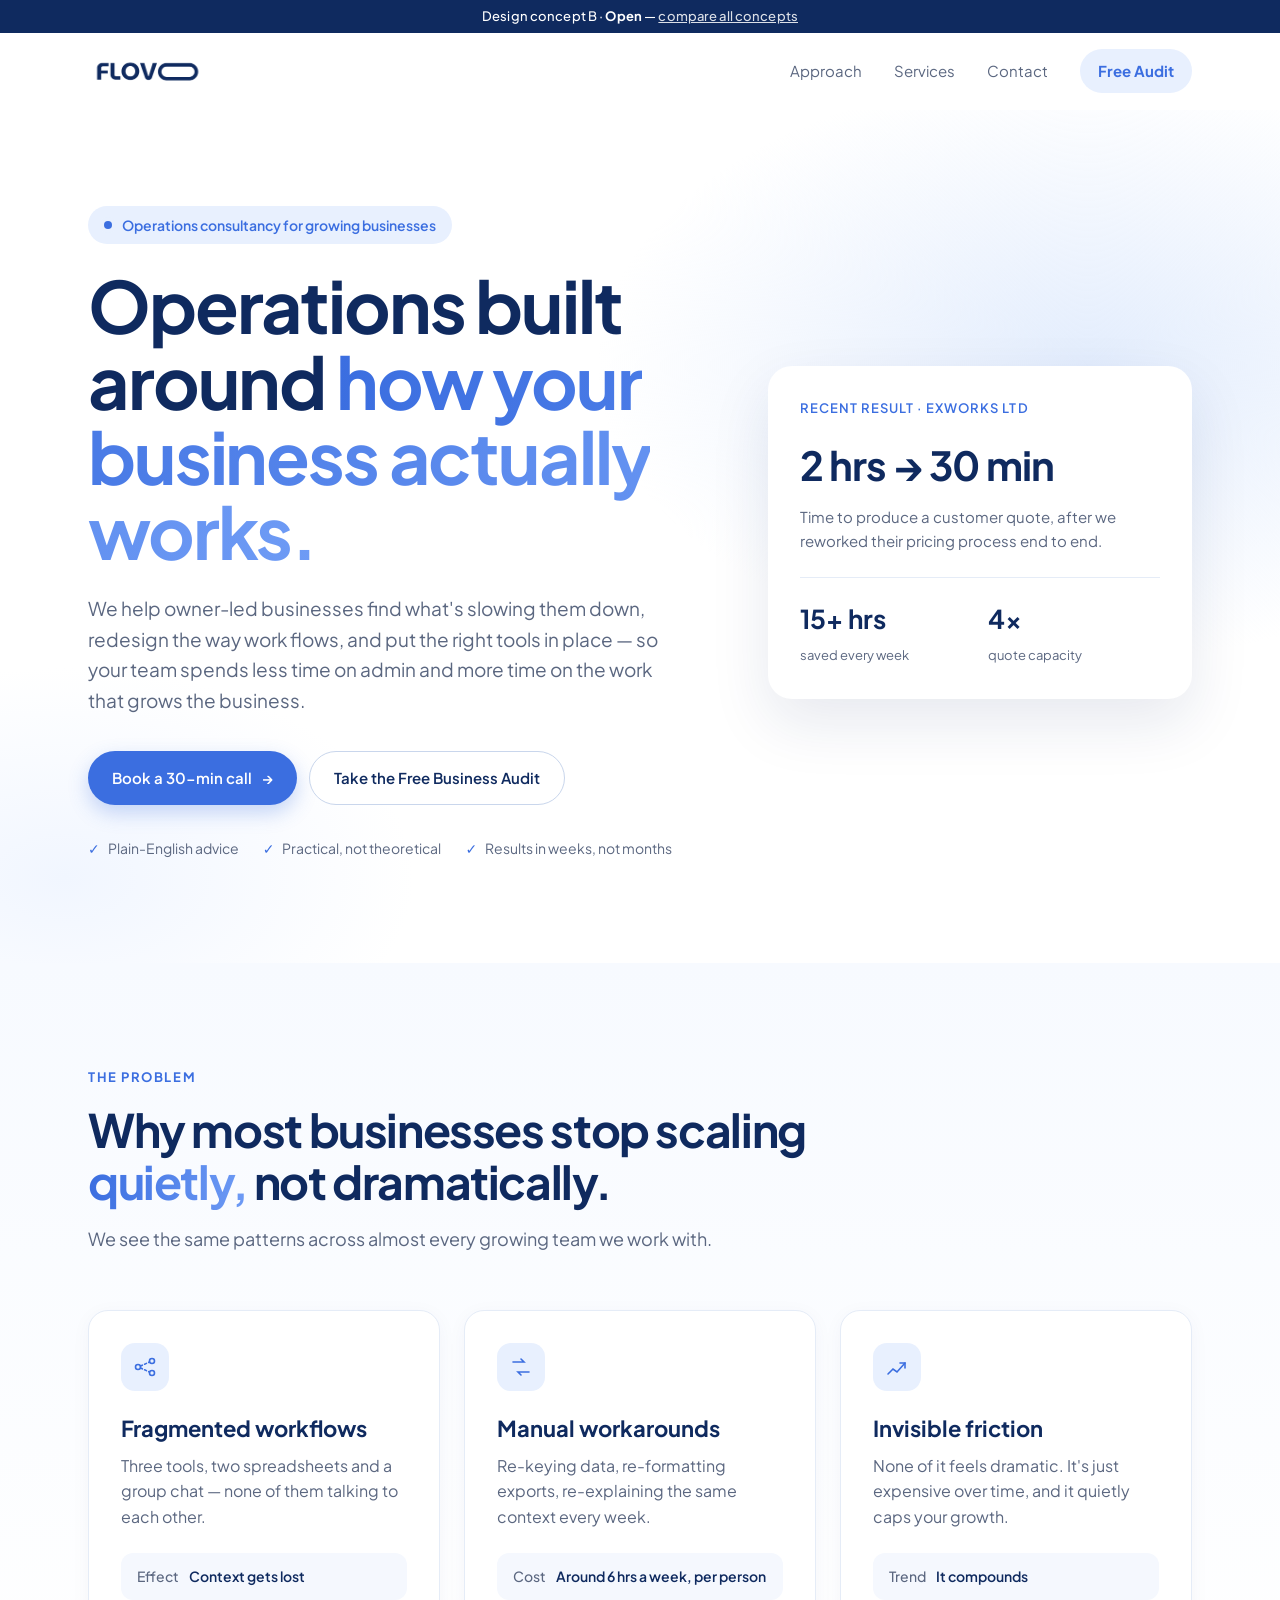
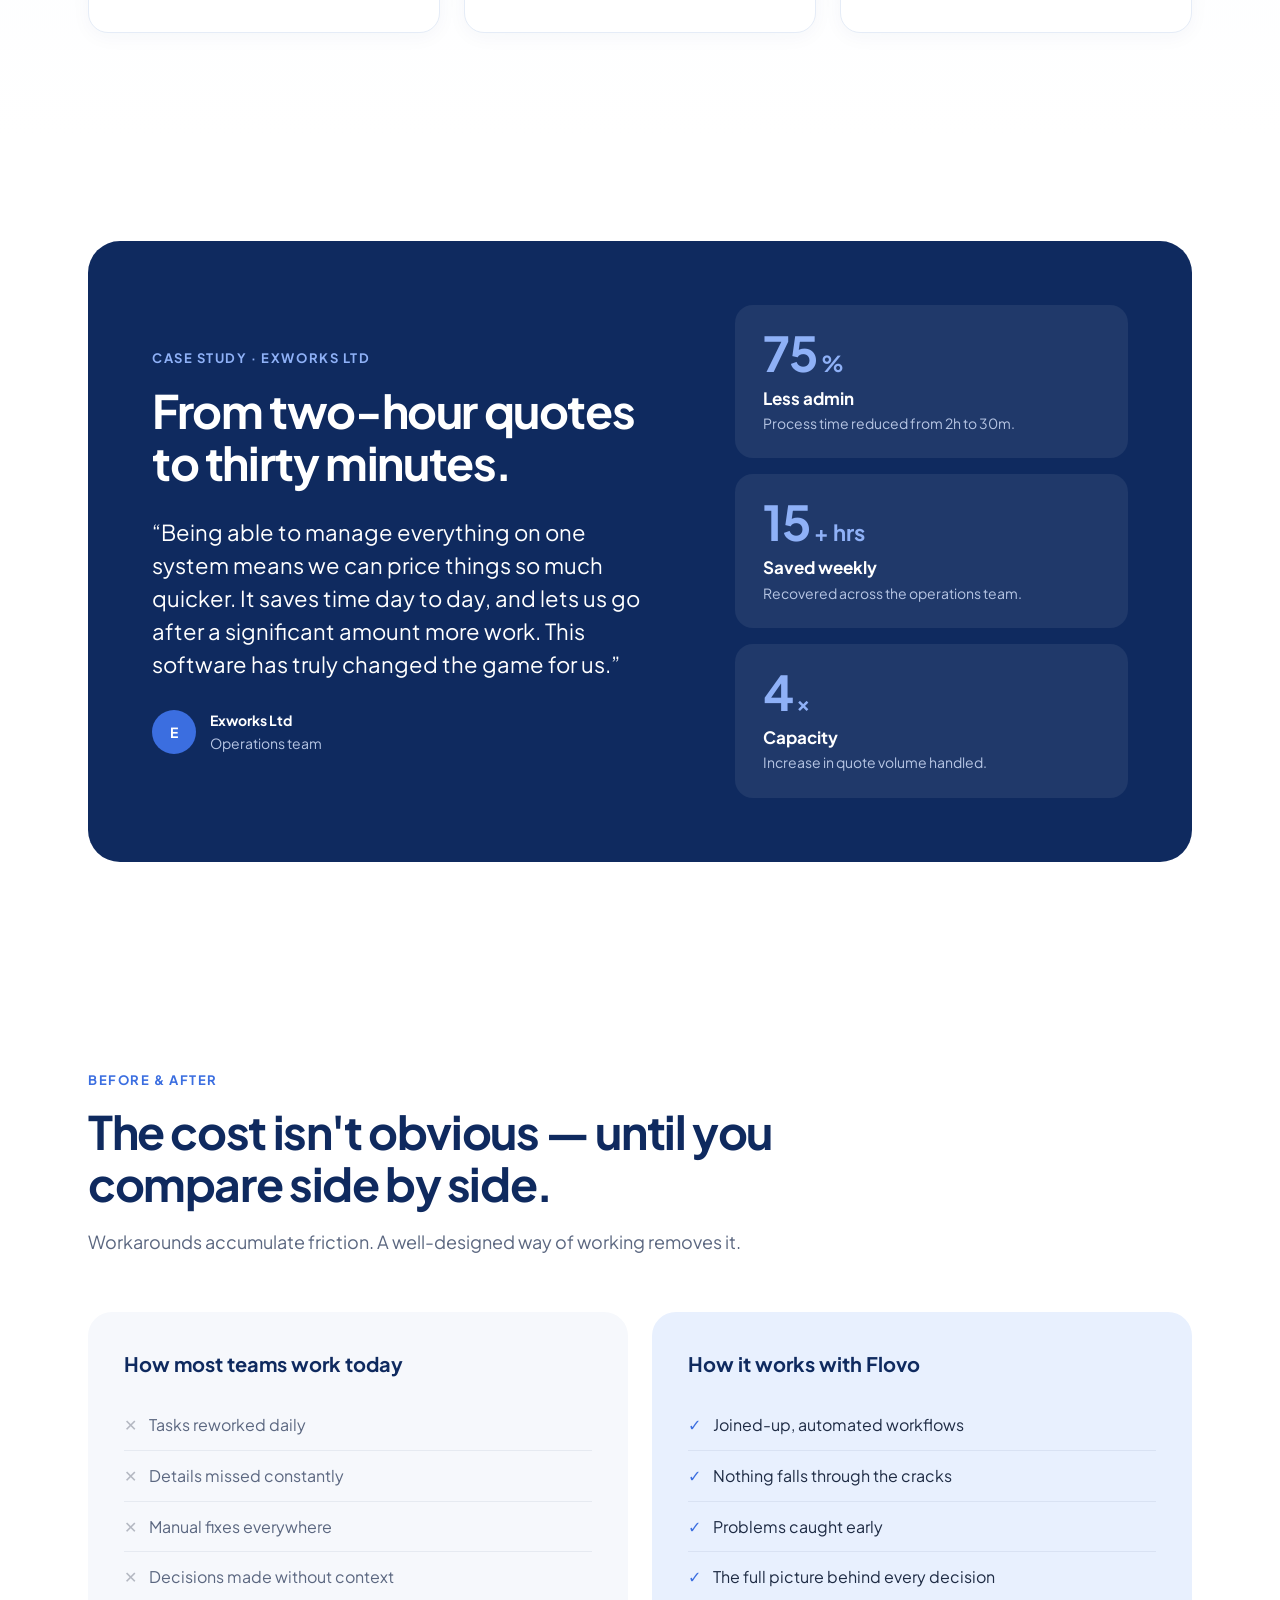
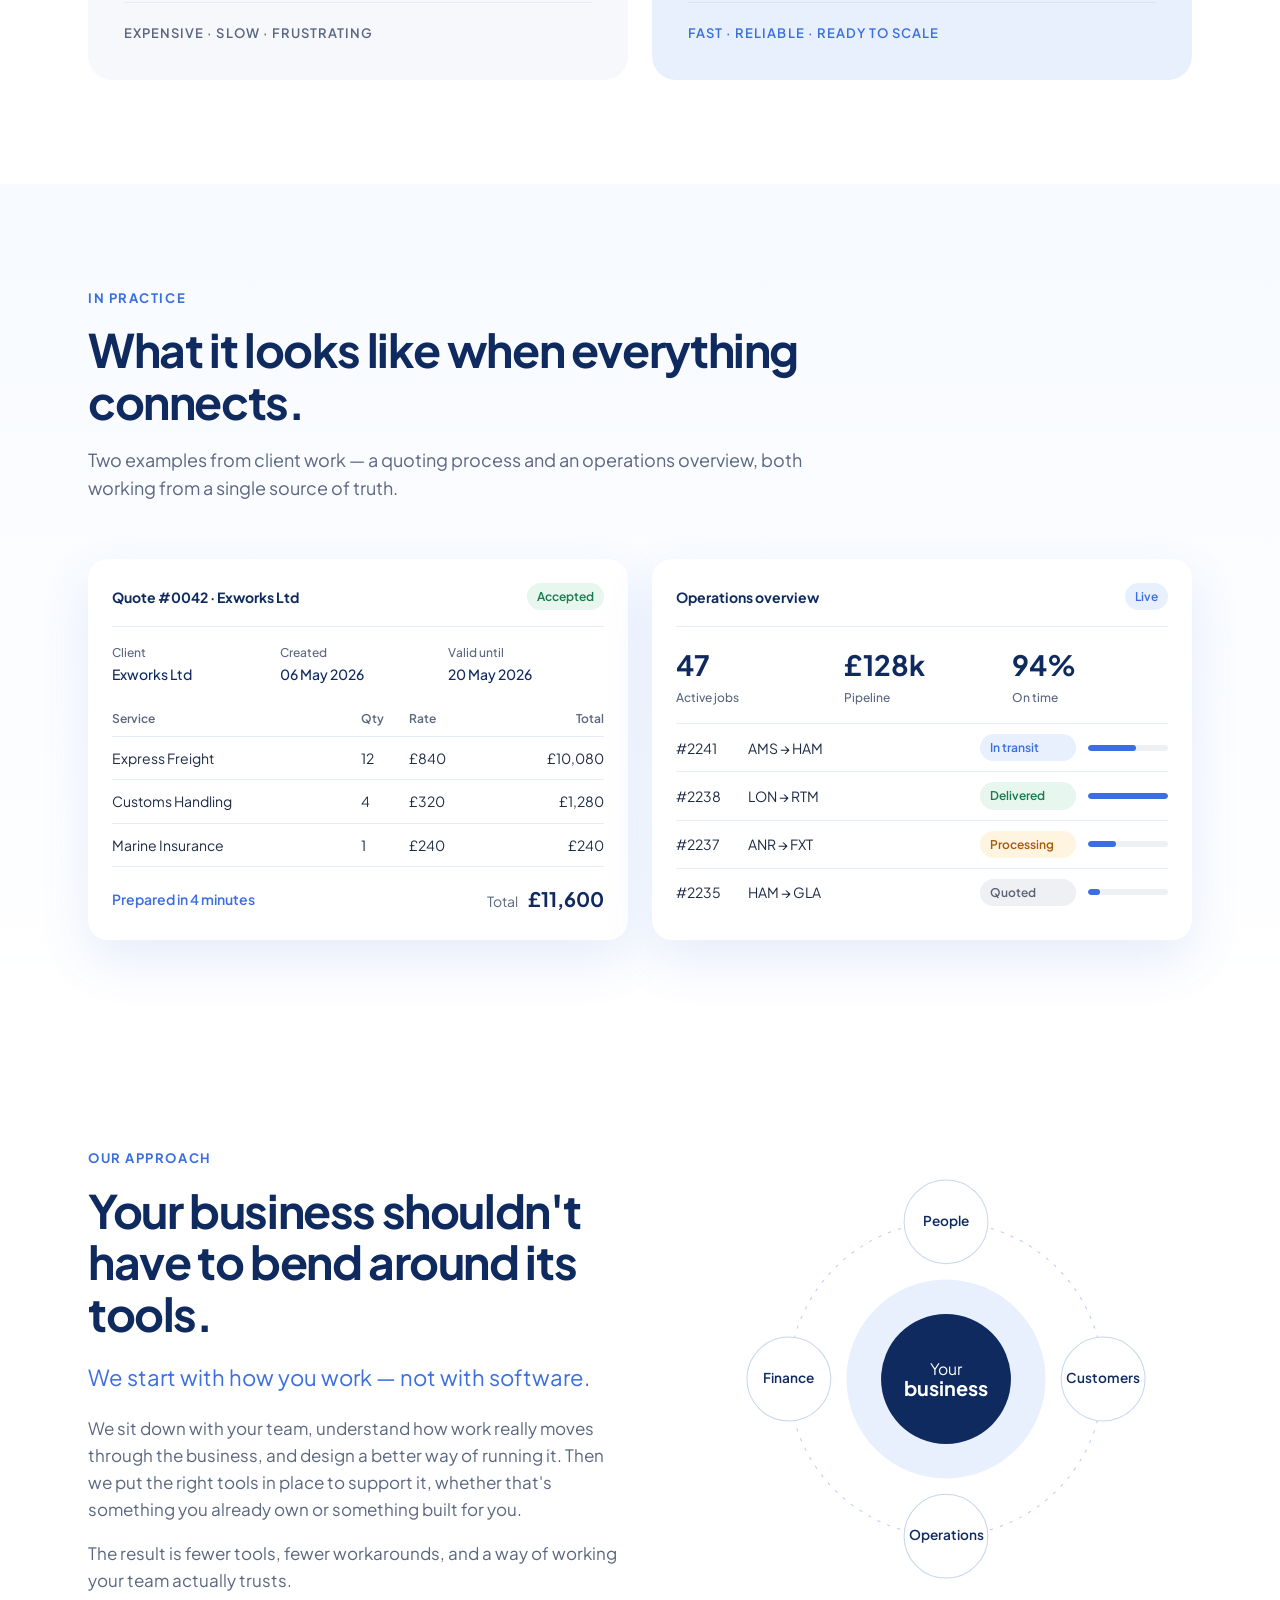
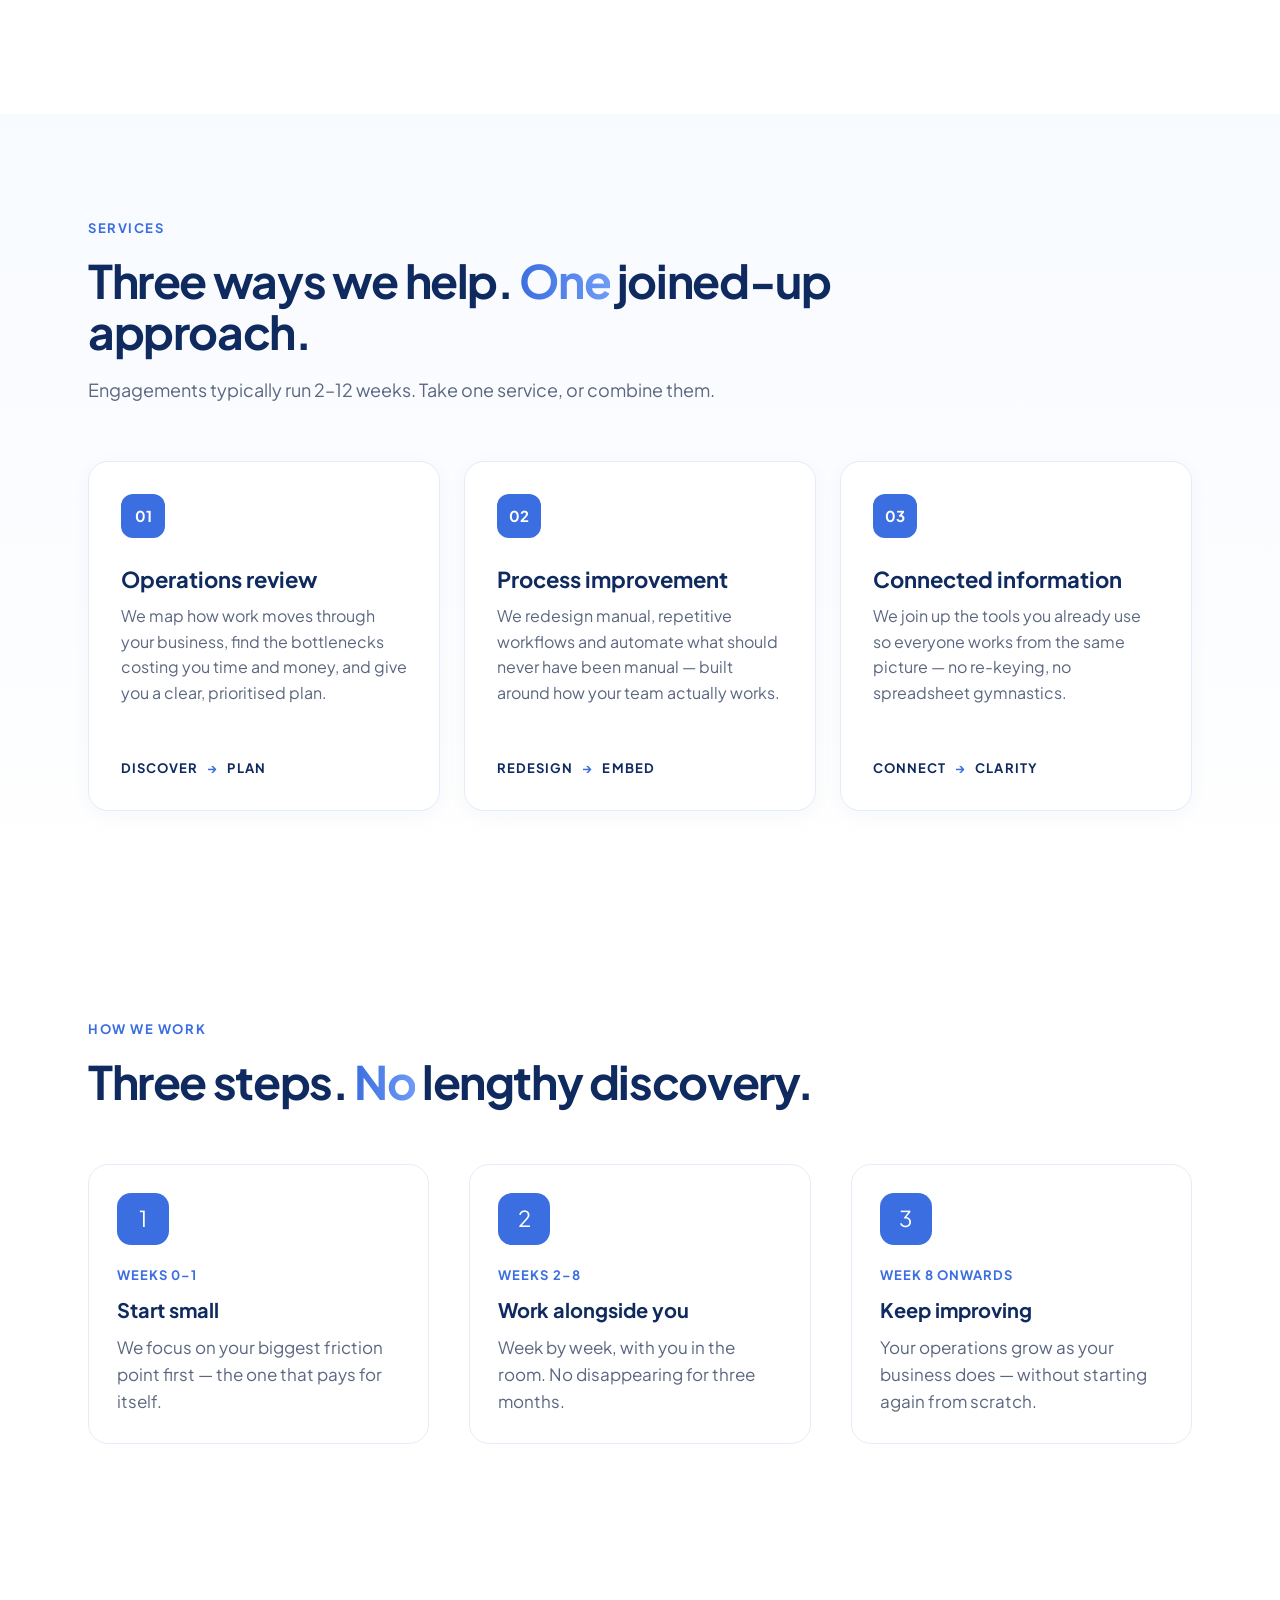
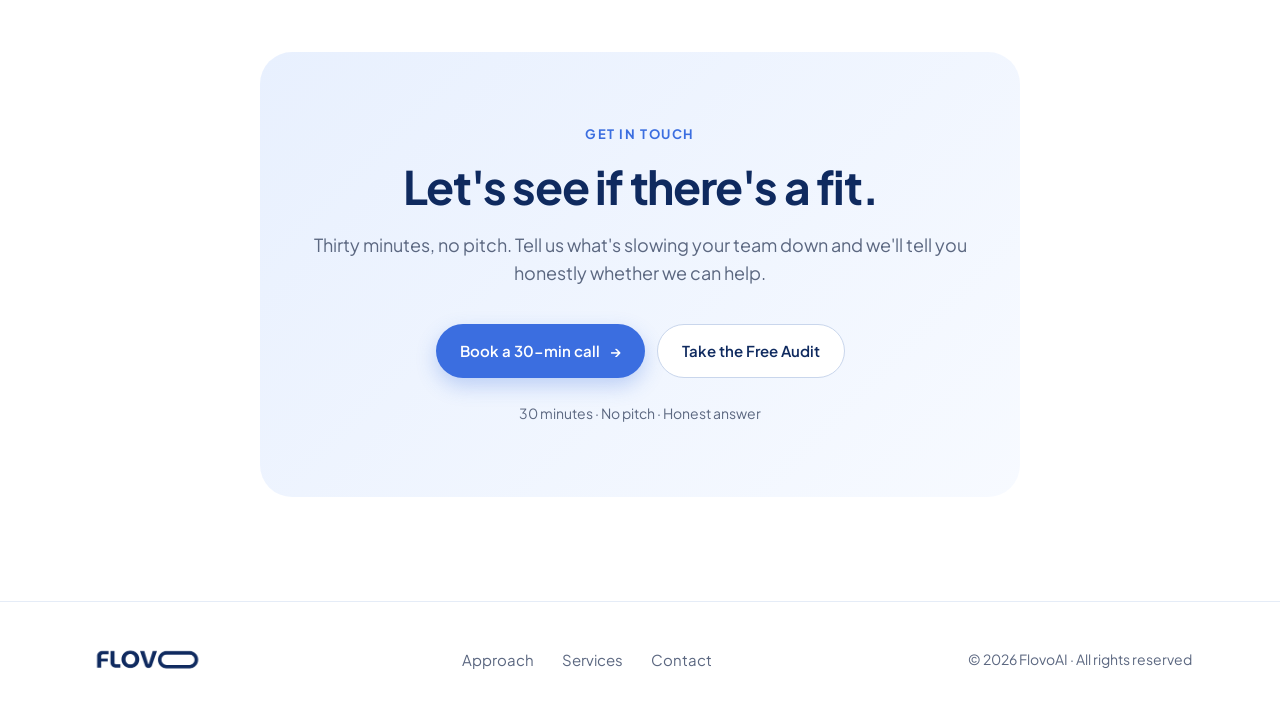
<file: concepts/concept-b.html>
<!DOCTYPE html>
<html lang="en"><head><meta charset="UTF-8"><meta name="viewport" content="width=device-width,initial-scale=1">
<meta name="robots" content="noindex"><title>FlovoAI — Concept B: Open</title>
<link rel="icon" href="../faviconv2.png">
<link href="https://fonts.googleapis.com/css2?family=Plus+Jakarta+Sans:wght@400;500;600;700;800&display=swap" rel="stylesheet">
<style>
*,*::before,*::after{box-sizing:border-box;margin:0;padding:0}
html{scroll-behavior:smooth}
body{background:var(--bg);color:var(--text);font-family:var(--body);font-size:17px;line-height:1.6;-webkit-font-smoothing:antialiased}
a{color:inherit;text-decoration:none}
ul{list-style:none}
.wrap{max-width:1200px;margin:0 auto;padding:0 clamp(20px,4vw,48px)}
.concept-bar{background:var(--navy);color:#fff;font:500 13px/1 var(--body);text-align:center;padding:10px;letter-spacing:.01em}
.concept-bar a{text-decoration:underline;opacity:.85}
.logo{display:block;width:118px;height:36px;background:var(--logo,var(--navy));-webkit-mask:url(../logo.png) center/contain no-repeat;mask:url(../logo.png) center/contain no-repeat}
.nav{position:sticky;top:0;z-index:10;background:color-mix(in srgb,var(--bg) 90%,transparent);backdrop-filter:blur(10px);border-bottom:1px solid var(--line)}
.nav-row{display:flex;align-items:center;justify-content:space-between;height:76px}
.nav-links{display:flex;align-items:center;gap:32px;font-size:15px}
.nav-link{color:var(--text-soft)}
.nav-link:hover{color:var(--navy)}
.btn{display:inline-flex;align-items:center;gap:10px;padding:14px 24px;font-weight:600;font-size:15px;transition:all .15s;white-space:nowrap}
.hero-cta{display:flex;gap:12px;flex-wrap:wrap;margin-top:36px}
.hero-cta.center{justify-content:center}
h1,h2,h3,h4{font-family:var(--display);color:var(--navy);font-weight:var(--display-w,600)}
h1{font-size:clamp(42px,5.6vw,72px);line-height:1.05;letter-spacing:var(--tight,-.02em)}
h2{font-size:clamp(32px,3.6vw,48px);line-height:1.12;letter-spacing:var(--tight,-.02em)}
h3{font-size:22px;line-height:1.25;margin-bottom:10px}
h4{font-size:20px;margin-bottom:8px}
h1 em,h2 em{font-style:var(--em-style,italic);color:var(--blue)}
.hero{padding:96px 0 104px}
.hero-inner{display:grid;grid-template-columns:1.45fr 1fr;gap:64px;align-items:center}
.hero-sub{font-size:19px;color:var(--text-soft);max-width:600px;margin-top:24px}
.eyebrow{display:inline-flex;align-items:center;gap:10px;font-size:14px;font-weight:600;color:var(--blue);margin-bottom:24px}
.dot{width:8px;height:8px;border-radius:50%;background:var(--blue);box-shadow:0 0 0 4px var(--blue-soft)}
.hero-trust{display:flex;gap:24px;flex-wrap:wrap;margin-top:32px;font-size:14px;color:var(--text-soft)}
.hero-trust li::before{content:"✓";color:var(--blue);font-weight:700;margin-right:8px}
.hero-card{padding:32px}
.hero-card-label{font-size:13px;font-weight:600;color:var(--blue);text-transform:uppercase;letter-spacing:.08em}
.hero-card-big{font-family:var(--display);font-size:40px;color:var(--navy);margin:14px 0 8px;font-weight:var(--display-w,600);letter-spacing:-.02em}
.hero-card p{color:var(--text-soft);font-size:15px}
.hero-card-row{display:grid;grid-template-columns:1fr 1fr;gap:16px;margin-top:24px;padding-top:20px;border-top:1px solid var(--line)}
.hero-card-row strong{display:block;font-family:var(--display);font-size:26px;color:var(--navy)}
.hero-card-row span{font-size:13px;color:var(--text-soft)}
.sec{padding:104px 0}
.sec-head{max-width:760px;margin-bottom:56px}
.kicker{font-size:13px;font-weight:700;text-transform:uppercase;letter-spacing:.12em;color:var(--blue);margin-bottom:16px}
.sec-sub{font-size:18px;color:var(--text-soft);margin-top:18px}
.cards-3{display:grid;grid-template-columns:repeat(3,1fr);gap:24px}
.card{padding:32px;display:flex;flex-direction:column}
.card p{color:var(--text-soft);font-size:16px}
.card-icon{width:48px;height:48px;display:grid;place-items:center;color:var(--blue);background:var(--blue-soft);margin-bottom:24px}
.card-icon svg{width:24px;height:24px}
.card-foot{margin-top:auto;padding-top:20px;border-top:1px solid var(--line);font-size:14px;font-weight:600;color:var(--navy);display:flex;gap:10px}
.card p+.card-foot{margin-top:24px}
.card-foot span{color:var(--text-soft);font-weight:500}
.case{display:grid;grid-template-columns:1.3fr 1fr;gap:72px;align-items:center}
.case blockquote{font-family:var(--quote,var(--display));font-size:22px;line-height:1.5;color:var(--navy);margin:28px 0;font-weight:400}
.cite{display:flex;gap:14px;align-items:center;font-size:14px;color:var(--text-soft)}
.cite strong{color:var(--navy)}
.avatar{width:44px;height:44px;border-radius:50%;background:var(--blue);color:#fff;display:grid;place-items:center;font-weight:700}
.stats{display:grid;gap:16px}
.stat{padding:24px 28px}
.stat-num{font-family:var(--display);font-size:48px;line-height:1;color:var(--blue);font-weight:var(--display-w,600)}
.stat-num small{font-size:22px;margin-left:2px}
.stat-label{font-weight:700;color:var(--navy);margin-top:8px}
.stat p{font-size:14px;color:var(--text-soft)}
.compare{display:grid;grid-template-columns:1fr 1fr;gap:24px}
.compare-col{padding:36px}
.compare-col h4{margin-bottom:20px}
.compare-col li{padding:12px 0;border-bottom:1px solid var(--line);display:flex;gap:12px;font-size:16px}
.compare-col.then li::before{content:"✕";color:#B4B8C2}
.compare-col.now li::before{content:"✓";color:var(--blue);font-weight:700}
.compare-col.then{color:var(--text-soft)}
.compare-foot{margin-top:20px;font-size:13px;font-weight:600;text-transform:uppercase;letter-spacing:.08em;color:var(--text-soft)}
.compare-col.now .compare-foot{color:var(--blue)}
.mocks{display:grid;grid-template-columns:1fr 1fr;gap:24px}
.mock{background:#fff;padding:24px;font-size:14px;box-shadow:var(--mock-shadow,0 1px 2px rgba(11,35,80,.06),0 12px 32px rgba(11,35,80,.07));border:1px solid var(--line)}
.mock-head{display:flex;justify-content:space-between;align-items:center;font-weight:700;color:var(--navy);padding-bottom:16px;border-bottom:1px solid var(--line)}
.mock-meta{display:grid;grid-template-columns:repeat(3,1fr);gap:12px;padding:16px 0;color:var(--navy);font-weight:500}
.mock-meta span,.kpis span{display:block;font-size:12px;color:var(--text-soft);font-weight:500}
.mock table{width:100%;border-collapse:collapse}
.mock th{text-align:left;font-size:12px;color:var(--text-soft);font-weight:600;padding:8px 0;border-bottom:1px solid var(--line)}
.mock td{padding:10px 0;border-bottom:1px solid var(--line);color:var(--text)}
.mock th:last-child,.mock td:last-child{text-align:right}
.mock-total{display:flex;justify-content:space-between;align-items:center;padding-top:16px;color:var(--text-soft)}
.mock-total strong{font-size:20px;color:var(--navy);margin-left:8px}
.note{color:var(--blue);font-weight:600}
.pill{font-size:12px;font-weight:600;padding:4px 10px;border-radius:99px}
.pill.ok{background:#E7F6EE;color:#18794E}.pill.live,.pill.info{background:var(--blue-soft);color:var(--blue)}
.pill.warn{background:#FFF4E0;color:#A35C00}.pill.muted{background:#EEF0F4;color:#5B6372}
.kpis{display:grid;grid-template-columns:repeat(3,1fr);gap:12px;padding:16px 0}
.kpis strong{font-family:var(--display);font-size:28px;color:var(--navy)}
.job{display:grid;grid-template-columns:60px 1fr 96px 80px;gap:12px;align-items:center;padding:10px 0;border-top:1px solid var(--line);color:var(--text)}
.bar{height:6px;background:#EEF0F4;border-radius:9px;overflow:hidden}.bar i{display:block;height:100%;background:var(--blue);border-radius:9px}
.approach{display:grid;grid-template-columns:1.1fr 1fr;gap:72px;align-items:center}
.approach .lead{font-family:var(--display);font-size:22px;color:var(--blue);margin:20px 0}
.approach p{color:var(--text-soft);margin-bottom:16px}
.diagram svg{width:100%;max-width:440px;display:block;margin:auto}
.d-ring{fill:none;stroke:var(--blue);stroke-opacity:.35;stroke-dasharray:3 7}
.d-ring2{fill:var(--blue-soft);stroke:none}
.d-node circle{fill:#fff;stroke:var(--line-strong)}
.d-node text{font:600 13px var(--body);fill:var(--navy);text-anchor:middle}
.d-core{fill:var(--navy)}
.d-core-t1,.d-core-t2{fill:#fff;text-anchor:middle;font:400 15px var(--body)}
.d-core-t2{font:var(--display-w,600) 19px var(--display)}
.svc-num{font-family:var(--display);font-size:15px;font-weight:700;color:var(--blue);margin-bottom:28px}
.svc-flow{margin-top:auto;padding-top:24px;font-size:13px;font-weight:700;text-transform:uppercase;letter-spacing:.08em;color:var(--navy)}
.card p+.svc-flow{margin-top:28px}
.svc-flow span{color:var(--blue);margin:0 6px}
.steps{display:grid;grid-template-columns:repeat(3,1fr);gap:40px}
.step-n{width:52px;height:52px;border-radius:50%;display:grid;place-items:center;font-family:var(--display);font-size:22px;color:#fff;background:var(--blue);margin-bottom:20px}
.step-when{font-size:13px;font-weight:700;text-transform:uppercase;letter-spacing:.08em;color:var(--blue);margin-bottom:8px}
.step p{color:var(--text-soft)}
.contact{text-align:center;max-width:760px;margin:0 auto;padding:72px 48px}
.contact p{font-size:18px;color:var(--text-soft);margin-top:18px}
.contact-meta{margin-top:24px;font-size:14px;color:var(--text-soft)}
.footer{padding:40px 0;border-top:1px solid var(--line)}
.footer-row{display:flex;align-items:center;justify-content:space-between;gap:24px;flex-wrap:wrap}
.footer-links{display:flex;gap:28px;font-size:15px;color:var(--text-soft)}
.footer-meta{font-size:14px;color:var(--text-soft)}
@media(max-width:900px){
  .hero-inner,.case,.approach,.compare,.mocks,.cards-3,.steps{grid-template-columns:1fr}
  .nav-link{display:none}
  .hero{padding:64px 0}.sec{padding:72px 0}
  .job{grid-template-columns:50px 1fr 90px}.job .bar{display:none}
}

/* Concept B — Open: airy white with soft sky tints, rounded, friendly and approachable */
:root{--bg:#fff;--navy:#0F2A5F;--blue:#3B6EE0;--blue-soft:#E8F0FE;--text:#1E2B44;--text-soft:#5B6780;--line:#E5ECF7;--line-strong:#C9D6EC;
--display:'Plus Jakarta Sans',system-ui,sans-serif;--body:'Plus Jakarta Sans',system-ui,sans-serif;--display-w:700;--tight:-.03em;--em-style:normal;
--mock-shadow:0 20px 50px rgba(59,110,224,.12)}
h1 em,h2 em{background:linear-gradient(90deg,#3B6EE0,#6E9BF5);-webkit-background-clip:text;background-clip:text;color:transparent}
.nav{border-bottom-color:transparent}
.nav-cta{background:var(--blue-soft);color:var(--blue);font-weight:700;padding:10px 18px;border-radius:99px}
.btn{border-radius:99px}
.btn-primary{background:var(--blue);color:#fff;box-shadow:0 8px 20px rgba(59,110,224,.28)}.btn-primary:hover{background:var(--navy)}
.btn-secondary{background:#fff;color:var(--navy);border:1.5px solid var(--line-strong)}.btn-secondary:hover{border-color:var(--blue);color:var(--blue)}
.eyebrow{background:var(--blue-soft);padding:8px 16px;border-radius:99px}
.hero{background:radial-gradient(700px 420px at 85% 30%,#E3EDFD,transparent 70%),radial-gradient(500px 300px at 5% 90%,#F1F6FF,transparent 70%)}
.hero-card{background:#fff;border-radius:24px;box-shadow:0 24px 60px rgba(15,42,95,.10)}
.card{background:#fff;border-radius:20px;border:1px solid var(--line);box-shadow:0 4px 20px rgba(15,42,95,.04)}
.card-icon{border-radius:14px}
.card-foot{border-top:0;background:#F5F8FE;border-radius:12px;padding:12px 16px}
.sec-problem,.sec-mocks,.sec-services{background:linear-gradient(180deg,#F7FAFF,#fff)}
.sec-case .case{background:var(--navy);border-radius:32px;padding:64px}
.sec-case h2,.sec-case blockquote,.sec-case .cite strong{color:#fff}
.sec-case .kicker{color:#8FB1F7}.sec-case .cite{color:#B7C6E4}
.sec-case .stat{background:rgba(255,255,255,.07);border-radius:18px}
.sec-case .stat-num{color:#8FB1F7}.sec-case .stat-label{color:#fff}.sec-case .stat p{color:#B7C6E4}
.compare-col{border-radius:24px;background:#F6F8FC}
.compare-col.now{background:var(--blue-soft)}
.compare-col li{border-bottom-color:rgba(15,42,95,.07)}
.mock{border-radius:20px;border:0}
.svc-num{width:44px;height:44px;border-radius:12px;background:var(--blue);color:#fff;display:grid;place-items:center}
.step{background:#fff;border:1px solid var(--line);border-radius:20px;padding:28px}
.step-n{border-radius:14px}
.sec-contact .contact{background:linear-gradient(135deg,#E8F0FE,#F7FAFF);border-radius:32px}

</style></head><body>
  <div class="concept-bar">Design concept B · <strong>Open</strong> — <a href="index.html">compare all concepts</a></div>

  <header class="nav">
    <div class="wrap nav-row">
      <a class="brand" href="#top" aria-label="FlovoAI home"><span class="logo" role="img" aria-label="FlovoAI"></span></a>
      <nav class="nav-links" aria-label="Primary">
        <a class="nav-link" href="#approach">Approach</a>
        <a class="nav-link" href="#services">Services</a>
        <a class="nav-link" href="#contact">Contact</a>
        <a class="nav-cta" href="/questionnaire">Free Audit</a>
      </nav>
    </div>
  </header>

  <main id="top">

    <!-- HERO -->
    <section class="hero">
      <div class="wrap hero-inner">
        <div class="hero-copy">
          <div class="eyebrow"><span class="dot"></span>Operations consultancy for growing businesses</div>
          <h1>Operations built around <em>how your business actually works.</em></h1>
          <p class="hero-sub">We help owner-led businesses find what's slowing them down, redesign the way work flows, and put the right tools in place — so your team spends less time on admin and more time on the work that grows the business.</p>
          <div class="hero-cta">
            <a class="btn btn-primary" href="https://cal.com/flovoai/30min">Book a 30-min call <span aria-hidden="true">→</span></a>
            <a class="btn btn-secondary" href="/questionnaire">Take the Free Business Audit</a>
          </div>
          <ul class="hero-trust">
            <li>Plain-English advice</li>
            <li>Practical, not theoretical</li>
            <li>Results in weeks, not months</li>
          </ul>
        </div>
        <aside class="hero-card">
          <div class="hero-card-label">Recent result · Exworks Ltd</div>
          <div class="hero-card-big">2 hrs → 30 min</div>
          <p>Time to produce a customer quote, after we reworked their pricing process end to end.</p>
          <div class="hero-card-row">
            <div><strong>15+ hrs</strong><span>saved every week</span></div>
            <div><strong>4×</strong><span>quote capacity</span></div>
          </div>
        </aside>
      </div>
    </section>

    <!-- PROBLEM -->
    <section class="sec sec-problem">
      <div class="wrap">
        <div class="sec-head">
          <div class="kicker">The problem</div>
          <h2>Why most businesses stop scaling <em>quietly,</em> not dramatically.</h2>
          <p class="sec-sub">We see the same patterns across almost every growing team we work with.</p>
        </div>
        <div class="cards-3">
          <article class="card">
            <div class="card-icon"><svg viewBox="0 0 24 24" fill="none" stroke="currentColor" stroke-width="1.6" stroke-linecap="round"><circle cx="5" cy="12" r="2.5"/><circle cx="19" cy="6" r="2.5"/><circle cx="19" cy="18" r="2.5"/><path d="M7.5 11 16.5 7M7.5 13l9 4" stroke-dasharray="2 2.5"/></svg></div>
            <h3>Fragmented workflows</h3>
            <p>Three tools, two spreadsheets and a group chat — none of them talking to each other.</p>
            <div class="card-foot"><span>Effect</span>Context gets lost</div>
          </article>
          <article class="card">
            <div class="card-icon"><svg viewBox="0 0 24 24" fill="none" stroke="currentColor" stroke-width="1.6" stroke-linecap="round"><path d="M4 7h11l-3-3M20 17H9l3 3"/></svg></div>
            <h3>Manual workarounds</h3>
            <p>Re-keying data, re-formatting exports, re-explaining the same context every week.</p>
            <div class="card-foot"><span>Cost</span>Around 6 hrs a week, per person</div>
          </article>
          <article class="card">
            <div class="card-icon"><svg viewBox="0 0 24 24" fill="none" stroke="currentColor" stroke-width="1.6" stroke-linecap="round"><path d="M3 19l5-5 4 3 8-9"/><path d="M15 8h5v5"/></svg></div>
            <h3>Invisible friction</h3>
            <p>None of it feels dramatic. It's just expensive over time, and it quietly caps your growth.</p>
            <div class="card-foot"><span>Trend</span>It compounds</div>
          </article>
        </div>
      </div>
    </section>

    <!-- CASE STUDY -->
    <section class="sec sec-case">
      <div class="wrap">
        <div class="case">
          <div class="case-left">
            <div class="kicker">Case study · Exworks Ltd</div>
            <h2>From two-hour quotes to thirty minutes.</h2>
            <blockquote>“Being able to manage everything on one system means we can price things so much quicker. It saves time day to day, and lets us go after a significant amount more work. This software has truly changed the game for us.”</blockquote>
            <div class="cite"><span class="avatar">E</span><span><strong>Exworks Ltd</strong><br>Operations team</span></div>
          </div>
          <div class="stats">
            <div class="stat"><div class="stat-num">75<small>%</small></div><div class="stat-label">Less admin</div><p>Process time reduced from 2h to 30m.</p></div>
            <div class="stat"><div class="stat-num">15<small>+ hrs</small></div><div class="stat-label">Saved weekly</div><p>Recovered across the operations team.</p></div>
            <div class="stat"><div class="stat-num">4<small>×</small></div><div class="stat-label">Capacity</div><p>Increase in quote volume handled.</p></div>
          </div>
        </div>
      </div>
    </section>

    <!-- COMPARE -->
    <section class="sec sec-compare">
      <div class="wrap">
        <div class="sec-head">
          <div class="kicker">Before &amp; after</div>
          <h2>The cost isn't obvious — until you compare side by side.</h2>
          <p class="sec-sub">Workarounds accumulate friction. A well-designed way of working removes it.</p>
        </div>
        <div class="compare">
          <div class="compare-col then">
            <h4>How most teams work today</h4>
            <ul>
              <li>Tasks reworked daily</li>
              <li>Details missed constantly</li>
              <li>Manual fixes everywhere</li>
              <li>Decisions made without context</li>
            </ul>
            <div class="compare-foot">Expensive · slow · frustrating</div>
          </div>
          <div class="compare-col now">
            <h4>How it works with Flovo</h4>
            <ul>
              <li>Joined-up, automated workflows</li>
              <li>Nothing falls through the cracks</li>
              <li>Problems caught early</li>
              <li>The full picture behind every decision</li>
            </ul>
            <div class="compare-foot">Fast · reliable · ready to scale</div>
          </div>
        </div>
      </div>
    </section>

    <!-- IN PRACTICE -->
    <section class="sec sec-mocks">
      <div class="wrap">
        <div class="sec-head">
          <div class="kicker">In practice</div>
          <h2>What it looks like when everything connects.</h2>
          <p class="sec-sub">Two examples from client work — a quoting process and an operations overview, both working from a single source of truth.</p>
        </div>
        <div class="mocks">
          <div class="mock">
            <div class="mock-head"><span>Quote #0042 · Exworks Ltd</span><span class="pill ok">Accepted</span></div>
            <div class="mock-meta"><div><span>Client</span>Exworks Ltd</div><div><span>Created</span>06 May 2026</div><div><span>Valid until</span>20 May 2026</div></div>
            <table>
              <thead><tr><th>Service</th><th>Qty</th><th>Rate</th><th>Total</th></tr></thead>
              <tbody>
                <tr><td>Express Freight</td><td>12</td><td>£840</td><td>£10,080</td></tr>
                <tr><td>Customs Handling</td><td>4</td><td>£320</td><td>£1,280</td></tr>
                <tr><td>Marine Insurance</td><td>1</td><td>£240</td><td>£240</td></tr>
              </tbody>
            </table>
            <div class="mock-total"><span class="note">Prepared in 4 minutes</span><span>Total <strong>£11,600</strong></span></div>
          </div>
          <div class="mock">
            <div class="mock-head"><span>Operations overview</span><span class="pill live">Live</span></div>
            <div class="kpis"><div><strong>47</strong><span>Active jobs</span></div><div><strong>£128k</strong><span>Pipeline</span></div><div><strong>94%</strong><span>On time</span></div></div>
            <div class="jobs">
              <div class="job"><span>#2241</span><span>AMS → HAM</span><span class="pill info">In transit</span><div class="bar"><i style="width:60%"></i></div></div>
              <div class="job"><span>#2238</span><span>LON → RTM</span><span class="pill ok">Delivered</span><div class="bar"><i style="width:100%"></i></div></div>
              <div class="job"><span>#2237</span><span>ANR → FXT</span><span class="pill warn">Processing</span><div class="bar"><i style="width:35%"></i></div></div>
              <div class="job"><span>#2235</span><span>HAM → GLA</span><span class="pill muted">Quoted</span><div class="bar"><i style="width:15%"></i></div></div>
            </div>
          </div>
        </div>
      </div>
    </section>

    <!-- APPROACH -->
    <section id="approach" class="sec sec-approach">
      <div class="wrap approach">
        <div>
          <div class="kicker">Our approach</div>
          <h2>Your business shouldn't have to bend around its tools.</h2>
          <p class="lead">We start with how you work — not with software.</p>
          <p>We sit down with your team, understand how work really moves through the business, and design a better way of running it. Then we put the right tools in place to support it, whether that's something you already own or something built for you.</p>
          <p>The result is fewer tools, fewer workarounds, and a way of working your team actually trusts.</p>
        </div>
        <div class="diagram" aria-hidden="true">
          <svg viewBox="0 0 420 420">
            <circle cx="210" cy="210" r="150" class="d-ring"/>
            <circle cx="210" cy="210" r="95" class="d-ring2"/>
            <g class="d-node"><circle cx="210" cy="60" r="40"/><text x="210" y="64">People</text></g>
            <g class="d-node"><circle cx="360" cy="210" r="40"/><text x="360" y="214">Customers</text></g>
            <g class="d-node"><circle cx="210" cy="360" r="40"/><text x="210" y="364">Operations</text></g>
            <g class="d-node"><circle cx="60" cy="210" r="40"/><text x="60" y="214">Finance</text></g>
            <circle cx="210" cy="210" r="62" class="d-core"/>
            <text x="210" y="206" class="d-core-t1">Your</text>
            <text x="210" y="226" class="d-core-t2">business</text>
          </svg>
        </div>
      </div>
    </section>

    <!-- SERVICES -->
    <section id="services" class="sec sec-services">
      <div class="wrap">
        <div class="sec-head">
          <div class="kicker">Services</div>
          <h2>Three ways we help. <em>One</em> joined-up approach.</h2>
          <p class="sec-sub">Engagements typically run 2–12 weeks. Take one service, or combine them.</p>
        </div>
        <div class="cards-3 services">
          <article class="card service">
            <div class="svc-num">01</div>
            <h3>Operations review</h3>
            <p>We map how work moves through your business, find the bottlenecks costing you time and money, and give you a clear, prioritised plan.</p>
            <div class="svc-flow">Discover <span>→</span> Plan</div>
          </article>
          <article class="card service">
            <div class="svc-num">02</div>
            <h3>Process improvement</h3>
            <p>We redesign manual, repetitive workflows and automate what should never have been manual — built around how your team actually works.</p>
            <div class="svc-flow">Redesign <span>→</span> Embed</div>
          </article>
          <article class="card service">
            <div class="svc-num">03</div>
            <h3>Connected information</h3>
            <p>We join up the tools you already use so everyone works from the same picture — no re-keying, no spreadsheet gymnastics.</p>
            <div class="svc-flow">Connect <span>→</span> Clarity</div>
          </article>
        </div>
      </div>
    </section>

    <!-- PROCESS -->
    <section class="sec sec-process">
      <div class="wrap">
        <div class="sec-head">
          <div class="kicker">How we work</div>
          <h2>Three steps. <em>No</em> lengthy discovery.</h2>
        </div>
        <div class="steps">
          <div class="step"><div class="step-n">1</div><div class="step-when">Weeks 0–1</div><h4>Start small</h4><p>We focus on your biggest friction point first — the one that pays for itself.</p></div>
          <div class="step"><div class="step-n">2</div><div class="step-when">Weeks 2–8</div><h4>Work alongside you</h4><p>Week by week, with you in the room. No disappearing for three months.</p></div>
          <div class="step"><div class="step-n">3</div><div class="step-when">Week 8 onwards</div><h4>Keep improving</h4><p>Your operations grow as your business does — without starting again from scratch.</p></div>
        </div>
      </div>
    </section>

    <!-- CONTACT -->
    <section id="contact" class="sec sec-contact">
      <div class="wrap">
        <div class="contact">
          <div class="kicker">Get in touch</div>
          <h2>Let's see if there's a fit.</h2>
          <p>Thirty minutes, no pitch. Tell us what's slowing your team down and we'll tell you honestly whether we can help.</p>
          <div class="hero-cta center">
            <a class="btn btn-primary" href="https://cal.com/flovoai/30min">Book a 30-min call <span aria-hidden="true">→</span></a>
            <a class="btn btn-secondary" href="/questionnaire">Take the Free Audit</a>
          </div>
          <div class="contact-meta">30 minutes · No pitch · Honest answer</div>
        </div>
      </div>
    </section>
  </main>

  <footer class="footer">
    <div class="wrap footer-row">
      <span class="logo" role="img" aria-label="FlovoAI"></span>
      <div class="footer-links"><a href="#approach">Approach</a><a href="#services">Services</a><a href="#contact">Contact</a></div>
      <div class="footer-meta">© 2026 FlovoAI · All rights reserved</div>
    </div>
  </footer>

</body></html>
</file>
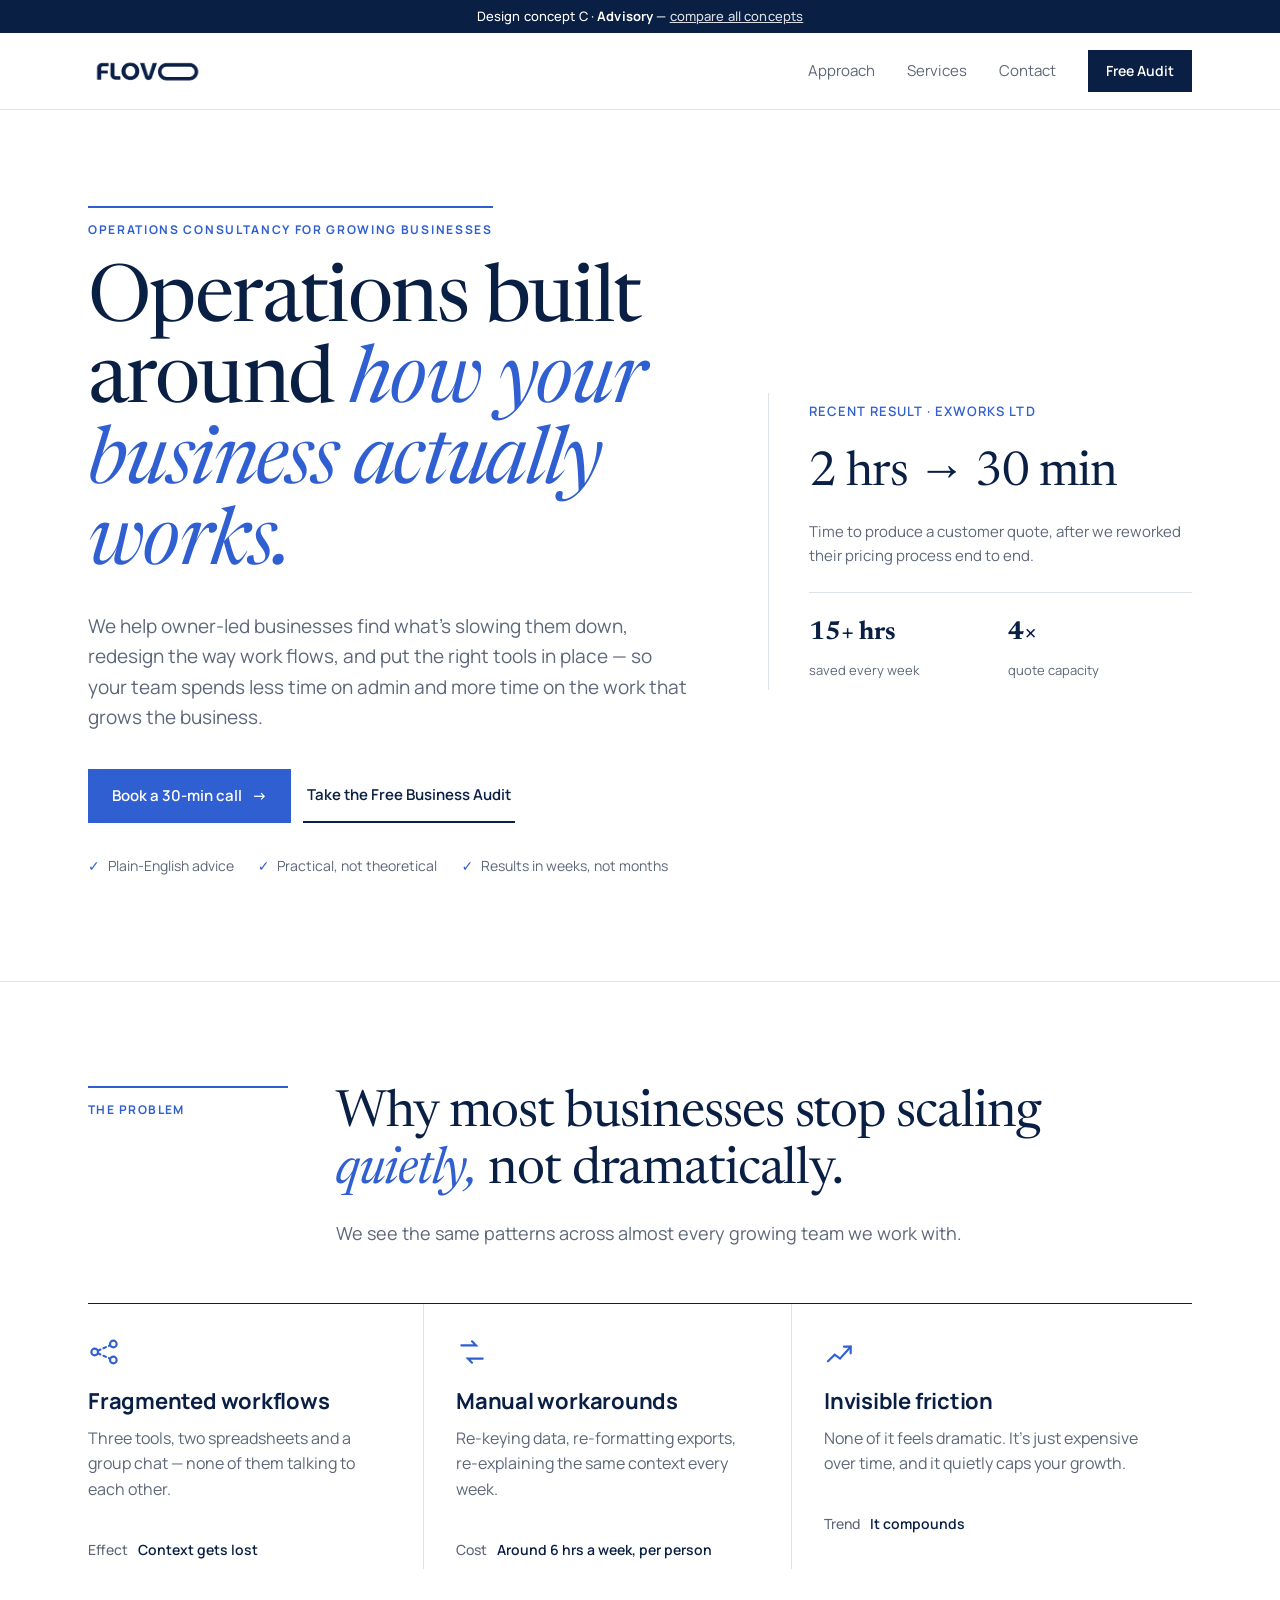
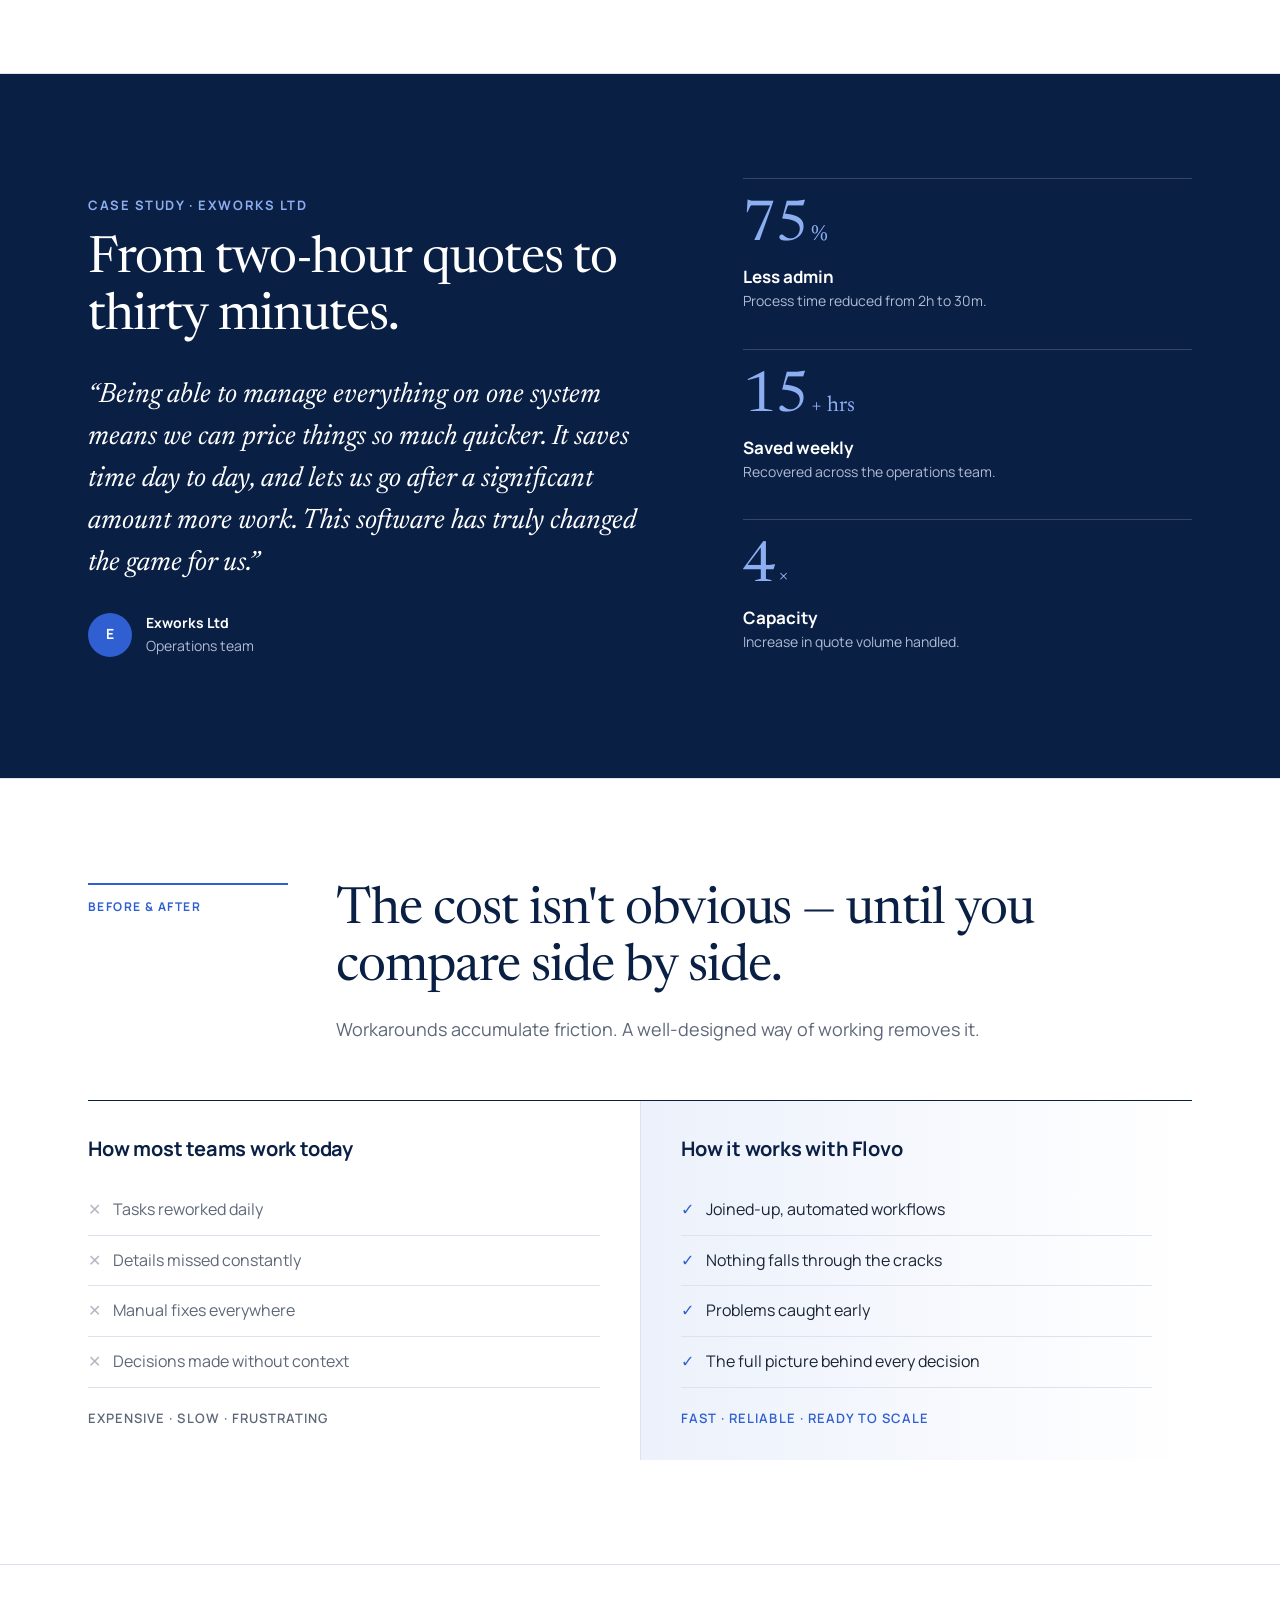
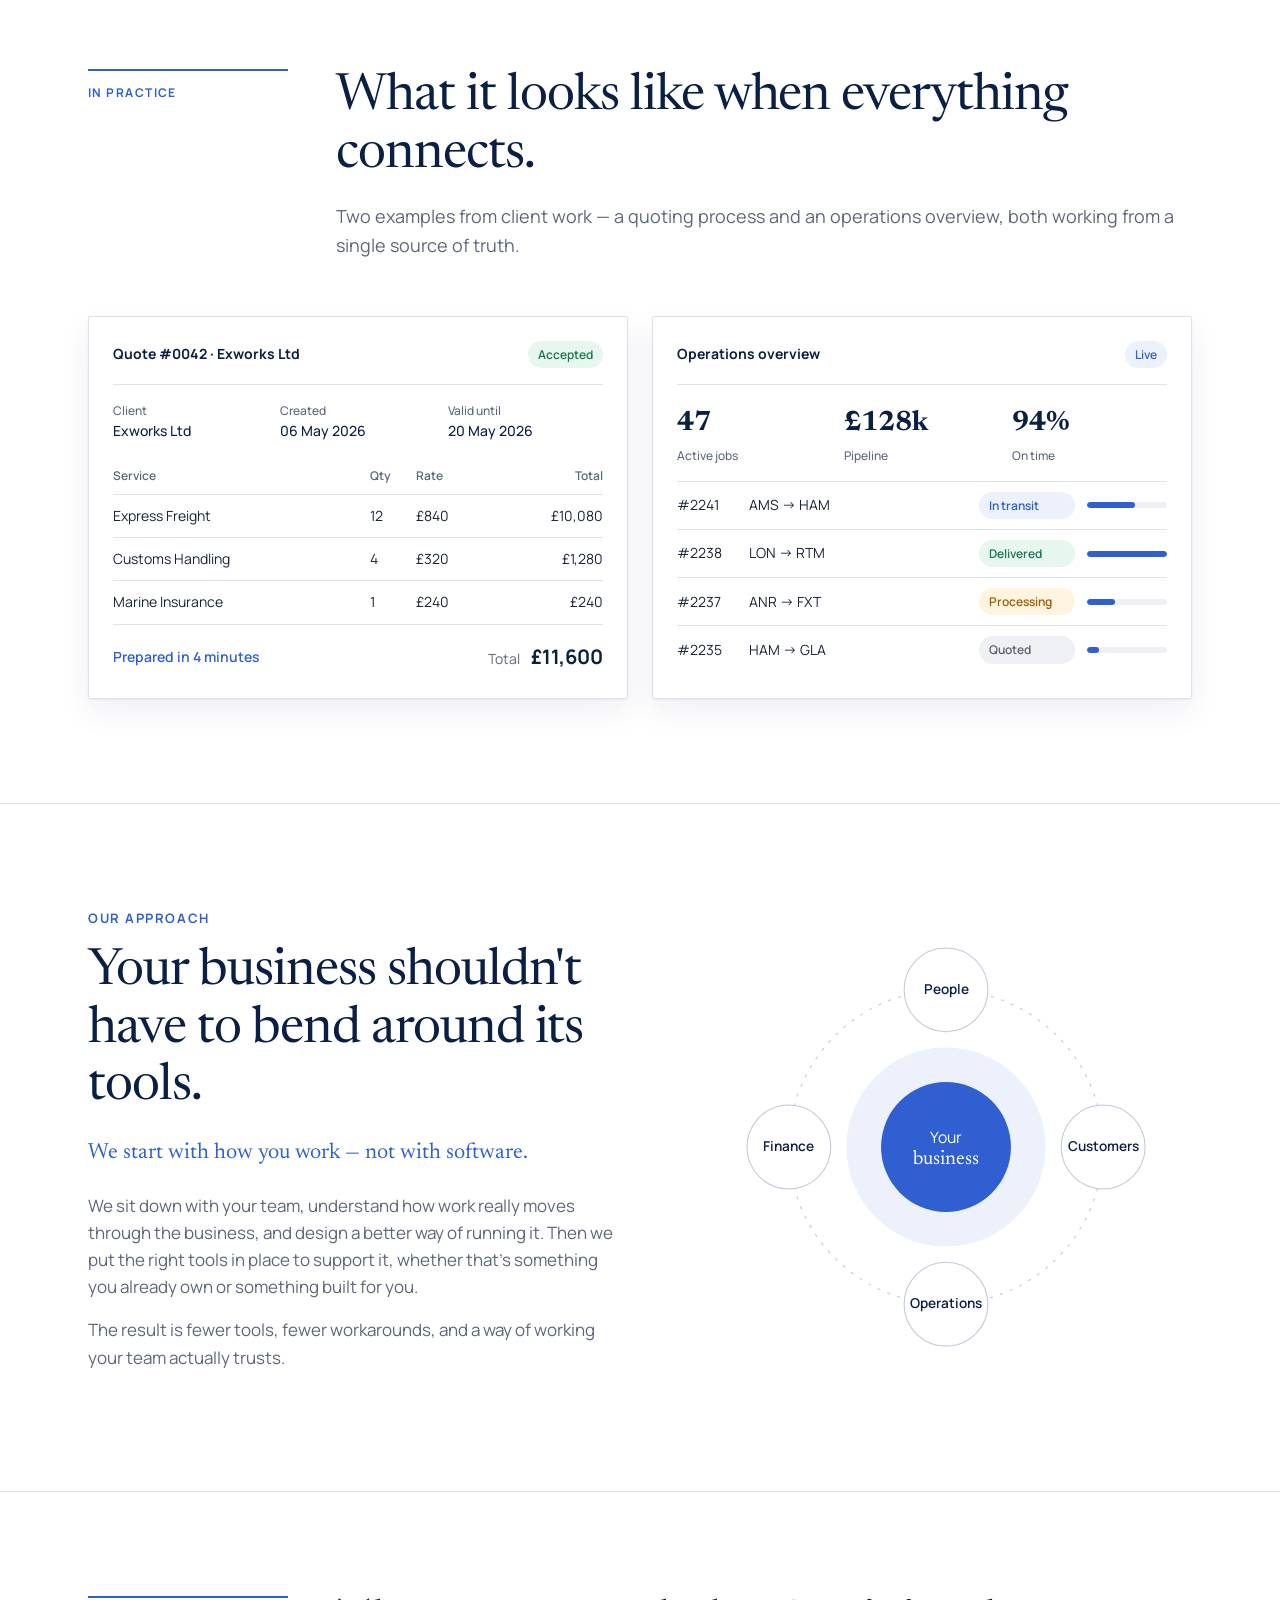
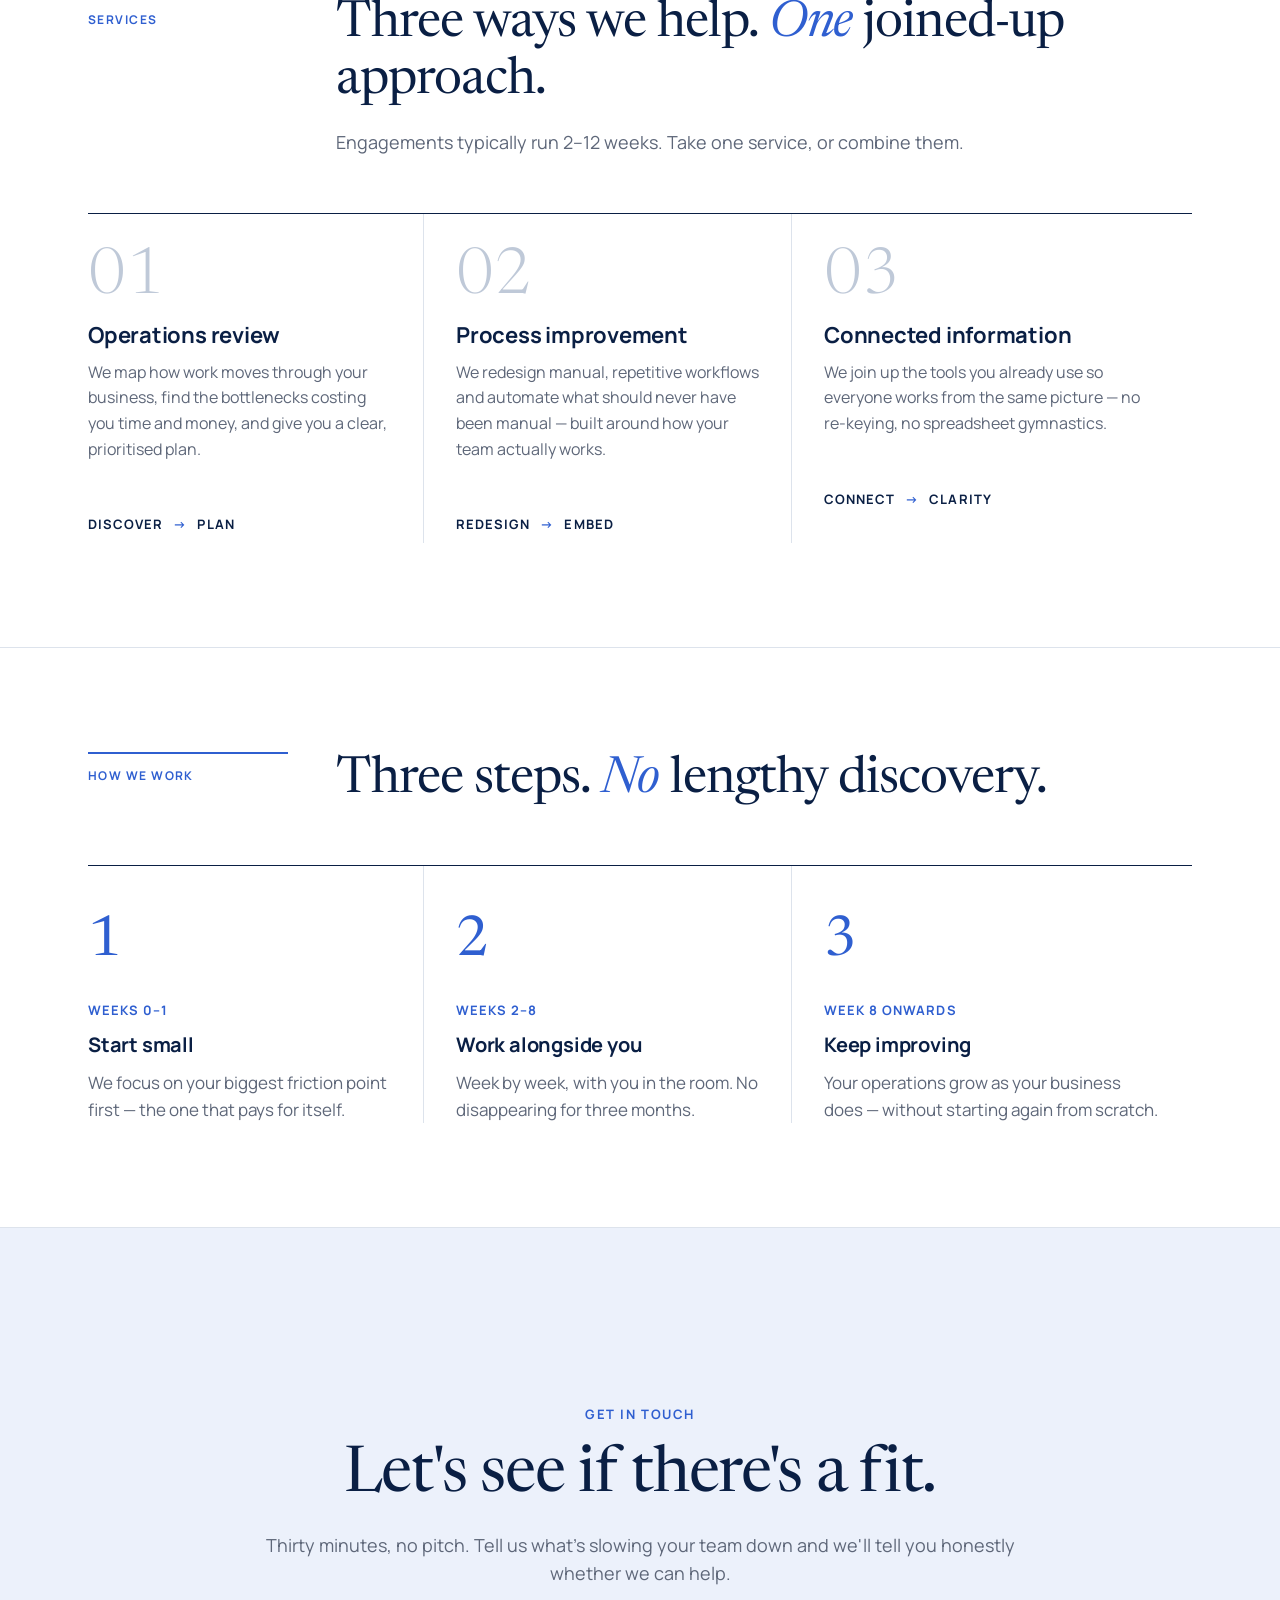
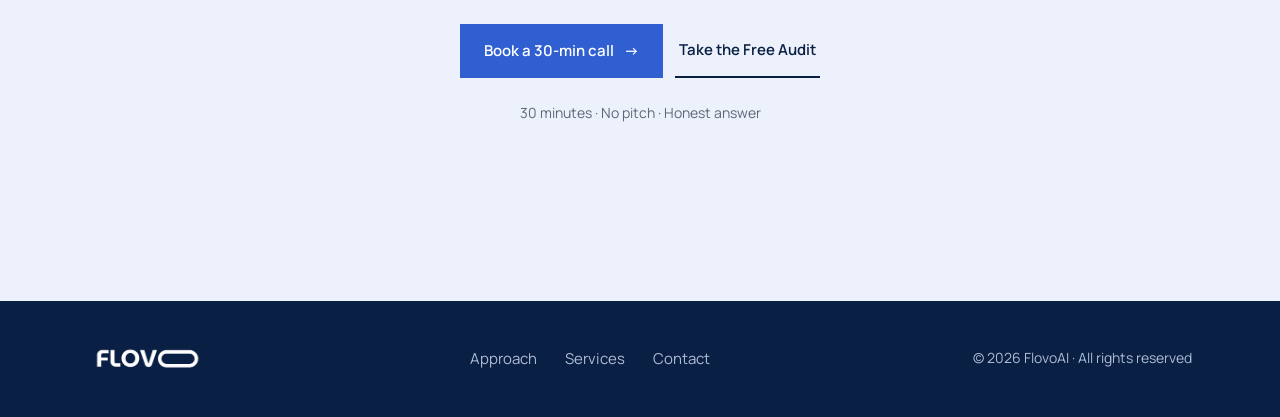
<file: concepts/concept-c.html>
<!DOCTYPE html>
<html lang="en"><head><meta charset="UTF-8"><meta name="viewport" content="width=device-width,initial-scale=1">
<meta name="robots" content="noindex"><title>FlovoAI — Concept C: Advisory</title>
<link rel="icon" href="../faviconv2.png">
<link href="https://fonts.googleapis.com/css2?family=Newsreader:ital,opsz,wght@0,6..72,300;0,6..72,400;1,6..72,400&family=Manrope:wght@400;500;600;700&display=swap" rel="stylesheet">
<style>
*,*::before,*::after{box-sizing:border-box;margin:0;padding:0}
html{scroll-behavior:smooth}
body{background:var(--bg);color:var(--text);font-family:var(--body);font-size:17px;line-height:1.6;-webkit-font-smoothing:antialiased}
a{color:inherit;text-decoration:none}
ul{list-style:none}
.wrap{max-width:1200px;margin:0 auto;padding:0 clamp(20px,4vw,48px)}
.concept-bar{background:var(--navy);color:#fff;font:500 13px/1 var(--body);text-align:center;padding:10px;letter-spacing:.01em}
.concept-bar a{text-decoration:underline;opacity:.85}
.logo{display:block;width:118px;height:36px;background:var(--logo,var(--navy));-webkit-mask:url(../logo.png) center/contain no-repeat;mask:url(../logo.png) center/contain no-repeat}
.nav{position:sticky;top:0;z-index:10;background:color-mix(in srgb,var(--bg) 90%,transparent);backdrop-filter:blur(10px);border-bottom:1px solid var(--line)}
.nav-row{display:flex;align-items:center;justify-content:space-between;height:76px}
.nav-links{display:flex;align-items:center;gap:32px;font-size:15px}
.nav-link{color:var(--text-soft)}
.nav-link:hover{color:var(--navy)}
.btn{display:inline-flex;align-items:center;gap:10px;padding:14px 24px;font-weight:600;font-size:15px;transition:all .15s;white-space:nowrap}
.hero-cta{display:flex;gap:12px;flex-wrap:wrap;margin-top:36px}
.hero-cta.center{justify-content:center}
h1,h2,h3,h4{font-family:var(--display);color:var(--navy);font-weight:var(--display-w,600)}
h1{font-size:clamp(42px,5.6vw,72px);line-height:1.05;letter-spacing:var(--tight,-.02em)}
h2{font-size:clamp(32px,3.6vw,48px);line-height:1.12;letter-spacing:var(--tight,-.02em)}
h3{font-size:22px;line-height:1.25;margin-bottom:10px}
h4{font-size:20px;margin-bottom:8px}
h1 em,h2 em{font-style:var(--em-style,italic);color:var(--blue)}
.hero{padding:96px 0 104px}
.hero-inner{display:grid;grid-template-columns:1.45fr 1fr;gap:64px;align-items:center}
.hero-sub{font-size:19px;color:var(--text-soft);max-width:600px;margin-top:24px}
.eyebrow{display:inline-flex;align-items:center;gap:10px;font-size:14px;font-weight:600;color:var(--blue);margin-bottom:24px}
.dot{width:8px;height:8px;border-radius:50%;background:var(--blue);box-shadow:0 0 0 4px var(--blue-soft)}
.hero-trust{display:flex;gap:24px;flex-wrap:wrap;margin-top:32px;font-size:14px;color:var(--text-soft)}
.hero-trust li::before{content:"✓";color:var(--blue);font-weight:700;margin-right:8px}
.hero-card{padding:32px}
.hero-card-label{font-size:13px;font-weight:600;color:var(--blue);text-transform:uppercase;letter-spacing:.08em}
.hero-card-big{font-family:var(--display);font-size:40px;color:var(--navy);margin:14px 0 8px;font-weight:var(--display-w,600);letter-spacing:-.02em}
.hero-card p{color:var(--text-soft);font-size:15px}
.hero-card-row{display:grid;grid-template-columns:1fr 1fr;gap:16px;margin-top:24px;padding-top:20px;border-top:1px solid var(--line)}
.hero-card-row strong{display:block;font-family:var(--display);font-size:26px;color:var(--navy)}
.hero-card-row span{font-size:13px;color:var(--text-soft)}
.sec{padding:104px 0}
.sec-head{max-width:760px;margin-bottom:56px}
.kicker{font-size:13px;font-weight:700;text-transform:uppercase;letter-spacing:.12em;color:var(--blue);margin-bottom:16px}
.sec-sub{font-size:18px;color:var(--text-soft);margin-top:18px}
.cards-3{display:grid;grid-template-columns:repeat(3,1fr);gap:24px}
.card{padding:32px;display:flex;flex-direction:column}
.card p{color:var(--text-soft);font-size:16px}
.card-icon{width:48px;height:48px;display:grid;place-items:center;color:var(--blue);background:var(--blue-soft);margin-bottom:24px}
.card-icon svg{width:24px;height:24px}
.card-foot{margin-top:auto;padding-top:20px;border-top:1px solid var(--line);font-size:14px;font-weight:600;color:var(--navy);display:flex;gap:10px}
.card p+.card-foot{margin-top:24px}
.card-foot span{color:var(--text-soft);font-weight:500}
.case{display:grid;grid-template-columns:1.3fr 1fr;gap:72px;align-items:center}
.case blockquote{font-family:var(--quote,var(--display));font-size:22px;line-height:1.5;color:var(--navy);margin:28px 0;font-weight:400}
.cite{display:flex;gap:14px;align-items:center;font-size:14px;color:var(--text-soft)}
.cite strong{color:var(--navy)}
.avatar{width:44px;height:44px;border-radius:50%;background:var(--blue);color:#fff;display:grid;place-items:center;font-weight:700}
.stats{display:grid;gap:16px}
.stat{padding:24px 28px}
.stat-num{font-family:var(--display);font-size:48px;line-height:1;color:var(--blue);font-weight:var(--display-w,600)}
.stat-num small{font-size:22px;margin-left:2px}
.stat-label{font-weight:700;color:var(--navy);margin-top:8px}
.stat p{font-size:14px;color:var(--text-soft)}
.compare{display:grid;grid-template-columns:1fr 1fr;gap:24px}
.compare-col{padding:36px}
.compare-col h4{margin-bottom:20px}
.compare-col li{padding:12px 0;border-bottom:1px solid var(--line);display:flex;gap:12px;font-size:16px}
.compare-col.then li::before{content:"✕";color:#B4B8C2}
.compare-col.now li::before{content:"✓";color:var(--blue);font-weight:700}
.compare-col.then{color:var(--text-soft)}
.compare-foot{margin-top:20px;font-size:13px;font-weight:600;text-transform:uppercase;letter-spacing:.08em;color:var(--text-soft)}
.compare-col.now .compare-foot{color:var(--blue)}
.mocks{display:grid;grid-template-columns:1fr 1fr;gap:24px}
.mock{background:#fff;padding:24px;font-size:14px;box-shadow:var(--mock-shadow,0 1px 2px rgba(11,35,80,.06),0 12px 32px rgba(11,35,80,.07));border:1px solid var(--line)}
.mock-head{display:flex;justify-content:space-between;align-items:center;font-weight:700;color:var(--navy);padding-bottom:16px;border-bottom:1px solid var(--line)}
.mock-meta{display:grid;grid-template-columns:repeat(3,1fr);gap:12px;padding:16px 0;color:var(--navy);font-weight:500}
.mock-meta span,.kpis span{display:block;font-size:12px;color:var(--text-soft);font-weight:500}
.mock table{width:100%;border-collapse:collapse}
.mock th{text-align:left;font-size:12px;color:var(--text-soft);font-weight:600;padding:8px 0;border-bottom:1px solid var(--line)}
.mock td{padding:10px 0;border-bottom:1px solid var(--line);color:var(--text)}
.mock th:last-child,.mock td:last-child{text-align:right}
.mock-total{display:flex;justify-content:space-between;align-items:center;padding-top:16px;color:var(--text-soft)}
.mock-total strong{font-size:20px;color:var(--navy);margin-left:8px}
.note{color:var(--blue);font-weight:600}
.pill{font-size:12px;font-weight:600;padding:4px 10px;border-radius:99px}
.pill.ok{background:#E7F6EE;color:#18794E}.pill.live,.pill.info{background:var(--blue-soft);color:var(--blue)}
.pill.warn{background:#FFF4E0;color:#A35C00}.pill.muted{background:#EEF0F4;color:#5B6372}
.kpis{display:grid;grid-template-columns:repeat(3,1fr);gap:12px;padding:16px 0}
.kpis strong{font-family:var(--display);font-size:28px;color:var(--navy)}
.job{display:grid;grid-template-columns:60px 1fr 96px 80px;gap:12px;align-items:center;padding:10px 0;border-top:1px solid var(--line);color:var(--text)}
.bar{height:6px;background:#EEF0F4;border-radius:9px;overflow:hidden}.bar i{display:block;height:100%;background:var(--blue);border-radius:9px}
.approach{display:grid;grid-template-columns:1.1fr 1fr;gap:72px;align-items:center}
.approach .lead{font-family:var(--display);font-size:22px;color:var(--blue);margin:20px 0}
.approach p{color:var(--text-soft);margin-bottom:16px}
.diagram svg{width:100%;max-width:440px;display:block;margin:auto}
.d-ring{fill:none;stroke:var(--blue);stroke-opacity:.35;stroke-dasharray:3 7}
.d-ring2{fill:var(--blue-soft);stroke:none}
.d-node circle{fill:#fff;stroke:var(--line-strong)}
.d-node text{font:600 13px var(--body);fill:var(--navy);text-anchor:middle}
.d-core{fill:var(--navy)}
.d-core-t1,.d-core-t2{fill:#fff;text-anchor:middle;font:400 15px var(--body)}
.d-core-t2{font:var(--display-w,600) 19px var(--display)}
.svc-num{font-family:var(--display);font-size:15px;font-weight:700;color:var(--blue);margin-bottom:28px}
.svc-flow{margin-top:auto;padding-top:24px;font-size:13px;font-weight:700;text-transform:uppercase;letter-spacing:.08em;color:var(--navy)}
.card p+.svc-flow{margin-top:28px}
.svc-flow span{color:var(--blue);margin:0 6px}
.steps{display:grid;grid-template-columns:repeat(3,1fr);gap:40px}
.step-n{width:52px;height:52px;border-radius:50%;display:grid;place-items:center;font-family:var(--display);font-size:22px;color:#fff;background:var(--blue);margin-bottom:20px}
.step-when{font-size:13px;font-weight:700;text-transform:uppercase;letter-spacing:.08em;color:var(--blue);margin-bottom:8px}
.step p{color:var(--text-soft)}
.contact{text-align:center;max-width:760px;margin:0 auto;padding:72px 48px}
.contact p{font-size:18px;color:var(--text-soft);margin-top:18px}
.contact-meta{margin-top:24px;font-size:14px;color:var(--text-soft)}
.footer{padding:40px 0;border-top:1px solid var(--line)}
.footer-row{display:flex;align-items:center;justify-content:space-between;gap:24px;flex-wrap:wrap}
.footer-links{display:flex;gap:28px;font-size:15px;color:var(--text-soft)}
.footer-meta{font-size:14px;color:var(--text-soft)}
@media(max-width:900px){
  .hero-inner,.case,.approach,.compare,.mocks,.cards-3,.steps{grid-template-columns:1fr}
  .nav-link{display:none}
  .hero{padding:64px 0}.sec{padding:72px 0}
  .job{grid-template-columns:50px 1fr 90px}.job .bar{display:none}
}

/* Concept C — Advisory: editorial, rule lines and large serif type, classic professional services */
:root{--bg:#fff;--navy:#0A1F44;--blue:#2F5FD0;--blue-soft:#ECF1FB;--text:#1A2436;--text-soft:#5E6779;--line:#DDE3EC;--line-strong:#BFC9D8;
--display:'Newsreader',Georgia,serif;--body:'Manrope',system-ui,sans-serif;--display-w:400;--tight:-.02em}
h1{font-size:clamp(46px,6.2vw,84px);line-height:1.02}
h2{font-size:clamp(34px,4vw,54px)}
h3,h4{font-family:var(--body);font-weight:700;letter-spacing:-.01em}
.nav-cta{background:var(--navy);color:#fff;padding:10px 18px;font-weight:600;font-size:14px}
.btn{border-radius:0}
.btn-primary{background:var(--blue);color:#fff}.btn-primary:hover{background:var(--navy)}
.btn-secondary{color:var(--navy);border-bottom:2px solid var(--navy);padding-left:4px;padding-right:4px}
.eyebrow .dot{display:none}
.eyebrow{text-transform:uppercase;letter-spacing:.14em;font-size:12px;font-weight:700;border-top:2px solid var(--blue);padding-top:12px}
.hero{border-bottom:1px solid var(--line)}
.hero-card{border-left:1px solid var(--line);padding:8px 0 8px 40px}
.hero-card-big{font-size:48px}
.sec{border-bottom:1px solid var(--line)}
.sec-head{display:grid;grid-template-columns:200px 1fr;column-gap:48px;max-width:none}
.sec-head .kicker{grid-row:span 3;border-top:2px solid var(--blue);padding-top:12px;font-size:12px}
.sec-head .sec-sub{grid-column:2}
.cards-3{gap:0;border-top:1px solid var(--navy)}
.card{padding:32px 32px 8px 0;border-right:1px solid var(--line);margin-right:32px}
.card:last-child{border-right:0;margin-right:0}
.card-icon{background:none;width:auto;height:auto;justify-content:start;margin-bottom:20px}
.card-icon svg{width:32px;height:32px}
.card-foot{border-top:0;padding-top:12px}
.sec-case{background:var(--navy)}
.sec-case h2,.sec-case blockquote,.sec-case .cite strong,.sec-case .stat-label{color:#fff}
.sec-case .kicker,.sec-case .stat-num{color:#8EAEF2}
.sec-case .cite,.sec-case .stat p{color:#AEBBD4}
.sec-case blockquote{font-size:28px;font-style:italic}
.sec-case .stat{border-top:1px solid rgba(255,255,255,.18);padding:20px 0}
.sec-case .stat-num{font-size:56px}
.compare{gap:0;border-top:1px solid var(--navy)}
.compare-col{padding:32px 40px 32px 0}
.compare-col.now{padding-left:40px;border-left:1px solid var(--line);background:linear-gradient(90deg,var(--blue-soft),transparent)}
.mock{border-radius:2px}
.diagram .d-core{fill:var(--blue)}
.service{border-top:0}
.svc-num{font-size:64px;font-weight:300;color:var(--line-strong);margin-bottom:12px;line-height:1}
.steps{border-top:1px solid var(--navy);gap:0}
.step{padding:32px 32px 0 0;border-right:1px solid var(--line);margin-right:32px}
.step:last-child{border:0;margin:0}
.step-n{background:none;color:var(--blue);width:auto;height:auto;font-size:56px;justify-content:start;border-radius:0;margin-bottom:12px}
.sec-contact{background:var(--blue-soft);border:0}
.sec-contact .contact{max-width:860px}
.sec-contact h2{font-size:clamp(40px,5vw,64px)}
.footer{background:var(--navy);color:#fff;border:0}
.footer .logo{--logo:#fff}
.footer-links,.footer-meta{color:#AEBBD4}
@media(max-width:900px){.sec-head{grid-template-columns:1fr}.sec-head .sec-sub{grid-column:1}.card,.step{border-right:0;margin-right:0;border-bottom:1px solid var(--line)}.hero-card{border-left:0;padding-left:0}}

</style></head><body>
  <div class="concept-bar">Design concept C · <strong>Advisory</strong> — <a href="index.html">compare all concepts</a></div>

  <header class="nav">
    <div class="wrap nav-row">
      <a class="brand" href="#top" aria-label="FlovoAI home"><span class="logo" role="img" aria-label="FlovoAI"></span></a>
      <nav class="nav-links" aria-label="Primary">
        <a class="nav-link" href="#approach">Approach</a>
        <a class="nav-link" href="#services">Services</a>
        <a class="nav-link" href="#contact">Contact</a>
        <a class="nav-cta" href="/questionnaire">Free Audit</a>
      </nav>
    </div>
  </header>

  <main id="top">

    <!-- HERO -->
    <section class="hero">
      <div class="wrap hero-inner">
        <div class="hero-copy">
          <div class="eyebrow"><span class="dot"></span>Operations consultancy for growing businesses</div>
          <h1>Operations built around <em>how your business actually works.</em></h1>
          <p class="hero-sub">We help owner-led businesses find what's slowing them down, redesign the way work flows, and put the right tools in place — so your team spends less time on admin and more time on the work that grows the business.</p>
          <div class="hero-cta">
            <a class="btn btn-primary" href="https://cal.com/flovoai/30min">Book a 30-min call <span aria-hidden="true">→</span></a>
            <a class="btn btn-secondary" href="/questionnaire">Take the Free Business Audit</a>
          </div>
          <ul class="hero-trust">
            <li>Plain-English advice</li>
            <li>Practical, not theoretical</li>
            <li>Results in weeks, not months</li>
          </ul>
        </div>
        <aside class="hero-card">
          <div class="hero-card-label">Recent result · Exworks Ltd</div>
          <div class="hero-card-big">2 hrs → 30 min</div>
          <p>Time to produce a customer quote, after we reworked their pricing process end to end.</p>
          <div class="hero-card-row">
            <div><strong>15+ hrs</strong><span>saved every week</span></div>
            <div><strong>4×</strong><span>quote capacity</span></div>
          </div>
        </aside>
      </div>
    </section>

    <!-- PROBLEM -->
    <section class="sec sec-problem">
      <div class="wrap">
        <div class="sec-head">
          <div class="kicker">The problem</div>
          <h2>Why most businesses stop scaling <em>quietly,</em> not dramatically.</h2>
          <p class="sec-sub">We see the same patterns across almost every growing team we work with.</p>
        </div>
        <div class="cards-3">
          <article class="card">
            <div class="card-icon"><svg viewBox="0 0 24 24" fill="none" stroke="currentColor" stroke-width="1.6" stroke-linecap="round"><circle cx="5" cy="12" r="2.5"/><circle cx="19" cy="6" r="2.5"/><circle cx="19" cy="18" r="2.5"/><path d="M7.5 11 16.5 7M7.5 13l9 4" stroke-dasharray="2 2.5"/></svg></div>
            <h3>Fragmented workflows</h3>
            <p>Three tools, two spreadsheets and a group chat — none of them talking to each other.</p>
            <div class="card-foot"><span>Effect</span>Context gets lost</div>
          </article>
          <article class="card">
            <div class="card-icon"><svg viewBox="0 0 24 24" fill="none" stroke="currentColor" stroke-width="1.6" stroke-linecap="round"><path d="M4 7h11l-3-3M20 17H9l3 3"/></svg></div>
            <h3>Manual workarounds</h3>
            <p>Re-keying data, re-formatting exports, re-explaining the same context every week.</p>
            <div class="card-foot"><span>Cost</span>Around 6 hrs a week, per person</div>
          </article>
          <article class="card">
            <div class="card-icon"><svg viewBox="0 0 24 24" fill="none" stroke="currentColor" stroke-width="1.6" stroke-linecap="round"><path d="M3 19l5-5 4 3 8-9"/><path d="M15 8h5v5"/></svg></div>
            <h3>Invisible friction</h3>
            <p>None of it feels dramatic. It's just expensive over time, and it quietly caps your growth.</p>
            <div class="card-foot"><span>Trend</span>It compounds</div>
          </article>
        </div>
      </div>
    </section>

    <!-- CASE STUDY -->
    <section class="sec sec-case">
      <div class="wrap">
        <div class="case">
          <div class="case-left">
            <div class="kicker">Case study · Exworks Ltd</div>
            <h2>From two-hour quotes to thirty minutes.</h2>
            <blockquote>“Being able to manage everything on one system means we can price things so much quicker. It saves time day to day, and lets us go after a significant amount more work. This software has truly changed the game for us.”</blockquote>
            <div class="cite"><span class="avatar">E</span><span><strong>Exworks Ltd</strong><br>Operations team</span></div>
          </div>
          <div class="stats">
            <div class="stat"><div class="stat-num">75<small>%</small></div><div class="stat-label">Less admin</div><p>Process time reduced from 2h to 30m.</p></div>
            <div class="stat"><div class="stat-num">15<small>+ hrs</small></div><div class="stat-label">Saved weekly</div><p>Recovered across the operations team.</p></div>
            <div class="stat"><div class="stat-num">4<small>×</small></div><div class="stat-label">Capacity</div><p>Increase in quote volume handled.</p></div>
          </div>
        </div>
      </div>
    </section>

    <!-- COMPARE -->
    <section class="sec sec-compare">
      <div class="wrap">
        <div class="sec-head">
          <div class="kicker">Before &amp; after</div>
          <h2>The cost isn't obvious — until you compare side by side.</h2>
          <p class="sec-sub">Workarounds accumulate friction. A well-designed way of working removes it.</p>
        </div>
        <div class="compare">
          <div class="compare-col then">
            <h4>How most teams work today</h4>
            <ul>
              <li>Tasks reworked daily</li>
              <li>Details missed constantly</li>
              <li>Manual fixes everywhere</li>
              <li>Decisions made without context</li>
            </ul>
            <div class="compare-foot">Expensive · slow · frustrating</div>
          </div>
          <div class="compare-col now">
            <h4>How it works with Flovo</h4>
            <ul>
              <li>Joined-up, automated workflows</li>
              <li>Nothing falls through the cracks</li>
              <li>Problems caught early</li>
              <li>The full picture behind every decision</li>
            </ul>
            <div class="compare-foot">Fast · reliable · ready to scale</div>
          </div>
        </div>
      </div>
    </section>

    <!-- IN PRACTICE -->
    <section class="sec sec-mocks">
      <div class="wrap">
        <div class="sec-head">
          <div class="kicker">In practice</div>
          <h2>What it looks like when everything connects.</h2>
          <p class="sec-sub">Two examples from client work — a quoting process and an operations overview, both working from a single source of truth.</p>
        </div>
        <div class="mocks">
          <div class="mock">
            <div class="mock-head"><span>Quote #0042 · Exworks Ltd</span><span class="pill ok">Accepted</span></div>
            <div class="mock-meta"><div><span>Client</span>Exworks Ltd</div><div><span>Created</span>06 May 2026</div><div><span>Valid until</span>20 May 2026</div></div>
            <table>
              <thead><tr><th>Service</th><th>Qty</th><th>Rate</th><th>Total</th></tr></thead>
              <tbody>
                <tr><td>Express Freight</td><td>12</td><td>£840</td><td>£10,080</td></tr>
                <tr><td>Customs Handling</td><td>4</td><td>£320</td><td>£1,280</td></tr>
                <tr><td>Marine Insurance</td><td>1</td><td>£240</td><td>£240</td></tr>
              </tbody>
            </table>
            <div class="mock-total"><span class="note">Prepared in 4 minutes</span><span>Total <strong>£11,600</strong></span></div>
          </div>
          <div class="mock">
            <div class="mock-head"><span>Operations overview</span><span class="pill live">Live</span></div>
            <div class="kpis"><div><strong>47</strong><span>Active jobs</span></div><div><strong>£128k</strong><span>Pipeline</span></div><div><strong>94%</strong><span>On time</span></div></div>
            <div class="jobs">
              <div class="job"><span>#2241</span><span>AMS → HAM</span><span class="pill info">In transit</span><div class="bar"><i style="width:60%"></i></div></div>
              <div class="job"><span>#2238</span><span>LON → RTM</span><span class="pill ok">Delivered</span><div class="bar"><i style="width:100%"></i></div></div>
              <div class="job"><span>#2237</span><span>ANR → FXT</span><span class="pill warn">Processing</span><div class="bar"><i style="width:35%"></i></div></div>
              <div class="job"><span>#2235</span><span>HAM → GLA</span><span class="pill muted">Quoted</span><div class="bar"><i style="width:15%"></i></div></div>
            </div>
          </div>
        </div>
      </div>
    </section>

    <!-- APPROACH -->
    <section id="approach" class="sec sec-approach">
      <div class="wrap approach">
        <div>
          <div class="kicker">Our approach</div>
          <h2>Your business shouldn't have to bend around its tools.</h2>
          <p class="lead">We start with how you work — not with software.</p>
          <p>We sit down with your team, understand how work really moves through the business, and design a better way of running it. Then we put the right tools in place to support it, whether that's something you already own or something built for you.</p>
          <p>The result is fewer tools, fewer workarounds, and a way of working your team actually trusts.</p>
        </div>
        <div class="diagram" aria-hidden="true">
          <svg viewBox="0 0 420 420">
            <circle cx="210" cy="210" r="150" class="d-ring"/>
            <circle cx="210" cy="210" r="95" class="d-ring2"/>
            <g class="d-node"><circle cx="210" cy="60" r="40"/><text x="210" y="64">People</text></g>
            <g class="d-node"><circle cx="360" cy="210" r="40"/><text x="360" y="214">Customers</text></g>
            <g class="d-node"><circle cx="210" cy="360" r="40"/><text x="210" y="364">Operations</text></g>
            <g class="d-node"><circle cx="60" cy="210" r="40"/><text x="60" y="214">Finance</text></g>
            <circle cx="210" cy="210" r="62" class="d-core"/>
            <text x="210" y="206" class="d-core-t1">Your</text>
            <text x="210" y="226" class="d-core-t2">business</text>
          </svg>
        </div>
      </div>
    </section>

    <!-- SERVICES -->
    <section id="services" class="sec sec-services">
      <div class="wrap">
        <div class="sec-head">
          <div class="kicker">Services</div>
          <h2>Three ways we help. <em>One</em> joined-up approach.</h2>
          <p class="sec-sub">Engagements typically run 2–12 weeks. Take one service, or combine them.</p>
        </div>
        <div class="cards-3 services">
          <article class="card service">
            <div class="svc-num">01</div>
            <h3>Operations review</h3>
            <p>We map how work moves through your business, find the bottlenecks costing you time and money, and give you a clear, prioritised plan.</p>
            <div class="svc-flow">Discover <span>→</span> Plan</div>
          </article>
          <article class="card service">
            <div class="svc-num">02</div>
            <h3>Process improvement</h3>
            <p>We redesign manual, repetitive workflows and automate what should never have been manual — built around how your team actually works.</p>
            <div class="svc-flow">Redesign <span>→</span> Embed</div>
          </article>
          <article class="card service">
            <div class="svc-num">03</div>
            <h3>Connected information</h3>
            <p>We join up the tools you already use so everyone works from the same picture — no re-keying, no spreadsheet gymnastics.</p>
            <div class="svc-flow">Connect <span>→</span> Clarity</div>
          </article>
        </div>
      </div>
    </section>

    <!-- PROCESS -->
    <section class="sec sec-process">
      <div class="wrap">
        <div class="sec-head">
          <div class="kicker">How we work</div>
          <h2>Three steps. <em>No</em> lengthy discovery.</h2>
        </div>
        <div class="steps">
          <div class="step"><div class="step-n">1</div><div class="step-when">Weeks 0–1</div><h4>Start small</h4><p>We focus on your biggest friction point first — the one that pays for itself.</p></div>
          <div class="step"><div class="step-n">2</div><div class="step-when">Weeks 2–8</div><h4>Work alongside you</h4><p>Week by week, with you in the room. No disappearing for three months.</p></div>
          <div class="step"><div class="step-n">3</div><div class="step-when">Week 8 onwards</div><h4>Keep improving</h4><p>Your operations grow as your business does — without starting again from scratch.</p></div>
        </div>
      </div>
    </section>

    <!-- CONTACT -->
    <section id="contact" class="sec sec-contact">
      <div class="wrap">
        <div class="contact">
          <div class="kicker">Get in touch</div>
          <h2>Let's see if there's a fit.</h2>
          <p>Thirty minutes, no pitch. Tell us what's slowing your team down and we'll tell you honestly whether we can help.</p>
          <div class="hero-cta center">
            <a class="btn btn-primary" href="https://cal.com/flovoai/30min">Book a 30-min call <span aria-hidden="true">→</span></a>
            <a class="btn btn-secondary" href="/questionnaire">Take the Free Audit</a>
          </div>
          <div class="contact-meta">30 minutes · No pitch · Honest answer</div>
        </div>
      </div>
    </section>
  </main>

  <footer class="footer">
    <div class="wrap footer-row">
      <span class="logo" role="img" aria-label="FlovoAI"></span>
      <div class="footer-links"><a href="#approach">Approach</a><a href="#services">Services</a><a href="#contact">Contact</a></div>
      <div class="footer-meta">© 2026 FlovoAI · All rights reserved</div>
    </div>
  </footer>

</body></html>
</file>
<file: home.css>
/* ==========================================================================
   FlovoAI site styles (homepage, Flow Score, privacy)
   "Canvas" design: a calm, Apple-style page on a dotted design-tool canvas.
   Selection frames, a named cursor and app windows carry the theme.
   Principles applied:
   - Typography: system display face on Apple devices, Inter elsewhere,
     tight tracking at large sizes, rem units so text-size settings scale it
   - Materials: translucent navigation that content scrolls beneath
   - Response: buttons react on press, instantly
   - Motion: smooth, critically damped (no overshoot), transform + opacity only
   - Accessibility: reduced motion, reduced transparency, increased contrast
   ========================================================================== */

:root {
  /* Brand */
  --navy: #0F2A5F;
  --blue: #3B6EE0;
  --blue-deep: #2A57C4;
  --blue-soft: #EBF1FD;
  --sky: #8FB1F7;
  /* Flow Score accent: deep enough for white text to pass contrast (AA) */
  --green: #15803D;
  --green-deep: #116632;
  --green-soft: #E7F6EC;
  --red: #E5484D;
  --red-soft: #FDECEC;

  /* Neutrals */
  --bg: #FBFBFD;
  --tint: #F4F6FA;
  --ink: #111827;
  --text: #1E2B44;
  --text-soft: #5B6780;
  --faint: #98A2B3;
  --line: #E6EAF2;
  --line-strong: #C9D3E6;
  --dot: #D7DCE6;

  /* Type */
  --font: -apple-system, BlinkMacSystemFont, 'SF Pro Text', 'Inter', system-ui, 'Segoe UI', sans-serif;
  --display: -apple-system, BlinkMacSystemFont, 'SF Pro Display', 'Inter', system-ui, 'Segoe UI', sans-serif;

  /* Shape and depth */
  --r-lg: 1.5rem;
  --r-md: 1.125rem;
  --r-sm: 0.75rem;
  --shadow-md: 0 0 0 1px rgba(16, 24, 40, .04), 0 2px 6px rgba(16, 24, 40, .04), 0 24px 48px -18px rgba(16, 24, 40, .16);
  --shadow-lg: 0 0 0 1px rgba(16, 24, 40, .06), 0 40px 80px -24px rgba(15, 42, 95, .28);

  /* Motion: approximates a critically damped spring (smooth settle, no bounce) */
  --ease: cubic-bezier(.32, .72, 0, 1);
  --ease-out: cubic-bezier(.22, .61, .36, 1);
}

/* ---------- Base ---------- */
*, *::before, *::after { box-sizing: border-box; margin: 0; padding: 0; }
html { scroll-behavior: smooth; -webkit-text-size-adjust: 100%; }
body {
  background: var(--bg);
  color: var(--text);
  font-family: var(--font);
  font-optical-sizing: auto;
  font-size: 1.0625rem;
  line-height: 1.55;
  letter-spacing: -0.005em;
  -webkit-font-smoothing: antialiased;
  -moz-osx-font-smoothing: grayscale;
  text-rendering: optimizeLegibility;
}
a { color: inherit; text-decoration: none; }
ul, ol { list-style: none; }
::selection { background: var(--blue); color: #fff; }
:focus-visible { outline: 2px solid var(--blue); outline-offset: 3px; border-radius: 6px; }

.wrap { max-width: 72rem; margin: 0 auto; padding: 0 clamp(1.25rem, 4vw, 1.75rem); }

/* The design-tool canvas */
.dots { background-image: radial-gradient(var(--dot) 1px, transparent 1px); background-size: 22px 22px; }
.tinted { background-color: var(--tint); }
.white { background-color: #fff; }

/* ---------- Typography ---------- */
h1, h2, h3, h4 { font-family: var(--display); color: var(--ink); font-weight: 600; text-wrap: balance; }
h1 { font-size: clamp(2.625rem, 6.4vw, 4.875rem); line-height: 1.06; letter-spacing: -0.035em; font-weight: 700; }
h2 { font-size: clamp(2.125rem, 4.6vw, 3.25rem); line-height: 1.08; letter-spacing: -0.03em; }
h3 { font-size: 1.375rem; line-height: 1.2; letter-spacing: -0.02em; margin-bottom: .5rem; }
h4 { font-size: 1.125rem; line-height: 1.3; letter-spacing: -0.015em; margin-bottom: .5rem; }
h1 em, h2 em { font-style: normal; color: var(--blue); }
.h1-soft { color: #8A93A6; display: inline-block; text-wrap: balance; }
p { text-wrap: pretty; }
.eyebrow, .kicker {
  display: inline-flex; align-items: center; gap: .5rem;
  font-size: .8125rem; font-weight: 600; color: var(--blue); margin-bottom: 1.125rem; letter-spacing: 0;
}
.eyebrow::before, .kicker::before { content: ""; width: 6px; height: 6px; border-radius: 2px; background: currentColor; }

/* ---------- Canvas pieces ---------- */
/* A word wrapped in a selection box, as if picked in a design tool */
.sel { position: relative; display: inline-block; padding: 0 .1em; color: var(--blue); background: rgba(59, 110, 224, .07); }
.sel::before { content: ""; position: absolute; inset: 0; border: 1.5px solid var(--blue); pointer-events: none; }
.sel > b { position: absolute; width: 10px; height: 10px; background: #fff; border: 1.5px solid var(--blue); }
.sel > b:nth-of-type(1) { left: -5px; top: -5px; } .sel > b:nth-of-type(2) { right: -5px; top: -5px; }
.sel > b:nth-of-type(3) { left: -5px; bottom: -5px; } .sel > b:nth-of-type(4) { right: -5px; bottom: -5px; }

/* A teammate's cursor, drifting gently */
.cursor { position: absolute; right: -4.25rem; bottom: calc(100% - 1.25rem); flex-direction: row; display: flex; gap: 2px; pointer-events: none; animation: drift 6s ease-in-out infinite; }
.cursor span { font: 600 .8125rem/1 var(--font); letter-spacing: 0; background: var(--navy); color: #fff; padding: .375rem .625rem; border-radius: 99px 99px 99px 4px; margin-top: 1rem; white-space: nowrap; }
@keyframes drift { 50% { transform: translate(-10px, -6px); } }

/* A selected frame around a whole card */
.selected { position: relative; }
.selected::before { content: ""; position: absolute; inset: -10px; border: 1.5px solid var(--blue); pointer-events: none; border-radius: 2px; }
.handle { position: absolute; width: 9px; height: 9px; background: #fff; border: 1.5px solid var(--blue); z-index: 3; }
.handle.tl { left: -14.5px; top: -14.5px; } .handle.tr { right: -14.5px; top: -14.5px; }
.handle.bl { left: -14.5px; bottom: -14.5px; } .handle.br { right: -14.5px; bottom: -14.5px; }

/* Highlighter */
mark { background: linear-gradient(transparent 10%, rgba(59, 110, 224, .17) 10%, rgba(59, 110, 224, .17) 92%, transparent 92%); color: inherit; padding: 0 2px; }

/* ---------- Navigation: a translucent material that content scrolls beneath ---------- */
.nav {
  position: sticky; top: 0; z-index: 50;
  background: rgba(251, 251, 253, .72);
  -webkit-backdrop-filter: saturate(180%) blur(20px);
  backdrop-filter: saturate(180%) blur(20px);
  border-bottom: 1px solid transparent;
  transition: border-color .3s var(--ease-out);
}
.nav.scrolled { border-bottom-color: rgba(0, 0, 0, .06); }
.nav-row { display: flex; align-items: center; justify-content: space-between; height: 4rem; }
.logo {
  display: block; width: 6.5rem; height: 2rem; background: var(--logo, var(--navy));
  -webkit-mask: url(logo.png) center / contain no-repeat; mask: url(logo.png) center / contain no-repeat;
}
.nav-links { display: flex; align-items: center; gap: .25rem; font-size: .875rem; }
.nav-link {
  color: var(--text-soft); padding: .5rem .875rem; border-radius: 99px;
  transition: color .2s var(--ease-out), background-color .2s var(--ease-out);
}
.nav-link:hover { color: var(--ink); }
/* Wayfinding: the section you're reading is highlighted */
.nav-link.active { color: var(--ink); background: rgba(15, 42, 95, .06); }
.nav-cta {
  margin-left: .75rem; padding: .5rem 1rem; border-radius: 99px;
  background: var(--blue); color: #fff; font-weight: 600; font-size: .875rem;
  box-shadow: inset 0 1px 0 rgba(255, 255, 255, .25), 0 6px 16px -8px rgba(59, 110, 224, .7);
  transition: background-color .2s var(--ease-out), transform .1s var(--ease-out);
}
.nav-cta:hover { background: var(--blue-deep); }
.nav-cta:active { transform: scale(.96); transition-duration: 0s; }

/* Flow Score: a soft green pill so it stands out, secondary to Book a call */
.nav-score {
  display: inline-flex; align-items: center; gap: .4375rem; margin-left: .5rem;
  padding: .4375rem .875rem .4375rem .625rem; border-radius: 99px;
  background: var(--green-soft); color: var(--green); font-weight: 600; font-size: .875rem;
  box-shadow: inset 0 0 0 1px rgba(21, 128, 61, .22);
  -webkit-tap-highlight-color: transparent;
  transition: background-color .2s var(--ease-out), box-shadow .2s var(--ease-out), transform .1s var(--ease-out);
}
.nav-score:hover { background: #D9F0E1; box-shadow: inset 0 0 0 1px rgba(21, 128, 61, .38); }
.nav-score:active { transform: scale(.96); transition-duration: 0s; }
.nav-score[aria-current="page"] { box-shadow: inset 0 0 0 1.5px var(--green); }
.nav-score-icon { width: 1rem; height: 1rem; transform: rotate(-90deg); }
.nav-score-icon circle { fill: none; stroke-width: 2.4; }
.nav-score-icon .t { stroke: rgba(21, 128, 61, .25); }
.nav-score-icon .f { stroke: currentColor; stroke-linecap: round; stroke-dasharray: 37.7; stroke-dashoffset: 10.5; transition: stroke-dashoffset .5s var(--ease); }
.nav-score:hover .nav-score-icon .f { stroke-dashoffset: 3; }
.nav-score + .nav-cta { margin-left: .5rem; }
@media (max-width: 720px) {
  .nav-links { gap: .375rem; }
  .nav-score { margin-left: 0; padding: .4375rem .75rem .4375rem .5625rem; font-size: .8125rem; }
  .nav-score + .nav-cta { margin-left: 0; padding: .5rem .875rem; font-size: .8125rem; }
}
@media (max-width: 360px) { .nav-score span { display: none; } .nav-score { padding: .5rem; } .logo { width: 5.75rem; } }

/* ---------- Buttons: feedback on press, not on release ---------- */
.btn {
  display: inline-flex; align-items: center; gap: .625rem;
  padding: .8125rem 1.375rem; border-radius: 99px; border: 0;
  font: inherit; font-size: .9375rem; font-weight: 600; letter-spacing: -0.01em; white-space: nowrap; cursor: pointer;
  -webkit-tap-highlight-color: transparent;
  transition: background-color .2s var(--ease-out), box-shadow .2s var(--ease-out), transform .12s var(--ease-out);
}
.btn:active { transform: scale(.97); transition-duration: 0s; }
.btn-primary { background: var(--blue); color: #fff; box-shadow: inset 0 1px 0 rgba(255, 255, 255, .25), 0 8px 18px -8px rgba(59, 110, 224, .7); }
.btn-primary:hover { background: var(--blue-deep); }
.btn-green { background: var(--green); color: #fff; box-shadow: inset 0 1px 0 rgba(255, 255, 255, .2), 0 8px 18px -8px rgba(21, 128, 61, .6); }
.btn-green:hover { background: var(--green-deep); }
.btn-ghost { background: #fff; color: var(--ink); box-shadow: 0 0 0 1px var(--line); }
.btn-ghost:hover { box-shadow: 0 0 0 1px var(--line-strong); }
/* The return-key badge, as if the button is waiting for Enter */
.btn-arrow, .kbd { display: inline-grid; place-items: center; width: 1.375rem; height: 1.375rem; border-radius: .375rem; background: rgba(255, 255, 255, .2); font-size: .75rem; transition: transform .3s var(--ease); }
.btn-ghost .btn-arrow { background: var(--tint); }
.btn:hover .btn-arrow { transform: translateX(2px); }
.hero-cta { display: flex; gap: .75rem; flex-wrap: wrap; justify-content: center; margin-top: 2.25rem; }

/* ---------- Sections ---------- */
.sec { position: relative; padding: clamp(5rem, 11vw, 8rem) 0; }
.sec-head { max-width: 46rem; margin: 0 auto; text-align: center; }
.sec-sub { font-size: 1.1875rem; line-height: 1.55; color: var(--text-soft); margin-top: 1.125rem; letter-spacing: -0.01em; }

/* ---------- Hero ---------- */
.hero { padding: clamp(4.5rem, 10vw, 7rem) 0 clamp(5rem, 10vw, 7.5rem); text-align: center; overflow: hidden; }
.hero-copy { max-width: 62rem; }
.hero-sub { font-size: clamp(1.125rem, 1.6vw, 1.25rem); line-height: 1.55; color: var(--text-soft); max-width: 40rem; margin: 1.75rem auto 0; text-wrap: balance; letter-spacing: -0.01em; }
.hero-trust { display: flex; justify-content: center; flex-wrap: wrap; gap: .5rem 1.625rem; margin-top: 1.625rem; font-size: .875rem; color: var(--text-soft); }
.hero-trust li { display: flex; align-items: center; gap: .4375rem; }
.hero-trust li::before {
  content: ""; width: 1rem; height: 1rem;
  background: url("data:image/svg+xml,%3Csvg xmlns='http://www.w3.org/2000/svg' viewBox='0 0 16 16'%3E%3Cpath d='M3 8.5l3 3 7-7' fill='none' stroke='%2315803D' stroke-width='2.2' stroke-linecap='round' stroke-linejoin='round'/%3E%3C/svg%3E") center / 100% no-repeat;
}

/* Result panel */
.hero-card {
  margin: clamp(3.5rem, 7vw, 4.5rem) auto 0; max-width: 54rem;
  background: #fff; border-radius: 1.25rem; box-shadow: var(--shadow-md);
  display: grid; grid-template-columns: minmax(13rem, 1fr) auto; align-items: center; gap: 1.75rem;
  padding: 1.625rem 1.875rem; text-align: left;
}
.hero-card-label { font-size: .75rem; font-weight: 600; color: var(--blue); margin-bottom: .375rem; }
.hero-card-intro p { color: var(--text-soft); font-size: .9375rem; line-height: 1.5; }
.hero-card-figs { display: grid; grid-template-columns: auto auto auto; }
.fig { padding: .125rem 1.75rem; border-left: 1px solid var(--line); }
.fig:last-child { padding-right: 0; }
.fig strong { display: block; font-family: var(--display); color: var(--ink); font-size: 1.625rem; line-height: 1.1; letter-spacing: -0.03em; font-weight: 700; white-space: nowrap; }
.fig-main strong { color: var(--blue); }
.fig > span { display: block; font-size: .8125rem; color: var(--text-soft); margin-top: .25rem; }
.n, .stat b { font-variant-numeric: tabular-nums; }

/* ---------- Before and after: a segmented switch ---------- */
.sec-compare { text-align: center; }
.seg { display: inline-flex; background: #E9ECF2; border-radius: .75rem; padding: 3px; margin-top: 2.25rem; position: relative; }
.seg button {
  position: relative; z-index: 2; border: 0; background: none; font: 500 .9375rem var(--font);
  padding: .5625rem 1.5rem; border-radius: .5625rem; cursor: pointer; color: var(--text-soft); transition: color .3s var(--ease-out);
}
.seg button[aria-pressed="true"] { color: var(--ink); }
.seg-thumb { position: absolute; z-index: 1; top: 3px; bottom: 3px; left: 3px; width: calc(50% - 3px); background: #fff; border-radius: .5625rem; box-shadow: 0 1px 3px rgba(0, 0, 0, .12), 0 0 0 .5px rgba(0, 0, 0, .04); transition: transform .5s var(--ease); }
.seg[data-view="after"] .seg-thumb { transform: translateX(100%); }
.panes { margin: 3rem auto 0; max-width: 56rem; display: grid; text-align: left; }
.pane { grid-area: 1 / 1; display: grid; grid-template-columns: 1fr 1fr; gap: 1.5rem; transition: opacity .5s var(--ease), transform .5s var(--ease), filter .5s var(--ease); }
.pane[hidden] { display: grid; opacity: 0; transform: scale(.98); filter: blur(4px); pointer-events: none; visibility: hidden; transition: opacity .5s var(--ease), transform .5s var(--ease), filter .5s var(--ease), visibility 0s .5s; }
.chat { background: #fff; border-radius: 1.625rem; padding: 1.5rem; box-shadow: var(--shadow-md); }
.chat-head { font-size: .8125rem; color: var(--faint); text-align: center; margin-bottom: 1rem; }
.bub { max-width: 84%; width: fit-content; padding: .5625rem .875rem; border-radius: 1.125rem; font-size: .9375rem; margin: .375rem 0; line-height: 1.35; }
.bub-them { background: #ECEDF1; border-bottom-left-radius: .375rem; }
.bub-me { background: var(--blue); color: #fff; margin-left: auto; border-bottom-right-radius: .375rem; }
.bub-typing { display: flex; gap: 4px; padding: .75rem .875rem; }
.bub-typing i { width: 7px; height: 7px; border-radius: 50%; background: #A3A9B6; animation: typing 1.2s infinite; }
.bub-typing i:nth-child(2) { animation-delay: .15s; } .bub-typing i:nth-child(3) { animation-delay: .3s; }
@keyframes typing { 30% { transform: translateY(-3px); opacity: .5; } }
.checklist { background: #fff; border-radius: 1.625rem; padding: 1.75rem; box-shadow: var(--shadow-md); display: flex; flex-direction: column; }
.checklist h3 { font-size: 1.3125rem; margin-bottom: .625rem; }
.checklist ul { flex: 1; }
.checklist li { display: flex; gap: .75rem; align-items: center; padding: .75rem 0; border-top: 1px solid var(--line); font-size: .96875rem; }
.checklist li:first-child { border-top: 0; }
.tick { width: 1.375rem; height: 1.375rem; border-radius: 50%; flex: none; display: grid; place-items: center; color: #fff; }
.tick svg { width: .75rem; height: .75rem; }
.tick-bad { background: var(--red); } .tick-good { background: #22A55B; }
.verdict { margin-top: .75rem; font-size: .8125rem; font-weight: 600; padding: .5rem .75rem; border-radius: .625rem; text-align: center; }
.verdict-bad { background: var(--red-soft); color: #B4232A; } .verdict-good { background: var(--green-soft); color: var(--green); }

/* ---------- App window ---------- */
.window { background: #fff; border-radius: .875rem; box-shadow: var(--shadow-lg); overflow: hidden; text-align: left; }
.titlebar { height: 2.5rem; display: flex; align-items: center; gap: .5rem; padding: 0 1rem; background: #F6F7F9; border-bottom: 1px solid var(--line); }
.titlebar i { width: 12px; height: 12px; border-radius: 50%; background: #FF5F57; }
.titlebar i + i { background: #FEBC2E; } .titlebar i + i + i { background: #28C840; }
.titlebar em { flex: 1; text-align: center; font-size: .8125rem; font-weight: 500; color: var(--faint); font-style: normal; margin-right: 3.25rem; }
.app { display: grid; grid-template-columns: 11.5rem 1fr 19rem; min-height: 26rem; }
.app-side { background: #FAFAFB; border-right: 1px solid var(--line); padding: 1.125rem .75rem; font-size: .875rem; }
.app-side p { font-size: .6875rem; font-weight: 600; letter-spacing: .06em; text-transform: uppercase; color: var(--faint); padding: 0 .625rem; margin: .875rem 0 .375rem; }
.app-side p:first-child { margin-top: 0; }
.app-side span { display: flex; justify-content: space-between; padding: .4375rem .625rem; border-radius: .5rem; }
.app-side span.on { background: var(--blue-soft); color: var(--blue-deep); font-weight: 600; }
.app-side small { color: var(--faint); }
.app-main { padding: 1.625rem 1.75rem; min-width: 0; }
.quote-head { display: flex; justify-content: space-between; align-items: center; gap: .75rem; }
.quote-head h3 { font-size: 1.125rem; letter-spacing: -0.015em; margin: 0; }
.pill { font-size: .75rem; font-weight: 600; padding: .25rem .625rem; border-radius: 99px; background: var(--blue-soft); color: var(--blue-deep); white-space: nowrap; }
.pill-green { background: var(--green-soft); color: var(--green); }
.pill-grey { background: #F2F4F7; color: var(--text-soft); }
.quote-meta { display: flex; gap: 1.375rem; flex-wrap: wrap; margin: .625rem 0 1.125rem; font-size: .8125rem; color: var(--text-soft); }
.quote-meta b { color: var(--text); font-weight: 500; }
.app table { width: 100%; border-collapse: collapse; font-size: .875rem; }
.app th { font-size: .75rem; font-weight: 600; color: var(--faint); text-align: left; padding: .5rem 0; border-bottom: 1px solid var(--line); }
.app td { padding: .6875rem 0; border-bottom: 1px solid #F1F3F7; }
.app td:not(:first-child), .app th:not(:first-child) { text-align: right; font-variant-numeric: tabular-nums; }
.quote-total { display: flex; justify-content: space-between; align-items: center; margin-top: 1rem; font-size: .875rem; color: var(--text-soft); }
.quote-total b { font-family: var(--display); font-size: 1.375rem; color: var(--ink); letter-spacing: -0.02em; margin-left: .375rem; }
.app-board { border-left: 1px solid var(--line); padding: 1.625rem 1.25rem; background: #FCFCFD; }
.app-board h4 { font-size: .875rem; display: flex; justify-content: space-between; margin-bottom: .875rem; }
.live { color: var(--green); font-size: .75rem; display: flex; align-items: center; gap: .375rem; }
.live::before { content: ""; width: 7px; height: 7px; border-radius: 50%; background: #28C840; animation: pulse 2s infinite; }
@keyframes pulse { 0% { box-shadow: 0 0 0 0 rgba(40, 200, 64, .35); } 70%, 100% { box-shadow: 0 0 0 6px rgba(40, 200, 64, 0); } }
.kpis { display: grid; grid-template-columns: repeat(3, 1fr); gap: .5rem; margin-bottom: 1rem; }
.kpis div { background: #fff; border: 1px solid var(--line); border-radius: .625rem; padding: .625rem; }
.kpis b { display: block; font-size: 1.0625rem; color: var(--ink); font-variant-numeric: tabular-nums; }
.kpis small { font-size: .6875rem; color: var(--faint); }
.job { display: flex; justify-content: space-between; align-items: center; gap: .5rem; font-size: .8125rem; padding: .625rem 0; border-bottom: 1px solid #F1F3F7; }
.job .pill { font-size: .6875rem; padding: .1875rem .5rem; }

/* ---------- Results: case study ---------- */
.case-grid { display: grid; grid-template-columns: 1.25fr 1fr; gap: 3.5rem; align-items: center; margin-top: clamp(3.5rem, 7vw, 5.5rem); }
.quote-card { background: #fff; border-radius: 1.125rem; padding: clamp(2rem, 4vw, 3rem); box-shadow: var(--shadow-md); rotate: -1deg; }
.quote-card blockquote { font-family: var(--display); font-size: clamp(1.25rem, 2.2vw, 1.5625rem); line-height: 1.45; letter-spacing: -0.015em; color: var(--ink); font-weight: 500; }
.quote-by { display: flex; align-items: center; gap: .75rem; margin-top: 1.75rem; font-size: .875rem; color: var(--text-soft); }
.quote-by i { width: 2.5rem; height: 2.5rem; border-radius: 50%; background: var(--navy); color: #fff; display: grid; place-items: center; font-style: normal; font-weight: 700; }
.quote-by b { display: block; color: var(--ink); font-weight: 600; }
.stats { display: grid; gap: 1rem; }
.stat { background: #fff; border-radius: 1rem; padding: 1.375rem 1.5rem; box-shadow: 0 0 0 1px var(--line); display: flex; align-items: center; gap: 1.25rem; }
.stat b { font-family: var(--display); font-size: 2.625rem; line-height: 1; font-weight: 700; letter-spacing: -0.04em; color: var(--blue); min-width: 7.5rem; }
.stat strong { display: block; color: var(--ink); font-weight: 600; }
.stat div span { color: var(--text-soft); font-size: .875rem; }

/* ---------- Services: an expandable list, like iOS Settings ---------- */
.svc-list { max-width: 50rem; margin: clamp(3rem, 6vw, 4rem) auto 0; background: #fff; border-radius: 1.375rem; box-shadow: var(--shadow-md); overflow: hidden; }
.svc-item { border-top: 1px solid var(--line); }
.svc-item:first-child { border-top: 0; }
.svc-item summary {
  list-style: none; cursor: pointer; display: grid; grid-template-columns: auto 1fr auto auto; gap: 1.125rem; align-items: center;
  padding: 1.25rem 1.5rem; -webkit-tap-highlight-color: transparent; transition: background-color .2s var(--ease-out);
}
.svc-item summary::-webkit-details-marker { display: none; }
.svc-item summary:hover { background: #FCFCFD; }
.svc-item summary:focus-visible { outline-offset: -3px; }
.svc-icon { width: 2.5rem; height: 2.5rem; border-radius: .75rem; background: linear-gradient(145deg, var(--sky), var(--blue)); display: grid; place-items: center; color: #fff; }
.svc-icon svg { width: 1.25rem; height: 1.25rem; }
.svc-item h3 { font-size: 1.1875rem; margin: 0; }
.svc-num { display: block; color: var(--faint); font-size: .8125rem; margin-top: .125rem; }
.svc-flow { display: flex; align-items: center; gap: .5rem; font-size: .8125rem; font-weight: 600; }
.svc-flow span { background: var(--blue-soft); color: var(--blue-deep); padding: .375rem .75rem; border-radius: 99px; }
.svc-flow i { color: var(--faint); font-style: normal; }
.svc-chev { width: 1.75rem; height: 1.75rem; border-radius: 50%; background: var(--tint); display: grid; place-items: center; color: var(--text-soft); transition: transform .4s var(--ease), background-color .2s, color .2s; }
.svc-chev svg { width: .75rem; height: .75rem; }
.svc-item[open] .svc-chev { transform: rotate(90deg); background: var(--blue-soft); color: var(--blue); }
.svc-body { padding: 0 1.5rem 1.5rem 5.125rem; color: var(--text-soft); }
.svc-item[open] .svc-body { animation: svcOpen .45s var(--ease); }
.svc-body .svc-flow { display: none; }
@keyframes svcOpen { from { opacity: 0; transform: translateY(-6px); } }

/* How we work: one bar, each step as wide as it takes */
.timeline { max-width: 50rem; margin: 2.25rem auto 0; }
.timeline-head { display: flex; justify-content: space-between; align-items: baseline; gap: .5rem; flex-wrap: wrap; font-size: .875rem; color: var(--text-soft); margin-bottom: .75rem; }
.timeline-head .kicker { margin: 0; }
.timeline-bar { display: grid; grid-template-columns: 1fr 5fr 3fr; gap: 4px; height: 2.75rem; }
.timeline-bar span { border-radius: .625rem; display: flex; align-items: center; padding: 0 .875rem; font-size: .8125rem; font-weight: 600; color: #fff; white-space: nowrap; overflow: hidden; transform-origin: left; transition: transform 1s var(--ease); }
.timeline-bar b { font-weight: 600; }
.timeline-bar i { display: none; font-style: normal; }
.timeline-bar span:nth-child(1) { background: var(--navy); }
.timeline-bar span:nth-child(2) { background: var(--blue); transition-delay: .15s; }
.timeline-bar span:nth-child(3) { background: linear-gradient(90deg, var(--sky), rgba(143, 177, 247, .15)); color: var(--navy); transition-delay: .3s; }
.timeline-steps { display: grid; grid-template-columns: repeat(3, 1fr); gap: 1.5rem; margin-top: 1.25rem; }
.timeline-steps li { font-size: .875rem; color: var(--text-soft); }
.timeline-steps h3 { display: flex; align-items: center; gap: .5rem; font-size: .9375rem; margin-bottom: .125rem; }
.timeline-steps h3::before { content: ""; width: .625rem; height: .625rem; border-radius: 3px; background: var(--c); flex: none; }

/* ---------- Flow Score promo ---------- */
.flow-tile { display: grid; grid-template-columns: 1fr 1fr; gap: 4rem; align-items: center; }
.flow-copy h2 { text-wrap: balance; }
.flow-copy p { color: var(--text-soft); font-size: 1.1875rem; margin: 1.125rem 0 2rem; max-width: 30rem; }
.score-body { padding: 2.25rem; display: grid; grid-template-columns: auto 1fr; gap: 1.875rem; align-items: center; }
.flow-visual { position: relative; width: 10.5rem; height: 10.5rem; }
.flow-visual svg { width: 100%; height: 100%; transform: rotate(-90deg); }
.fv-track { fill: none; stroke: #EEF1F6; stroke-width: 14; }
.fv-fill { fill: none; stroke: url(#fvGrad); stroke-width: 14; stroke-linecap: round; stroke-dasharray: 440; stroke-dashoffset: 123; }
.fv-center { position: absolute; inset: 0; display: grid; place-content: center; text-align: center; }
.fv-center strong { font-family: var(--display); font-size: 3rem; line-height: 1; font-weight: 700; letter-spacing: -0.04em; color: var(--ink); }
.fv-center span { font-size: .75rem; color: var(--faint); margin-top: .25rem; }
.score-bars p { display: flex; justify-content: space-between; font-size: .8125rem; color: var(--text-soft); margin-top: .75rem; }
.score-bars p:first-of-type { margin-top: 0; }
.bar { height: 6px; border-radius: 99px; background: #EEF1F6; margin-top: .375rem; overflow: hidden; }
.bar i { display: block; height: 100%; border-radius: 99px; background: var(--blue); transform-origin: left; }
.fv-chip { display: inline-block; margin-bottom: .875rem; font-size: .75rem; font-weight: 600; color: var(--green); background: var(--green-soft); padding: .25rem .625rem; border-radius: 99px; }
/* The ring draws in when the window appears */
.js .flow-window .fv-fill { stroke-dashoffset: 440; }
.js .flow-window .bar i { transform: scaleX(0); }
.flow-window.in-view .fv-fill, .flow-window.revealed .fv-fill, .no-motion .flow-window .fv-fill { stroke-dashoffset: 123; transition: stroke-dashoffset 1.6s var(--ease) .2s; }
.flow-window.in-view .bar i, .flow-window.revealed .bar i, .no-motion .flow-window .bar i { transform: none; transition: transform 1.1s var(--ease) .4s; }

/* ---------- Contact: a booking window ---------- */
.book { display: grid; grid-template-columns: 1fr 1.05fr; gap: 4rem; align-items: center; }
.book-copy p { color: var(--text-soft); font-size: 1.1875rem; margin: 1rem 0 2rem; max-width: 26rem; }
.book-facts { display: flex; gap: .5rem; flex-wrap: wrap; margin-top: 1.5rem; }
.book-facts li { font-size: .8125rem; font-weight: 500; background: #fff; box-shadow: 0 0 0 1px var(--line); padding: .375rem .75rem; border-radius: 99px; }
.cal { padding: 1.5rem 1.75rem 1.75rem; }
.cal-head { display: flex; justify-content: space-between; align-items: center; margin-bottom: 1.125rem; }
.cal-head h3 { font-size: 1.125rem; margin: 0; }
.cal-head span { font-size: .8125rem; color: var(--text-soft); }
.cal-days { display: grid; grid-template-columns: repeat(5, 1fr); gap: .5rem; }
.cal-day {
  border: 0; font: inherit; background: var(--tint); border-radius: .75rem; padding: .625rem 0; text-align: center; cursor: pointer; color: var(--text);
  -webkit-tap-highlight-color: transparent; transition: background-color .2s var(--ease-out), color .2s var(--ease-out), transform .12s var(--ease-out);
}
.cal-day small { display: block; font-size: .6875rem; color: var(--faint); text-transform: uppercase; letter-spacing: .06em; }
.cal-day b { font-size: 1.125rem; font-variant-numeric: tabular-nums; }
.cal-day:hover { background: #EAEEF5; }
.cal-day[aria-pressed="true"] { background: var(--blue); color: #fff; }
.cal-day[aria-pressed="true"] small { color: rgba(255, 255, 255, .75); }
.cal-day:active { transform: scale(.96); transition-duration: 0s; }
.cal-go { width: 100%; justify-content: center; margin-top: 1rem; }
.cal-foot { margin-top: 1.125rem; padding-top: 1rem; border-top: 1px solid var(--line); display: flex; justify-content: space-between; align-items: center; gap: 1rem; font-size: .8125rem; color: var(--text-soft); flex-wrap: wrap; }
.cal-foot a { color: var(--blue); font-weight: 600; }
/* Without JavaScript there are no days to pick, so the window just links to the booking page */
.cal-days:empty { display: none; }

/* ---------- Footer ---------- */
.footer { padding: 2.25rem 0 2.75rem; border-top: 1px solid var(--line); }
.footer-row { display: flex; align-items: center; justify-content: space-between; gap: 1.5rem; flex-wrap: wrap; }
.footer .logo { width: 5.75rem; height: 1.75rem; }
.footer-links { display: flex; flex-wrap: wrap; gap: .5rem 1.5rem; font-size: .875rem; color: var(--text-soft); }
.footer-links a:hover { color: var(--ink); }
.footer-meta { font-size: .8125rem; color: var(--faint); }

/* ==========================================================================
   Motion
   Elements arrive with a short upward settle. Only transform and opacity
   animate, so it stays smooth on any device.
   ========================================================================== */
.js .reveal { opacity: 0; transform: translateY(1.25rem); transition: opacity .7s var(--ease), transform .9s var(--ease); }
.js .reveal.in-view { opacity: 1; transform: none; }

/* Hero entrance on load */
.js .hero-copy > *, .js .hero-card { opacity: 0; transform: translateY(1rem); }
.hero-in .hero-copy > *, .hero-in .hero-card { opacity: 1; transform: none; transition: opacity .8s var(--ease), transform 1s var(--ease); }
.hero-in .hero-copy > :nth-child(2) { transition-delay: .08s; }
.hero-in .hero-copy > :nth-child(3) { transition-delay: .16s; }
.hero-in .hero-copy > :nth-child(4) { transition-delay: .24s; }
.hero-in .hero-copy > :nth-child(5) { transition-delay: .32s; }
.hero-in .hero-card { transition-delay: .4s; }

/* Timeline segments grow in once the bar appears */
.js .timeline-bar span { transform: scaleX(0); }
.js .timeline.drawn .timeline-bar span, .no-motion .timeline-bar span { transform: none; }

/* ==========================================================================
   Accessibility preferences
   ========================================================================== */
/* Reduced motion: no movement, just a short cross-fade so changes still read */
@media (prefers-reduced-motion: reduce) {
  html { scroll-behavior: auto; }
  .cursor, .live::before, .bub-typing i { animation: none; }
  .js .reveal, .js .hero-copy > *, .js .hero-card { transform: none !important; }
  .js .reveal, .hero-in .hero-copy > *, .hero-in .hero-card { transition: opacity .25s ease !important; transition-delay: 0s !important; }
  .js .timeline-bar span, .js .flow-window .bar i { transform: none !important; transition: none !important; }
  .svc-item[open] .svc-body { animation: none; }
  .js .flow-window .fv-fill { stroke-dashoffset: 123; transition: none !important; }
  .pane, .pane[hidden], .seg-thumb { transition: none; }
  .pane[hidden] { transform: none; filter: none; }
  .btn-arrow, .btn, .nav-cta, .nav-score, .nav-score-icon .f, .svc-chev, .cal-day { transition: none; }
  .btn:active, .nav-cta:active, .nav-score:active { transform: none; }
}
/* Reduced transparency: solid navigation */
@media (prefers-reduced-transparency: reduce) {
  .nav { background: var(--bg); -webkit-backdrop-filter: none; backdrop-filter: none; }
}
/* Increased contrast: defined edges and stronger secondary text */
@media (prefers-contrast: more) {
  :root { --text-soft: #39445A; --faint: #5B6780; --line: #9AA8C0; }
  .svc-list, .stat, .chat, .checklist, .hero-card, .quote-card, .window { box-shadow: 0 0 0 1px var(--navy); }
  .nav { background: #fff; border-bottom: 1px solid var(--navy); }
}

/* ==========================================================================
   Responsive
   ========================================================================== */
@media (max-width: 960px) {
  .app { grid-template-columns: 1fr; min-height: 0; }
  .app-side, .app-board { display: none; }
  .hero-card { grid-template-columns: 1fr; padding: 1.5rem; gap: 1.25rem; }
  .hero-card-figs { grid-template-columns: 1fr 1fr; gap: 1.125rem 0; }
  .fig { padding-left: 1.375rem; padding-right: 0; }
  .fig-main { grid-column: 1 / -1; border-left: 0; padding-left: 0; }
  .fig:nth-child(2) { border-left: 0; padding-left: 0; }
  .pane, .case-grid, .flow-tile, .book { grid-template-columns: 1fr; }
  .book { gap: 2.5rem; text-align: center; }
  .book-copy p { margin-left: auto; margin-right: auto; }
  .book-facts { justify-content: center; }
  .case-grid { gap: 2rem; }
  .quote-card { rotate: none; }
  .flow-tile { gap: 2.5rem; }
  .cursor { display: none; }
  .timeline-steps { grid-template-columns: 1fr; gap: 1rem; }
}
@media (max-width: 720px) {
  .nav-link { display: none; }
  .nav-cta { margin-left: 0; }
  .hero-cta .btn { width: 100%; justify-content: center; }
  .hero-trust { display: none; }
  .checklist, .chat { padding: 1.5rem; }
  .app-main { padding: 1.25rem; }
  .app table { font-size: .8125rem; }
  .quote-head { flex-wrap: wrap; }
  .score-body { grid-template-columns: 1fr; justify-items: center; padding: 1.75rem; }
  .score-bars { width: 100%; }
  .flow-tile .btn, .book-copy .btn { width: 100%; justify-content: center; }
  .cal { padding: 1.25rem; }
  .cal-days { gap: .375rem; }
  .stat b { font-size: 2.125rem; min-width: 6rem; }
  .fig strong { font-size: 1.5rem; }
  .svc-item summary { grid-template-columns: auto 1fr auto; padding: 1.125rem 1.25rem; gap: .875rem; }
  .svc-item summary .svc-flow { display: none; }
  .svc-body { padding: 0 1.25rem 1.375rem; }
  .svc-body .svc-flow { display: flex; margin-top: 1rem; }
  .timeline-bar span { padding: 0 .625rem; }
  .timeline-bar span:nth-child(1) { justify-content: center; padding: 0; }
  .timeline-bar b { display: none; }
  .timeline-bar i { display: inline; }
}
</file>
